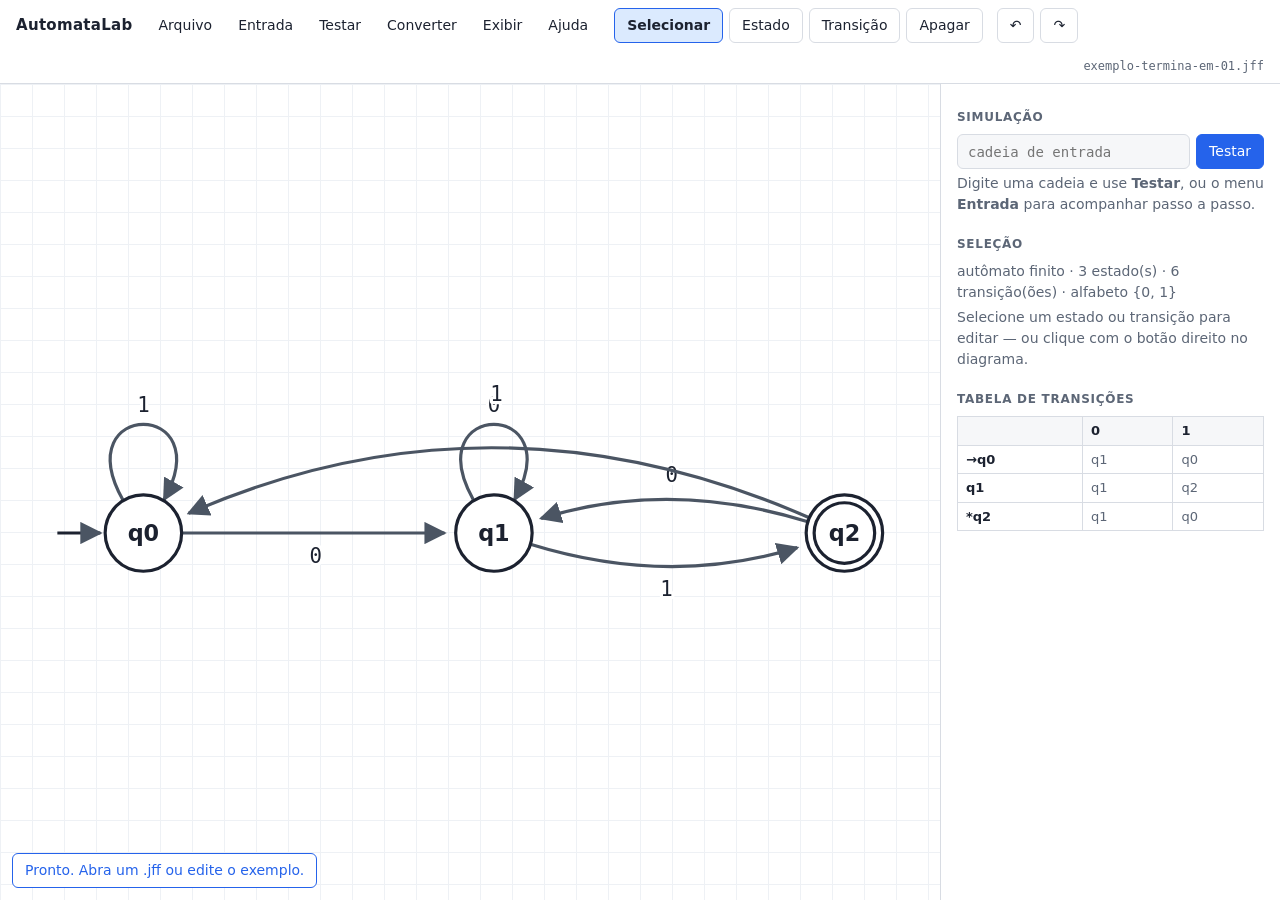
<file: index.html>
<!DOCTYPE html>
<html lang="pt-BR">
<head>
  <meta charset="utf-8">
  <meta name="viewport" content="width=device-width, initial-scale=1">
  <title>AutomataLab</title>
  <meta name="description" content="Editor e simulador web de autômatos finitos, com leitura e gravação de arquivos .jff.">
  <link rel="stylesheet" href="./src/styles.css">
</head>
<body>
  <header class="menubar">
    <h1>AutomataLab</h1>

    <nav class="menus">
      <details class="menu">
        <summary>Arquivo</summary>
        <div class="menu-items">
          <button type="button" data-cmd="new">Novo autômato finito</button>
          <button type="button" data-cmd="new-moore">Nova máquina de Moore</button>
          <button type="button" data-cmd="new-turing">Nova máquina de Turing</button>
          <button type="button" data-cmd="new-pda">Novo autômato com pilha</button>
          <hr>
          <button type="button" data-cmd="open">Abrir .jff…</button>
          <button type="button" data-cmd="merge">Mesclar .jff…</button>
          <button type="button" data-cmd="save">Salvar .jff</button>
          <hr>
          <button type="button" data-cmd="export-svg">Salvar imagem SVG</button>
          <button type="button" data-cmd="export-png">Salvar imagem PNG</button>
          <button type="button" data-cmd="print">Imprimir…</button>
          <hr>
          <button type="button" data-cmd="example">Exemplo: AF que termina em 01</button>
          <button type="button" data-cmd="example-turing">Exemplo: MT para aⁿbⁿ</button>
          <button type="button" data-cmd="example-anbncn">Exemplo: MT para aⁿbⁿcⁿ</button>
          <button type="button" data-cmd="example-adder">Exemplo: MT somador unário</button>
          <button type="button" data-cmd="example-pda">Exemplo: PDA para aⁿbⁿ</button>
        </div>
      </details>

      <details class="menu">
        <summary>Entrada</summary>
        <div class="menu-items">
          <button type="button" data-cmd="fast-run">Execução rápida…</button>
          <button type="button" data-cmd="step-closure">Passo a passo com fecho…</button>
          <button type="button" data-cmd="step-state">Passo a passo por estado…</button>
          <button type="button" data-cmd="multiple-run">Várias entradas…</button>
        </div>
      </details>

      <details class="menu">
        <summary>Testar</summary>
        <div class="menu-items">
          <button type="button" data-cmd="compare">Comparar equivalência com .jff…</button>
          <hr>
          <button type="button" data-cmd="hl-lambda">Destacar transições λ</button>
          <button type="button" data-cmd="hl-nondet">Destacar não-determinismo</button>
          <button type="button" data-cmd="clear-hl">Limpar destaques</button>
        </div>
      </details>

      <details class="menu">
        <summary>Converter</summary>
        <div class="menu-items">
          <button type="button" data-cmd="to-dfa">Converter para DFA</button>
          <button type="button" data-cmd="minimize">Minimizar DFA</button>
          <hr>
          <button type="button" data-cmd="to-regex">Converter para expressão regular</button>
          <button type="button" data-cmd="to-grammar">Converter para gramática regular</button>
          <hr>
          <button type="button" data-cmd="from-regex">Autômato a partir de expressão regular…</button>
          <button type="button" data-cmd="from-grammar">Autômato a partir de gramática…</button>
          <hr>
          <button type="button" data-cmd="remove-unreachable">Remover estados inalcançáveis</button>
          <button type="button" data-cmd="remove-useless">Remover estados inúteis</button>
          <button type="button" data-cmd="trap">Adicionar estado de erro</button>
        </div>
      </details>

      <details class="menu">
        <summary>Exibir</summary>
        <div class="menu-items">
          <button type="button" data-cmd="fit">Enquadrar</button>
          <button type="button" data-cmd="layout">Reposicionar automaticamente</button>
          <hr>
          <button type="button" data-cmd="tape-convention">Fita: alternar Menezes (Δ) / JFLAP</button>
          <button type="button" data-cmd="pda-accept">Pilha: alternar aceitação (final / vazia)</button>
        </div>
      </details>

      <details class="menu">
        <summary>Ajuda</summary>
        <div class="menu-items">
          <a href="./docs/index.html" target="_blank" rel="noopener">Documentação…</a>
          <a href="./docs/roadmap.html" target="_blank" rel="noopener">Roadmap…</a>
          <a href="./docs/sobre.html" target="_blank" rel="noopener">Informações / Sobre…</a>
        </div>
      </details>
    </nav>

    <div class="modes" role="group" aria-label="Ferramenta">
      <button type="button" data-mode="select">Selecionar</button>
      <button type="button" data-mode="state">Estado</button>
      <button type="button" data-mode="transition">Transição</button>
      <button type="button" data-mode="erase">Apagar</button>
    </div>

    <div class="modes" role="group" aria-label="Histórico">
      <button type="button" data-cmd="undo" title="Desfazer (Ctrl+Z)" aria-label="Desfazer">↶</button>
      <button type="button" data-cmd="redo" title="Refazer (Ctrl+Shift+Z)" aria-label="Refazer">↷</button>
    </div>

    <span id="file-name" class="file-name">automato.jff</span>
    <input id="file-input" type="file" accept=".jff,.xml" hidden>
    <input id="merge-input" type="file" accept=".jff,.xml" hidden>
    <input id="compare-input" type="file" accept=".jff,.xml" hidden>
  </header>

  <main>
    <div class="canvas-wrap">
      <svg id="canvas" preserveAspectRatio="xMidYMid meet" role="application"
           aria-label="Diagrama do autômato"></svg>
      <p id="status" class="status info">Carregando…</p>
    </div>

    <aside class="sidebar">
      <section>
        <h2>Simulação</h2>
        <div class="sim-run">
          <input id="sim-input" type="text" autocomplete="off" spellcheck="false"
                 placeholder="cadeia de entrada" aria-label="Cadeia de entrada">
          <button type="button" id="sim-fast" class="primary">Testar</button>
        </div>
        <div id="sim-panel"></div>
      </section>

      <section>
        <h2>Seleção</h2>
        <div id="details"></div>
      </section>

      <section>
        <h2>Tabela de transições</h2>
        <div id="transition-table"></div>
      </section>
    </aside>
  </main>

  <dialog id="prompt-dialog">
    <form method="dialog">
      <label id="prompt-label" for="prompt-input">Valor</label>
      <input id="prompt-input" type="text" autocomplete="off" spellcheck="false">
      <p id="prompt-hint" class="hint"></p>
      <menu>
        <!-- Cancelar não é submit: assim o Enter no campo confirma, não cancela -->
        <button type="button" id="prompt-cancel">Cancelar</button>
        <button type="submit" value="ok" class="primary">OK</button>
      </menu>
    </form>
  </dialog>

  <dialog id="text-dialog">
    <label id="text-label" for="text-area">Texto</label>
    <textarea id="text-area" rows="7" spellcheck="false" autocomplete="off"></textarea>
    <p id="text-hint" class="hint"></p>
    <menu>
      <button type="button" id="text-cancel">Cancelar</button>
      <button type="button" id="text-ok" class="primary">OK</button>
    </menu>
  </dialog>

  <dialog id="batch-dialog">
    <label for="batch-input">Uma cadeia por linha</label>
    <textarea id="batch-input" rows="6" spellcheck="false"
              placeholder="01&#10;1101&#10;(linha vazia = cadeia vazia)"></textarea>
    <div id="batch-results"></div>
    <menu>
      <button type="button" id="batch-close">Fechar</button>
      <button type="button" id="batch-run" class="primary">Executar</button>
    </menu>
  </dialog>

  <script type="module" src="./src/ui/app.js"></script>
</body>
</html>
</file>
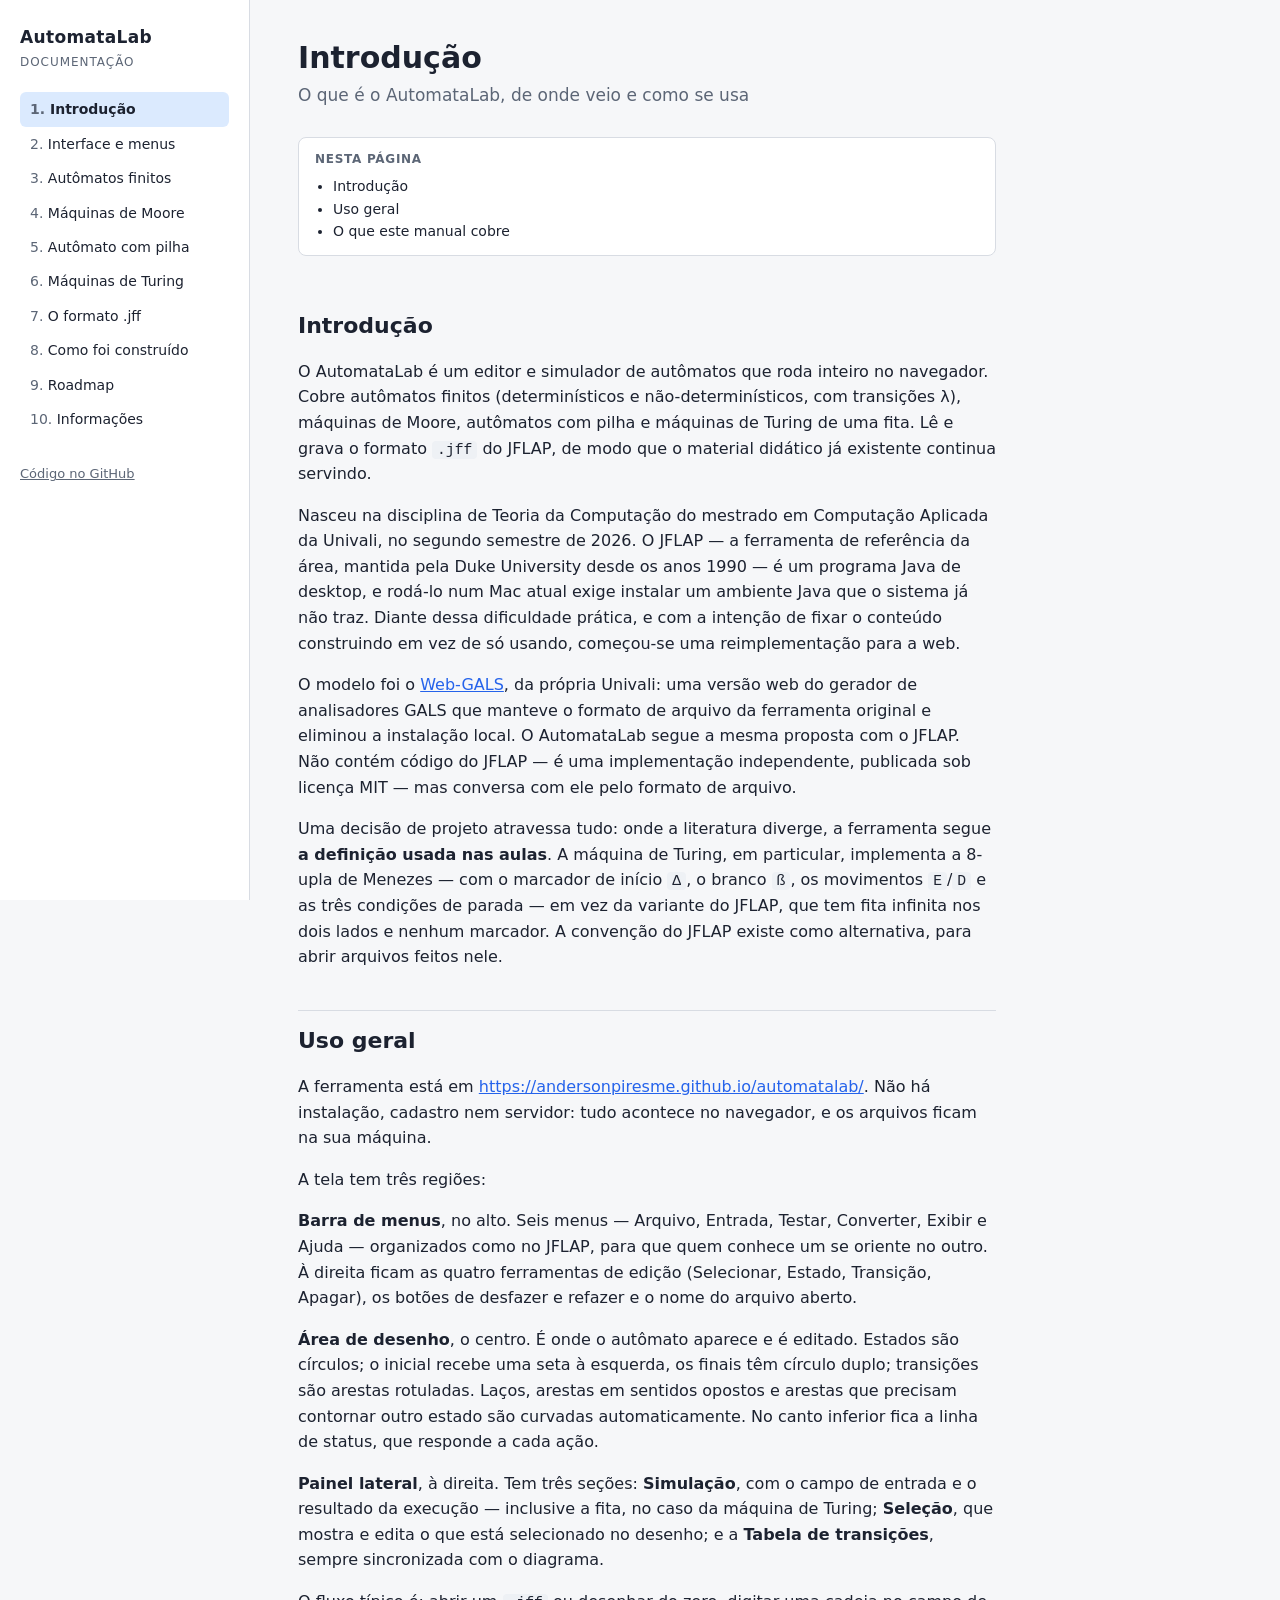
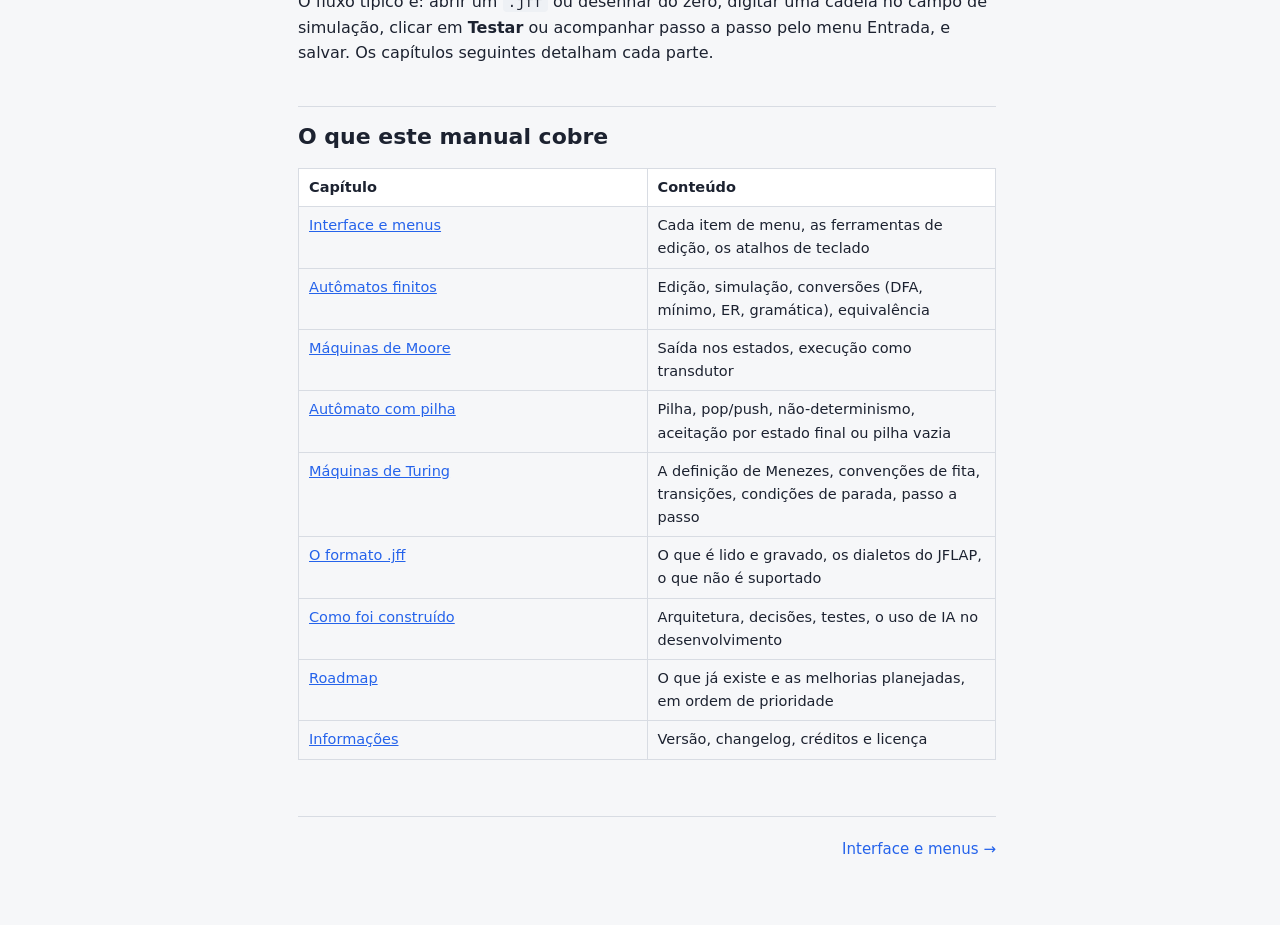
<file: docs/index.html>
<!DOCTYPE html>
<html lang="pt-BR">
<head>
  <meta charset="utf-8">
  <meta name="viewport" content="width=device-width, initial-scale=1">
  <title>Introdução — AutomataLab</title>
  <link rel="stylesheet" href="docs.css">
</head>
<body>
  <nav class="sidebar" aria-label="Capítulos">
    <a class="brand" href="../">AutomataLab</a>
    <p class="brand-sub">Documentação</p>
    <ol>
      <li><a href="index.html" aria-current="page">Introdução</a></li>
      <li><a href="interface.html">Interface e menus</a></li>
      <li><a href="automatos-finitos.html">Autômatos finitos</a></li>
      <li><a href="moore.html">Máquinas de Moore</a></li>
      <li><a href="pushdown.html">Autômato com pilha</a></li>
      <li><a href="turing.html">Máquinas de Turing</a></li>
      <li><a href="formato-jff.html">O formato .jff</a></li>
      <li><a href="arquitetura.html">Como foi construído</a></li>
      <li><a href="roadmap.html">Roadmap</a></li>
      <li><a href="sobre.html">Informações</a></li>
    </ol>
    <p class="sidebar-foot"><a href="https://github.com/andersonpiresme/automatalab">Código no GitHub</a></p>
  </nav>

  <main class="content">
    <article>
      <h1>Introdução</h1>
      <p class="subtitle">O que é o AutomataLab, de onde veio e como se
usa</p>
      <nav class="toc" aria-label="Nesta página">
        <p class="toc-title">Nesta página</p>
<ul>
<li><a href="#introdução" id="toc-introdução">Introdução</a></li>
<li><a href="#uso-geral" id="toc-uso-geral">Uso geral</a></li>
<li><a href="#o-que-este-manual-cobre"
id="toc-o-que-este-manual-cobre">O que este manual cobre</a></li>
</ul>
      </nav>
<h2 id="introdução">Introdução</h2>
<p>O AutomataLab é um editor e simulador de autômatos que roda inteiro
no navegador. Cobre autômatos finitos (determinísticos e
não-determinísticos, com transições λ), máquinas de Moore, autômatos com
pilha e máquinas de Turing de uma fita. Lê e grava o formato
<code>.jff</code> do JFLAP, de modo que o material didático já existente
continua servindo.</p>
<p>Nasceu na disciplina de Teoria da Computação do mestrado em
Computação Aplicada da Univali, no segundo semestre de 2026. O JFLAP — a
ferramenta de referência da área, mantida pela Duke University desde os
anos 1990 — é um programa Java de desktop, e rodá-lo num Mac atual exige
instalar um ambiente Java que o sistema já não traz. Diante dessa
dificuldade prática, e com a intenção de fixar o conteúdo construindo em
vez de só usando, começou-se uma reimplementação para a web.</p>
<p>O modelo foi o <a
href="https://lia-univali.github.io/Web-GALS/">Web-GALS</a>, da própria
Univali: uma versão web do gerador de analisadores GALS que manteve o
formato de arquivo da ferramenta original e eliminou a instalação local.
O AutomataLab segue a mesma proposta com o JFLAP. Não contém código do
JFLAP — é uma implementação independente, publicada sob licença MIT —
mas conversa com ele pelo formato de arquivo.</p>
<p>Uma decisão de projeto atravessa tudo: onde a literatura diverge, a
ferramenta segue <strong>a definição usada nas aulas</strong>. A máquina
de Turing, em particular, implementa a 8-upla de Menezes — com o
marcador de início <code>Δ</code>, o branco <code>ß</code>, os
movimentos <code>E</code>/<code>D</code> e as três condições de parada —
em vez da variante do JFLAP, que tem fita infinita nos dois lados e
nenhum marcador. A convenção do JFLAP existe como alternativa, para
abrir arquivos feitos nele.</p>
<h2 id="uso-geral">Uso geral</h2>
<p>A ferramenta está em <a
href="https://andersonpiresme.github.io/automatalab/"
class="uri">https://andersonpiresme.github.io/automatalab/</a>. Não há
instalação, cadastro nem servidor: tudo acontece no navegador, e os
arquivos ficam na sua máquina.</p>
<p>A tela tem três regiões:</p>
<p><strong>Barra de menus</strong>, no alto. Seis menus — Arquivo,
Entrada, Testar, Converter, Exibir e Ajuda — organizados como no JFLAP,
para que quem conhece um se oriente no outro. À direita ficam as quatro
ferramentas de edição (Selecionar, Estado, Transição, Apagar), os botões
de desfazer e refazer e o nome do arquivo aberto.</p>
<p><strong>Área de desenho</strong>, o centro. É onde o autômato aparece
e é editado. Estados são círculos; o inicial recebe uma seta à esquerda,
os finais têm círculo duplo; transições são arestas rotuladas. Laços,
arestas em sentidos opostos e arestas que precisam contornar outro
estado são curvadas automaticamente. No canto inferior fica a linha de
status, que responde a cada ação.</p>
<p><strong>Painel lateral</strong>, à direita. Tem três seções:
<strong>Simulação</strong>, com o campo de entrada e o resultado da
execução — inclusive a fita, no caso da máquina de Turing;
<strong>Seleção</strong>, que mostra e edita o que está selecionado no
desenho; e a <strong>Tabela de transições</strong>, sempre sincronizada
com o diagrama.</p>
<p>O fluxo típico é: abrir um <code>.jff</code> ou desenhar do zero,
digitar uma cadeia no campo de simulação, clicar em
<strong>Testar</strong> ou acompanhar passo a passo pelo menu Entrada, e
salvar. Os capítulos seguintes detalham cada parte.</p>
<h2 id="o-que-este-manual-cobre">O que este manual cobre</h2>
<table>
<colgroup>
<col style="width: 50%" />
<col style="width: 50%" />
</colgroup>
<thead>
<tr>
<th>Capítulo</th>
<th>Conteúdo</th>
</tr>
</thead>
<tbody>
<tr>
<td><a href="interface.html">Interface e menus</a></td>
<td>Cada item de menu, as ferramentas de edição, os atalhos de
teclado</td>
</tr>
<tr>
<td><a href="automatos-finitos.html">Autômatos finitos</a></td>
<td>Edição, simulação, conversões (DFA, mínimo, ER, gramática),
equivalência</td>
</tr>
<tr>
<td><a href="moore.html">Máquinas de Moore</a></td>
<td>Saída nos estados, execução como transdutor</td>
</tr>
<tr>
<td><a href="pushdown.html">Autômato com pilha</a></td>
<td>Pilha, pop/push, não-determinismo, aceitação por estado final ou
pilha vazia</td>
</tr>
<tr>
<td><a href="turing.html">Máquinas de Turing</a></td>
<td>A definição de Menezes, convenções de fita, transições, condições de
parada, passo a passo</td>
</tr>
<tr>
<td><a href="formato-jff.html">O formato .jff</a></td>
<td>O que é lido e gravado, os dialetos do JFLAP, o que não é
suportado</td>
</tr>
<tr>
<td><a href="arquitetura.html">Como foi construído</a></td>
<td>Arquitetura, decisões, testes, o uso de IA no desenvolvimento</td>
</tr>
<tr>
<td><a href="roadmap.html">Roadmap</a></td>
<td>O que já existe e as melhorias planejadas, em ordem de
prioridade</td>
</tr>
<tr>
<td><a href="sobre.html">Informações</a></td>
<td>Versão, changelog, créditos e licença</td>
</tr>
</tbody>
</table>
    </article>
    <footer class="chapter-nav">
      <span></span>
      <a class="next" href="interface.html">Interface e menus →</a>
    </footer>
  </main>
</body>
</html>
</file>
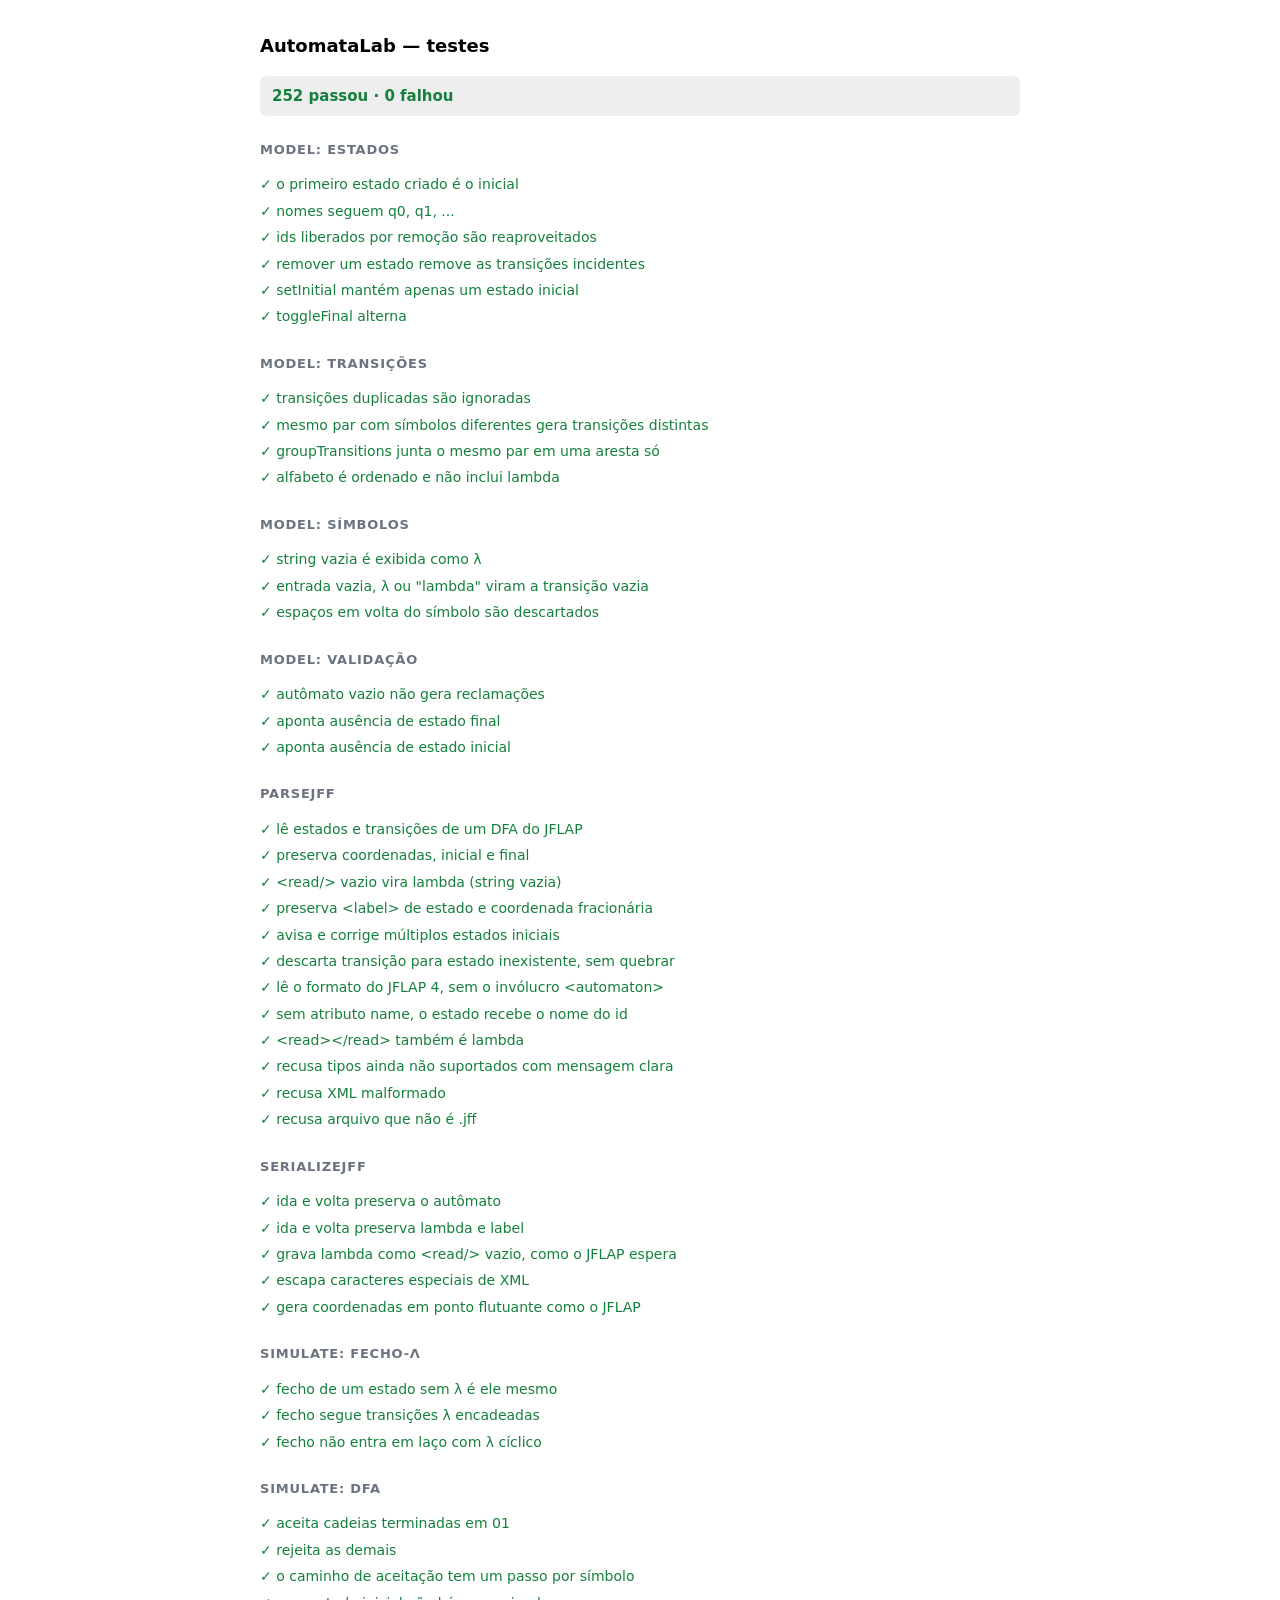
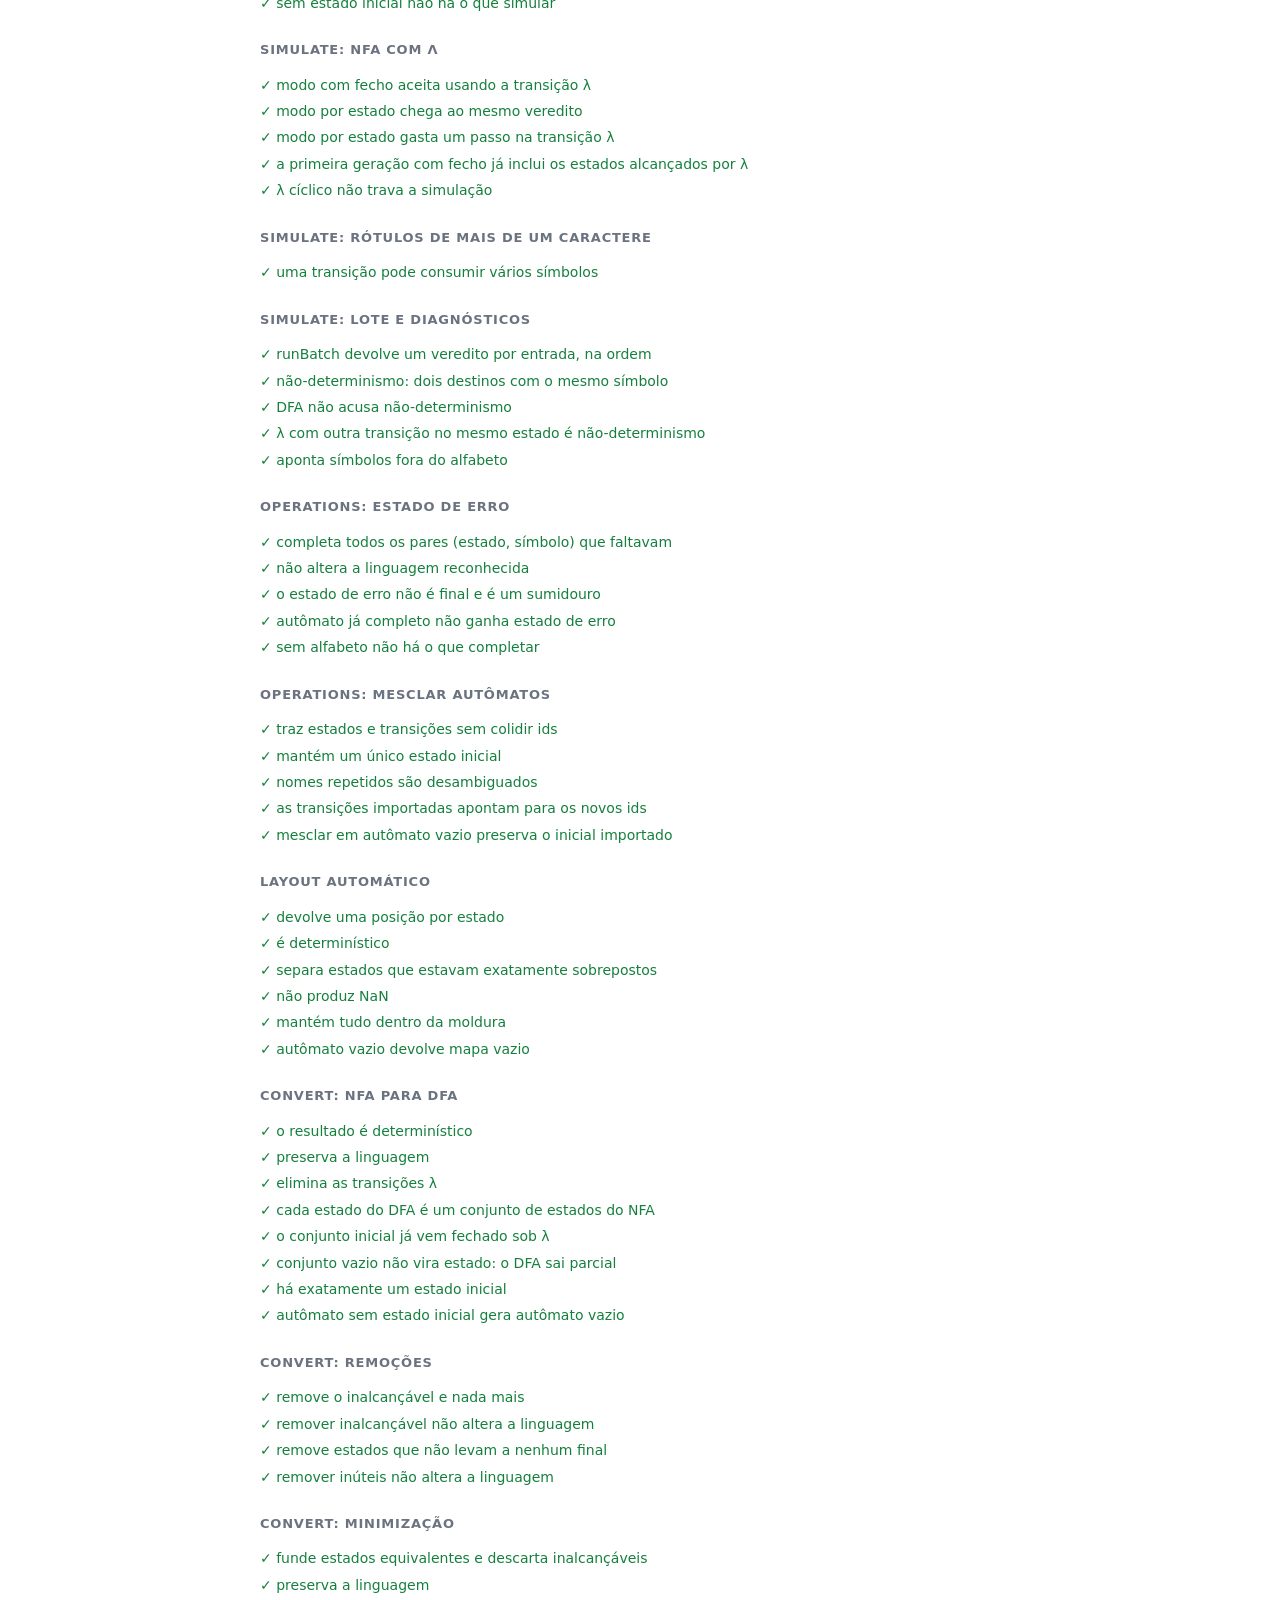
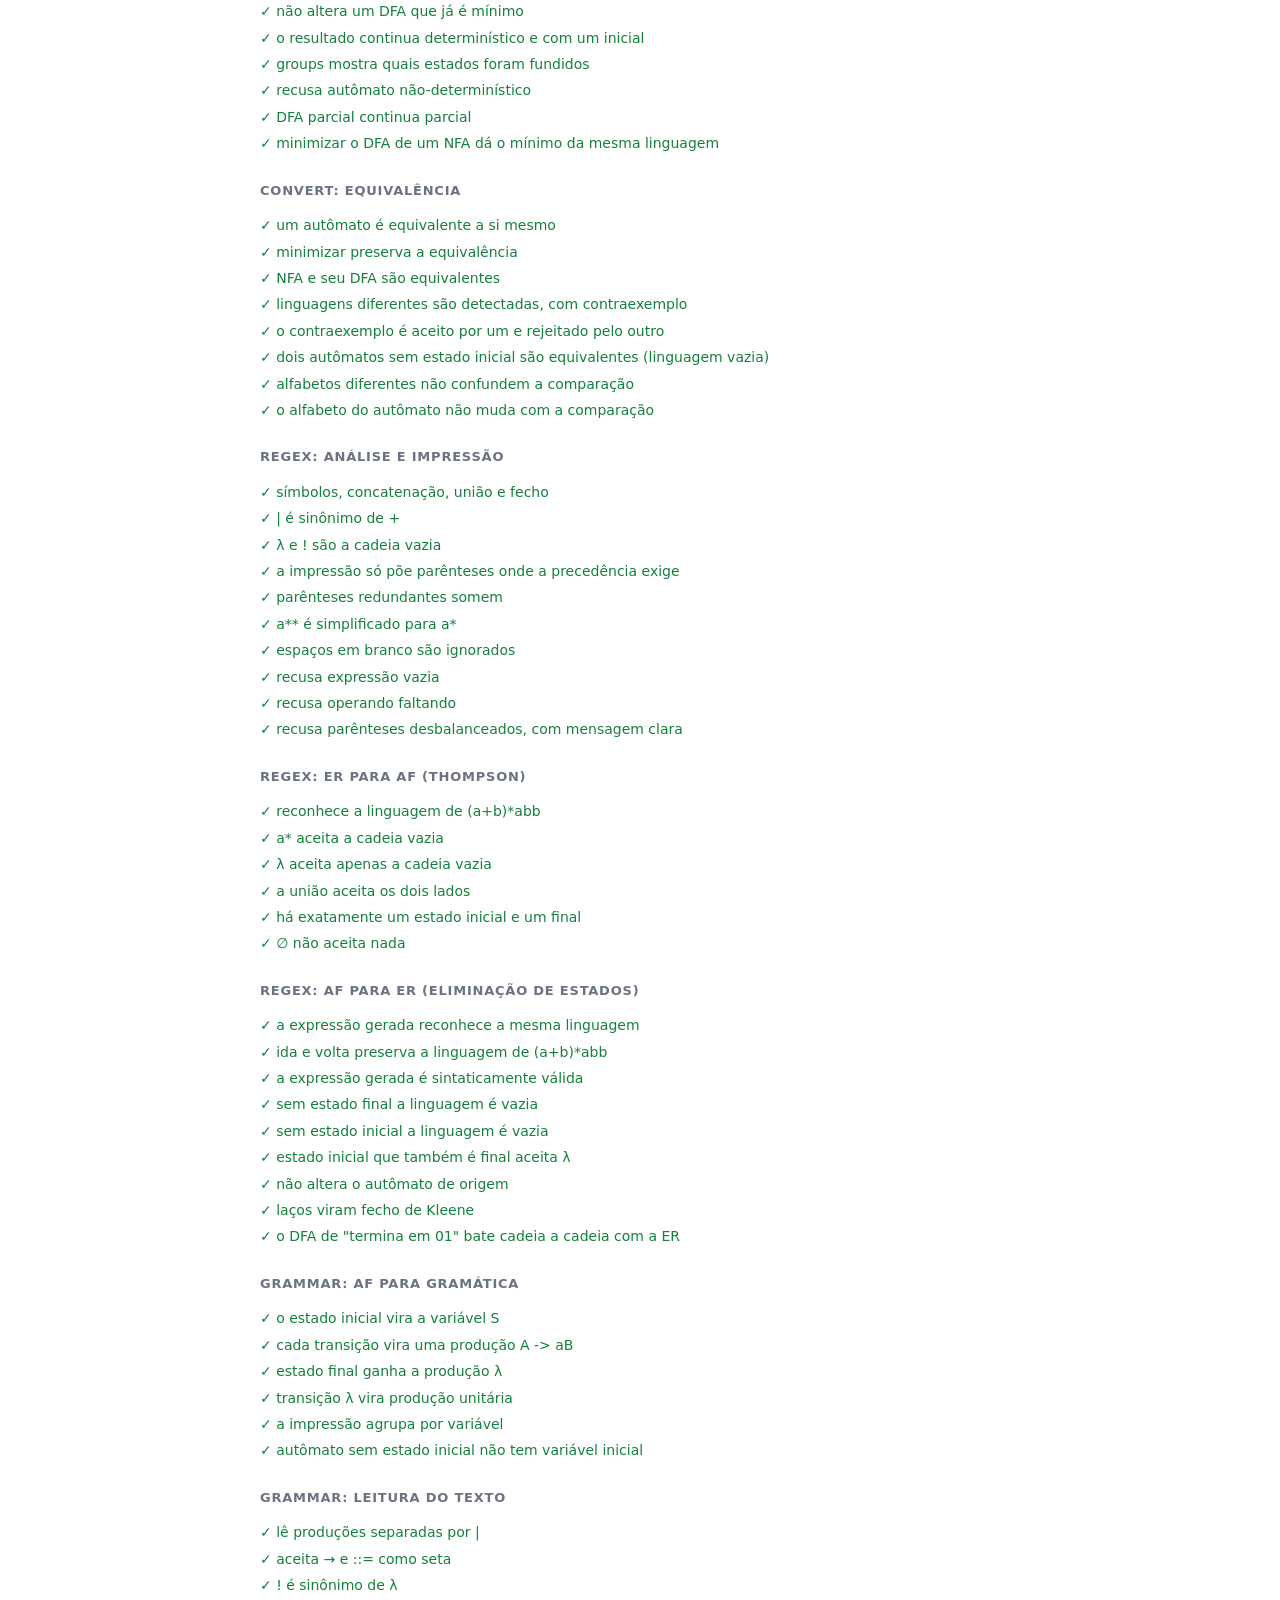
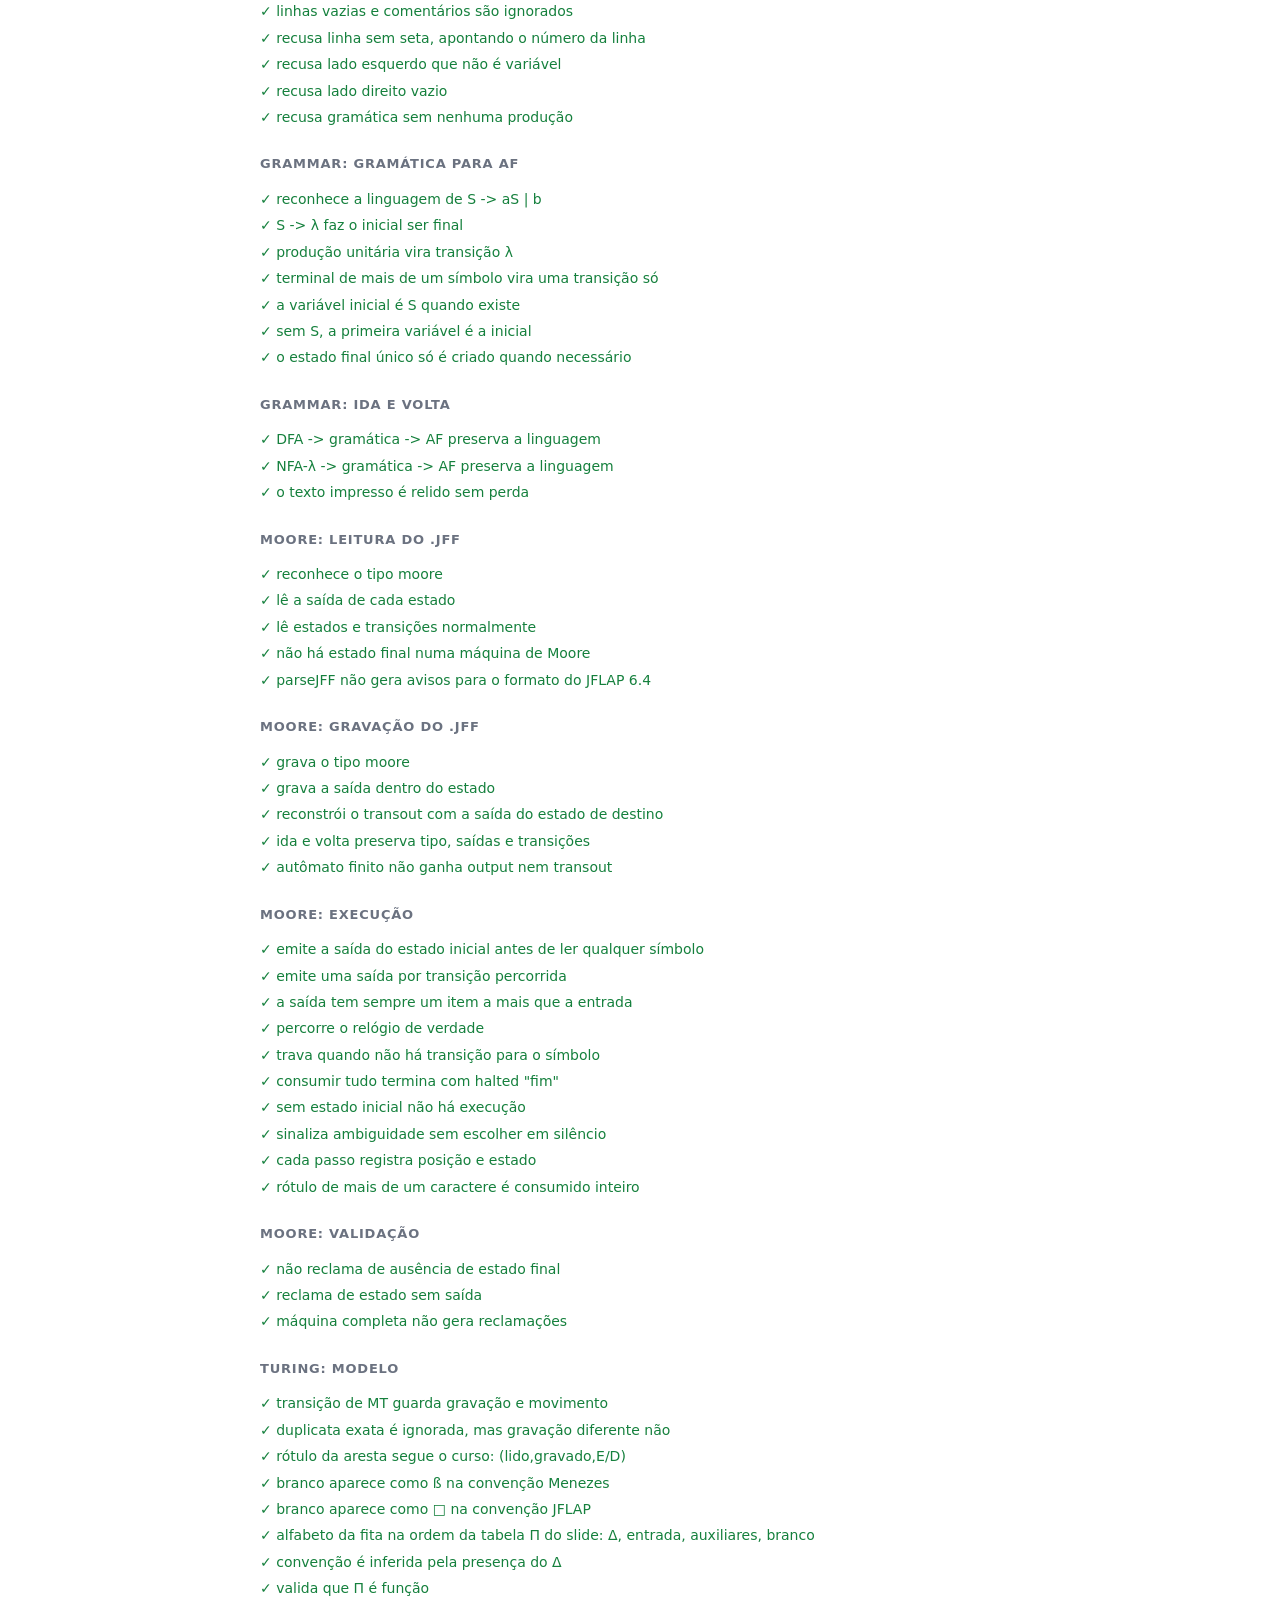
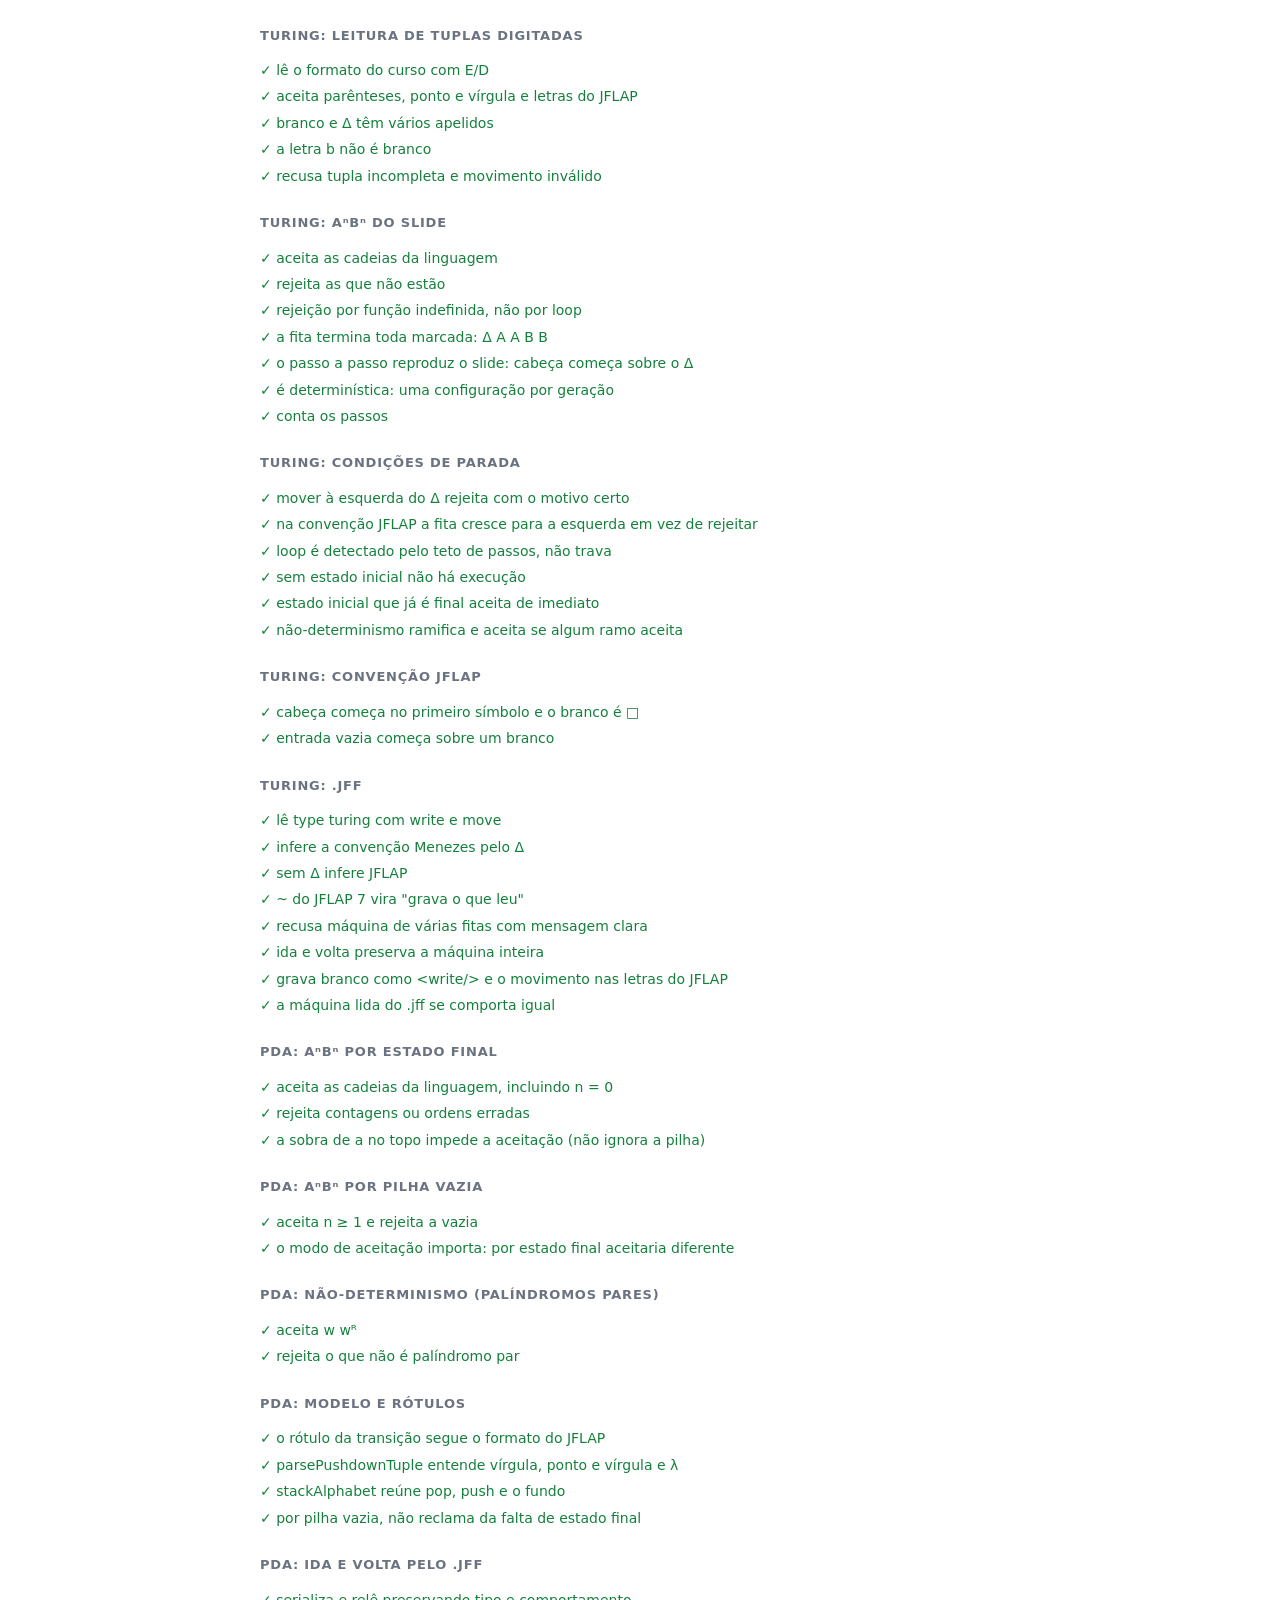
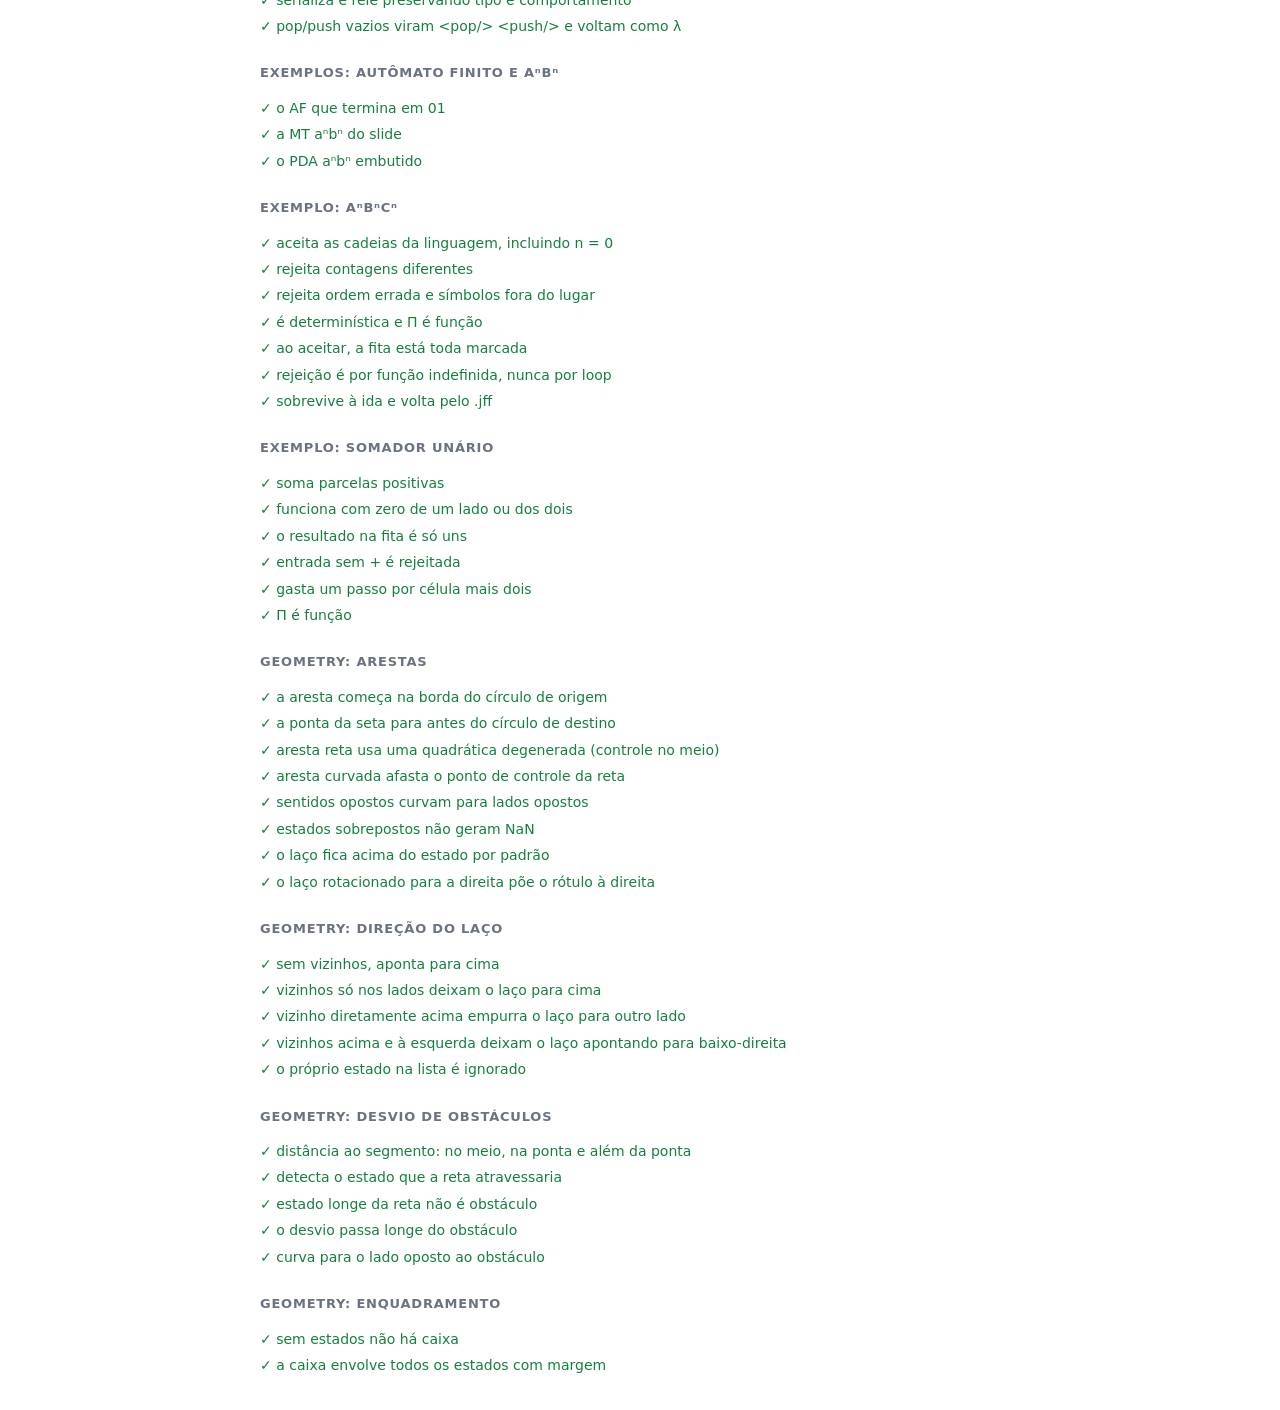
<file: tests.html>
<!DOCTYPE html>
<html lang="pt-BR">
<head>
  <meta charset="utf-8">
  <meta name="viewport" content="width=device-width, initial-scale=1">
  <title>testes — AutomataLab</title>
  <style>
    :root { color-scheme: light dark; }
    body { font: 14px/1.6 system-ui, sans-serif; margin: 32px auto; max-width: 760px; padding: 0 16px; }
    h1 { font-size: 18px; }
    h2 { font-size: 13px; text-transform: uppercase; letter-spacing: .06em; color: #6b7280; margin-top: 24px; }
    ul { list-style: none; padding: 0; margin: 0; }
    li { padding: 2px 0; }
    .pass { color: #15803d; }
    .fail { color: #b91c1c; }
    pre { margin: 4px 0 8px 16px; padding: 8px; background: #0001; border-radius: 4px; white-space: pre-wrap; }
    .summary { font-weight: 600; font-size: 15px; padding: 8px 12px; border-radius: 6px; background: #0001; }
  </style>
</head>
<body>
  <h1>AutomataLab — testes</h1>
  <div id="results">executando…</div>

  <script type="module">
    import { run } from './tests/runner.js';
    // a ordem dos imports define a ordem dos blocos no relatório
    await import('./tests/model.test.js');
    await import('./tests/jff.test.js');
    await import('./tests/simulate.test.js');
    await import('./tests/operations.test.js');
    await import('./tests/convert.test.js');
    await import('./tests/regex.test.js');
    await import('./tests/grammar.test.js');
    await import('./tests/moore.test.js');
    await import('./tests/turing.test.js');
    await import('./tests/pushdown.test.js');
    await import('./tests/examples.test.js');
    await import('./tests/geometry.test.js');
    const { failed } = run(document.getElementById('results'));
    // facilita a checagem automatizada
    window.__testsFailed = failed;
  </script>
</body>
</html>
</file>
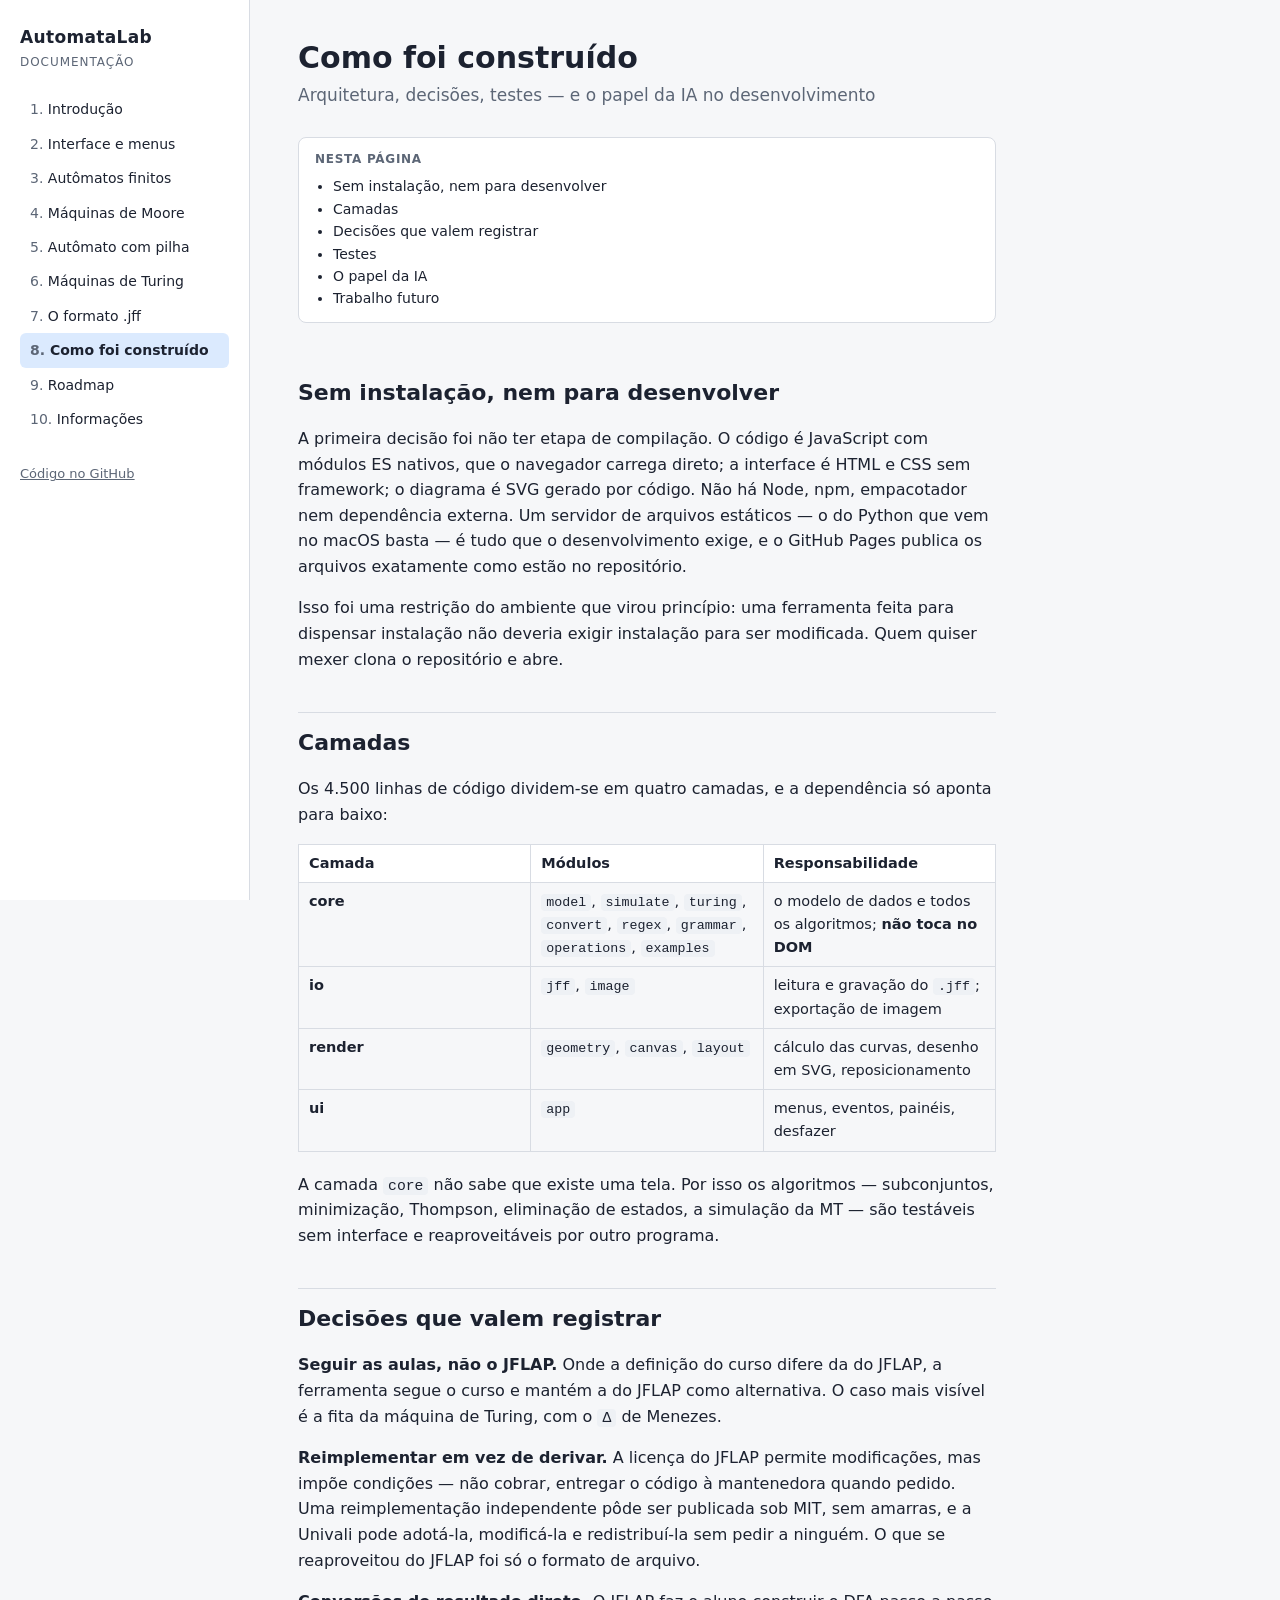
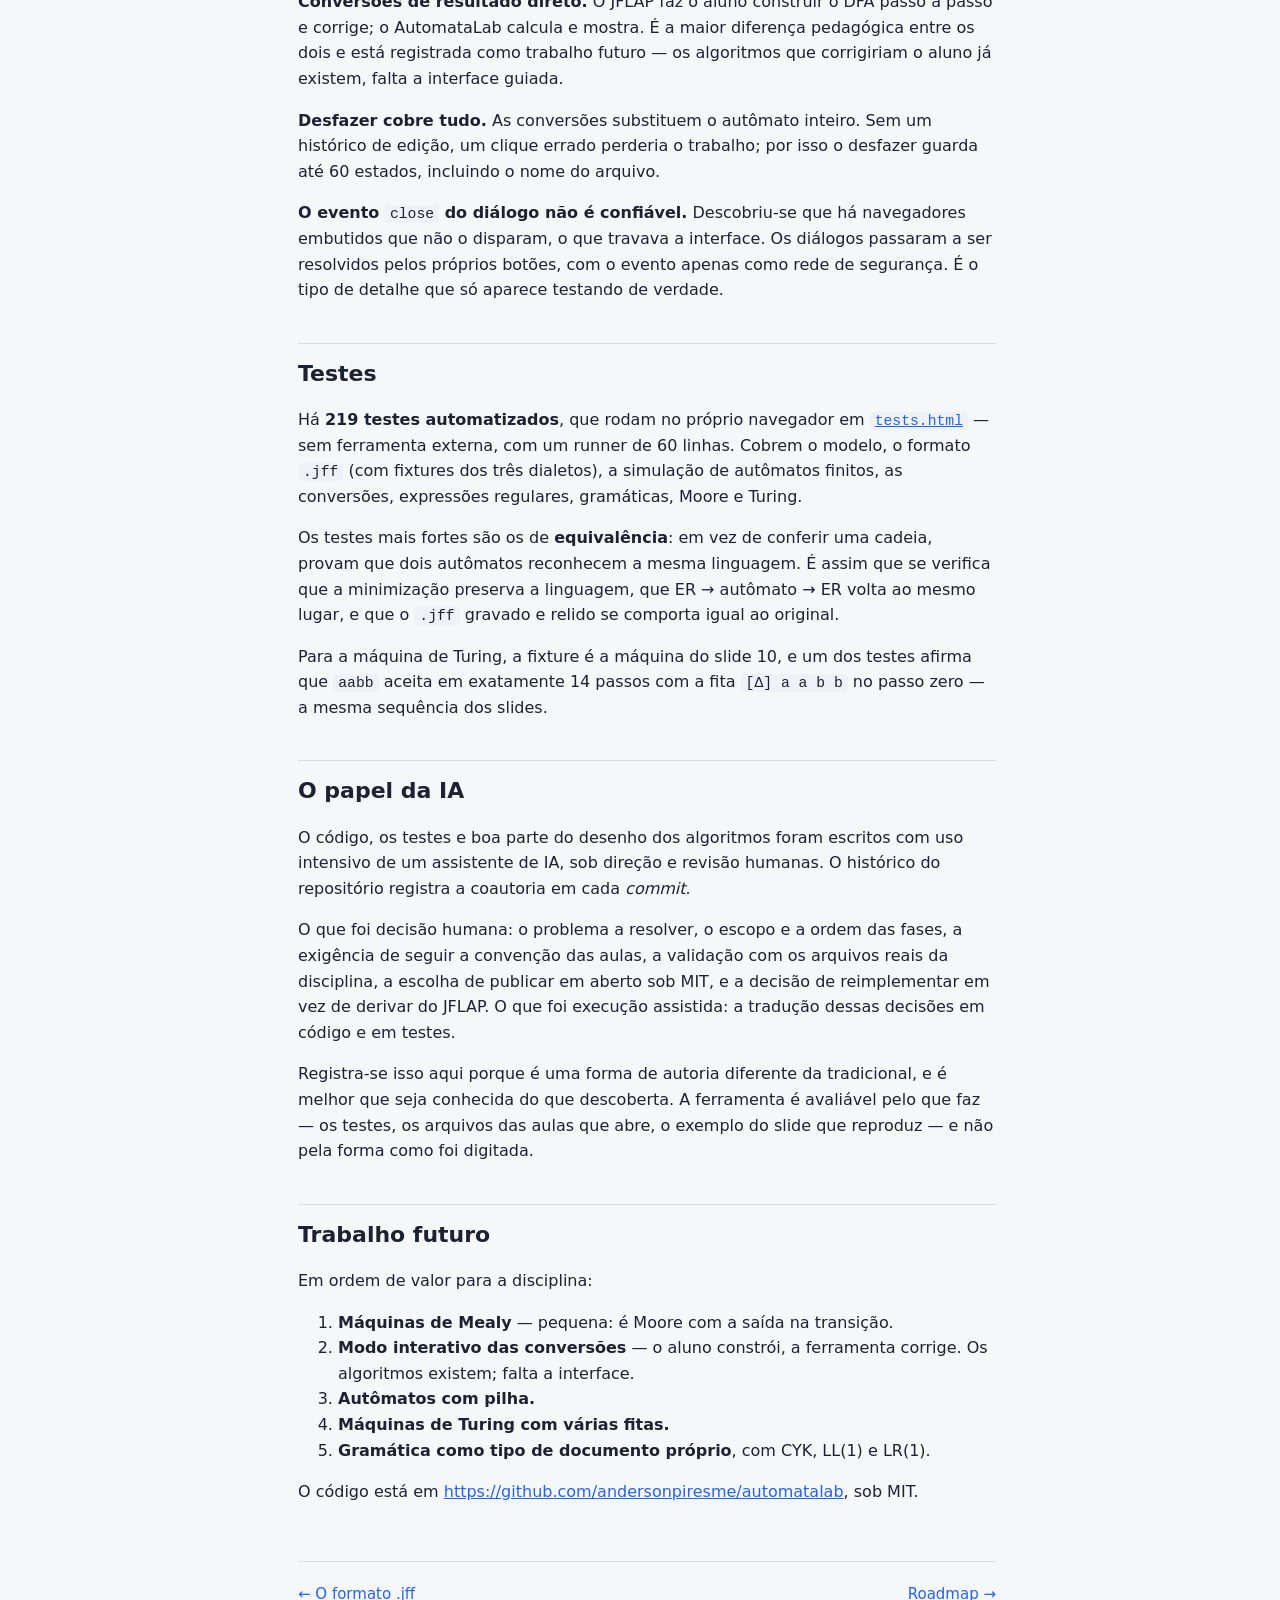
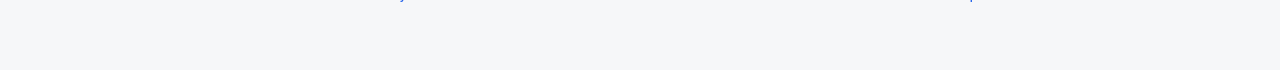
<file: docs/arquitetura.html>
<!DOCTYPE html>
<html lang="pt-BR">
<head>
  <meta charset="utf-8">
  <meta name="viewport" content="width=device-width, initial-scale=1">
  <title>Como foi construído — AutomataLab</title>
  <link rel="stylesheet" href="docs.css">
</head>
<body>
  <nav class="sidebar" aria-label="Capítulos">
    <a class="brand" href="../">AutomataLab</a>
    <p class="brand-sub">Documentação</p>
    <ol>
      <li><a href="index.html">Introdução</a></li>
      <li><a href="interface.html">Interface e menus</a></li>
      <li><a href="automatos-finitos.html">Autômatos finitos</a></li>
      <li><a href="moore.html">Máquinas de Moore</a></li>
      <li><a href="pushdown.html">Autômato com pilha</a></li>
      <li><a href="turing.html">Máquinas de Turing</a></li>
      <li><a href="formato-jff.html">O formato .jff</a></li>
      <li><a href="arquitetura.html" aria-current="page">Como foi construído</a></li>
      <li><a href="roadmap.html">Roadmap</a></li>
      <li><a href="sobre.html">Informações</a></li>
    </ol>
    <p class="sidebar-foot"><a href="https://github.com/andersonpiresme/automatalab">Código no GitHub</a></p>
  </nav>

  <main class="content">
    <article>
      <h1>Como foi construído</h1>
      <p class="subtitle">Arquitetura, decisões, testes — e o papel da
IA no desenvolvimento</p>
      <nav class="toc" aria-label="Nesta página">
        <p class="toc-title">Nesta página</p>
<ul>
<li><a href="#sem-instalação-nem-para-desenvolver"
id="toc-sem-instalação-nem-para-desenvolver">Sem instalação, nem para
desenvolver</a></li>
<li><a href="#camadas" id="toc-camadas">Camadas</a></li>
<li><a href="#decisões-que-valem-registrar"
id="toc-decisões-que-valem-registrar">Decisões que valem
registrar</a></li>
<li><a href="#testes" id="toc-testes">Testes</a></li>
<li><a href="#o-papel-da-ia" id="toc-o-papel-da-ia">O papel da
IA</a></li>
<li><a href="#trabalho-futuro" id="toc-trabalho-futuro">Trabalho
futuro</a></li>
</ul>
      </nav>
<h2 id="sem-instalação-nem-para-desenvolver">Sem instalação, nem para
desenvolver</h2>
<p>A primeira decisão foi não ter etapa de compilação. O código é
JavaScript com módulos ES nativos, que o navegador carrega direto; a
interface é HTML e CSS sem framework; o diagrama é SVG gerado por
código. Não há Node, npm, empacotador nem dependência externa. Um
servidor de arquivos estáticos — o do Python que vem no macOS basta — é
tudo que o desenvolvimento exige, e o GitHub Pages publica os arquivos
exatamente como estão no repositório.</p>
<p>Isso foi uma restrição do ambiente que virou princípio: uma
ferramenta feita para dispensar instalação não deveria exigir instalação
para ser modificada. Quem quiser mexer clona o repositório e abre.</p>
<h2 id="camadas">Camadas</h2>
<p>Os 4.500 linhas de código dividem-se em quatro camadas, e a
dependência só aponta para baixo:</p>
<table>
<colgroup>
<col style="width: 33%" />
<col style="width: 33%" />
<col style="width: 33%" />
</colgroup>
<thead>
<tr>
<th>Camada</th>
<th>Módulos</th>
<th>Responsabilidade</th>
</tr>
</thead>
<tbody>
<tr>
<td><strong>core</strong></td>
<td><code>model</code>, <code>simulate</code>, <code>turing</code>,
<code>convert</code>, <code>regex</code>, <code>grammar</code>,
<code>operations</code>, <code>examples</code></td>
<td>o modelo de dados e todos os algoritmos; <strong>não toca no
DOM</strong></td>
</tr>
<tr>
<td><strong>io</strong></td>
<td><code>jff</code>, <code>image</code></td>
<td>leitura e gravação do <code>.jff</code>; exportação de imagem</td>
</tr>
<tr>
<td><strong>render</strong></td>
<td><code>geometry</code>, <code>canvas</code>, <code>layout</code></td>
<td>cálculo das curvas, desenho em SVG, reposicionamento</td>
</tr>
<tr>
<td><strong>ui</strong></td>
<td><code>app</code></td>
<td>menus, eventos, painéis, desfazer</td>
</tr>
</tbody>
</table>
<p>A camada <code>core</code> não sabe que existe uma tela. Por isso os
algoritmos — subconjuntos, minimização, Thompson, eliminação de estados,
a simulação da MT — são testáveis sem interface e reaproveitáveis por
outro programa.</p>
<h2 id="decisões-que-valem-registrar">Decisões que valem registrar</h2>
<p><strong>Seguir as aulas, não o JFLAP.</strong> Onde a definição do
curso difere da do JFLAP, a ferramenta segue o curso e mantém a do JFLAP
como alternativa. O caso mais visível é a fita da máquina de Turing, com
o <code>Δ</code> de Menezes.</p>
<p><strong>Reimplementar em vez de derivar.</strong> A licença do JFLAP
permite modificações, mas impõe condições — não cobrar, entregar o
código à mantenedora quando pedido. Uma reimplementação independente
pôde ser publicada sob MIT, sem amarras, e a Univali pode adotá-la,
modificá-la e redistribuí-la sem pedir a ninguém. O que se reaproveitou
do JFLAP foi só o formato de arquivo.</p>
<p><strong>Conversões de resultado direto.</strong> O JFLAP faz o aluno
construir o DFA passo a passo e corrige; o AutomataLab calcula e mostra.
É a maior diferença pedagógica entre os dois e está registrada como
trabalho futuro — os algoritmos que corrigiriam o aluno já existem,
falta a interface guiada.</p>
<p><strong>Desfazer cobre tudo.</strong> As conversões substituem o
autômato inteiro. Sem um histórico de edição, um clique errado perderia
o trabalho; por isso o desfazer guarda até 60 estados, incluindo o nome
do arquivo.</p>
<p><strong>O evento <code>close</code> do diálogo não é
confiável.</strong> Descobriu-se que há navegadores embutidos que não o
disparam, o que travava a interface. Os diálogos passaram a ser
resolvidos pelos próprios botões, com o evento apenas como rede de
segurança. É o tipo de detalhe que só aparece testando de verdade.</p>
<h2 id="testes">Testes</h2>
<p>Há <strong>219 testes automatizados</strong>, que rodam no próprio
navegador em <a href="../tests.html"><code>tests.html</code></a> — sem
ferramenta externa, com um runner de 60 linhas. Cobrem o modelo, o
formato <code>.jff</code> (com fixtures dos três dialetos), a simulação
de autômatos finitos, as conversões, expressões regulares, gramáticas,
Moore e Turing.</p>
<p>Os testes mais fortes são os de <strong>equivalência</strong>: em vez
de conferir uma cadeia, provam que dois autômatos reconhecem a mesma
linguagem. É assim que se verifica que a minimização preserva a
linguagem, que ER → autômato → ER volta ao mesmo lugar, e que o
<code>.jff</code> gravado e relido se comporta igual ao original.</p>
<p>Para a máquina de Turing, a fixture é a máquina do slide 10, e um dos
testes afirma que <code>aabb</code> aceita em exatamente 14 passos com a
fita <code>[Δ] a a b b</code> no passo zero — a mesma sequência dos
slides.</p>
<h2 id="o-papel-da-ia">O papel da IA</h2>
<p>O código, os testes e boa parte do desenho dos algoritmos foram
escritos com uso intensivo de um assistente de IA, sob direção e revisão
humanas. O histórico do repositório registra a coautoria em cada
<em>commit</em>.</p>
<p>O que foi decisão humana: o problema a resolver, o escopo e a ordem
das fases, a exigência de seguir a convenção das aulas, a validação com
os arquivos reais da disciplina, a escolha de publicar em aberto sob
MIT, e a decisão de reimplementar em vez de derivar do JFLAP. O que foi
execução assistida: a tradução dessas decisões em código e em
testes.</p>
<p>Registra-se isso aqui porque é uma forma de autoria diferente da
tradicional, e é melhor que seja conhecida do que descoberta. A
ferramenta é avaliável pelo que faz — os testes, os arquivos das aulas
que abre, o exemplo do slide que reproduz — e não pela forma como foi
digitada.</p>
<h2 id="trabalho-futuro">Trabalho futuro</h2>
<p>Em ordem de valor para a disciplina:</p>
<ol type="1">
<li><strong>Máquinas de Mealy</strong> — pequena: é Moore com a saída na
transição.</li>
<li><strong>Modo interativo das conversões</strong> — o aluno constrói,
a ferramenta corrige. Os algoritmos existem; falta a interface.</li>
<li><strong>Autômatos com pilha.</strong></li>
<li><strong>Máquinas de Turing com várias fitas.</strong></li>
<li><strong>Gramática como tipo de documento próprio</strong>, com CYK,
LL(1) e LR(1).</li>
</ol>
<p>O código está em <a
href="https://github.com/andersonpiresme/automatalab"
class="uri">https://github.com/andersonpiresme/automatalab</a>, sob
MIT.</p>
    </article>
    <footer class="chapter-nav">
      <a class="prev" href="formato-jff.html">← O formato .jff</a>
      <a class="next" href="roadmap.html">Roadmap →</a>
    </footer>
  </main>
</body>
</html>
</file>
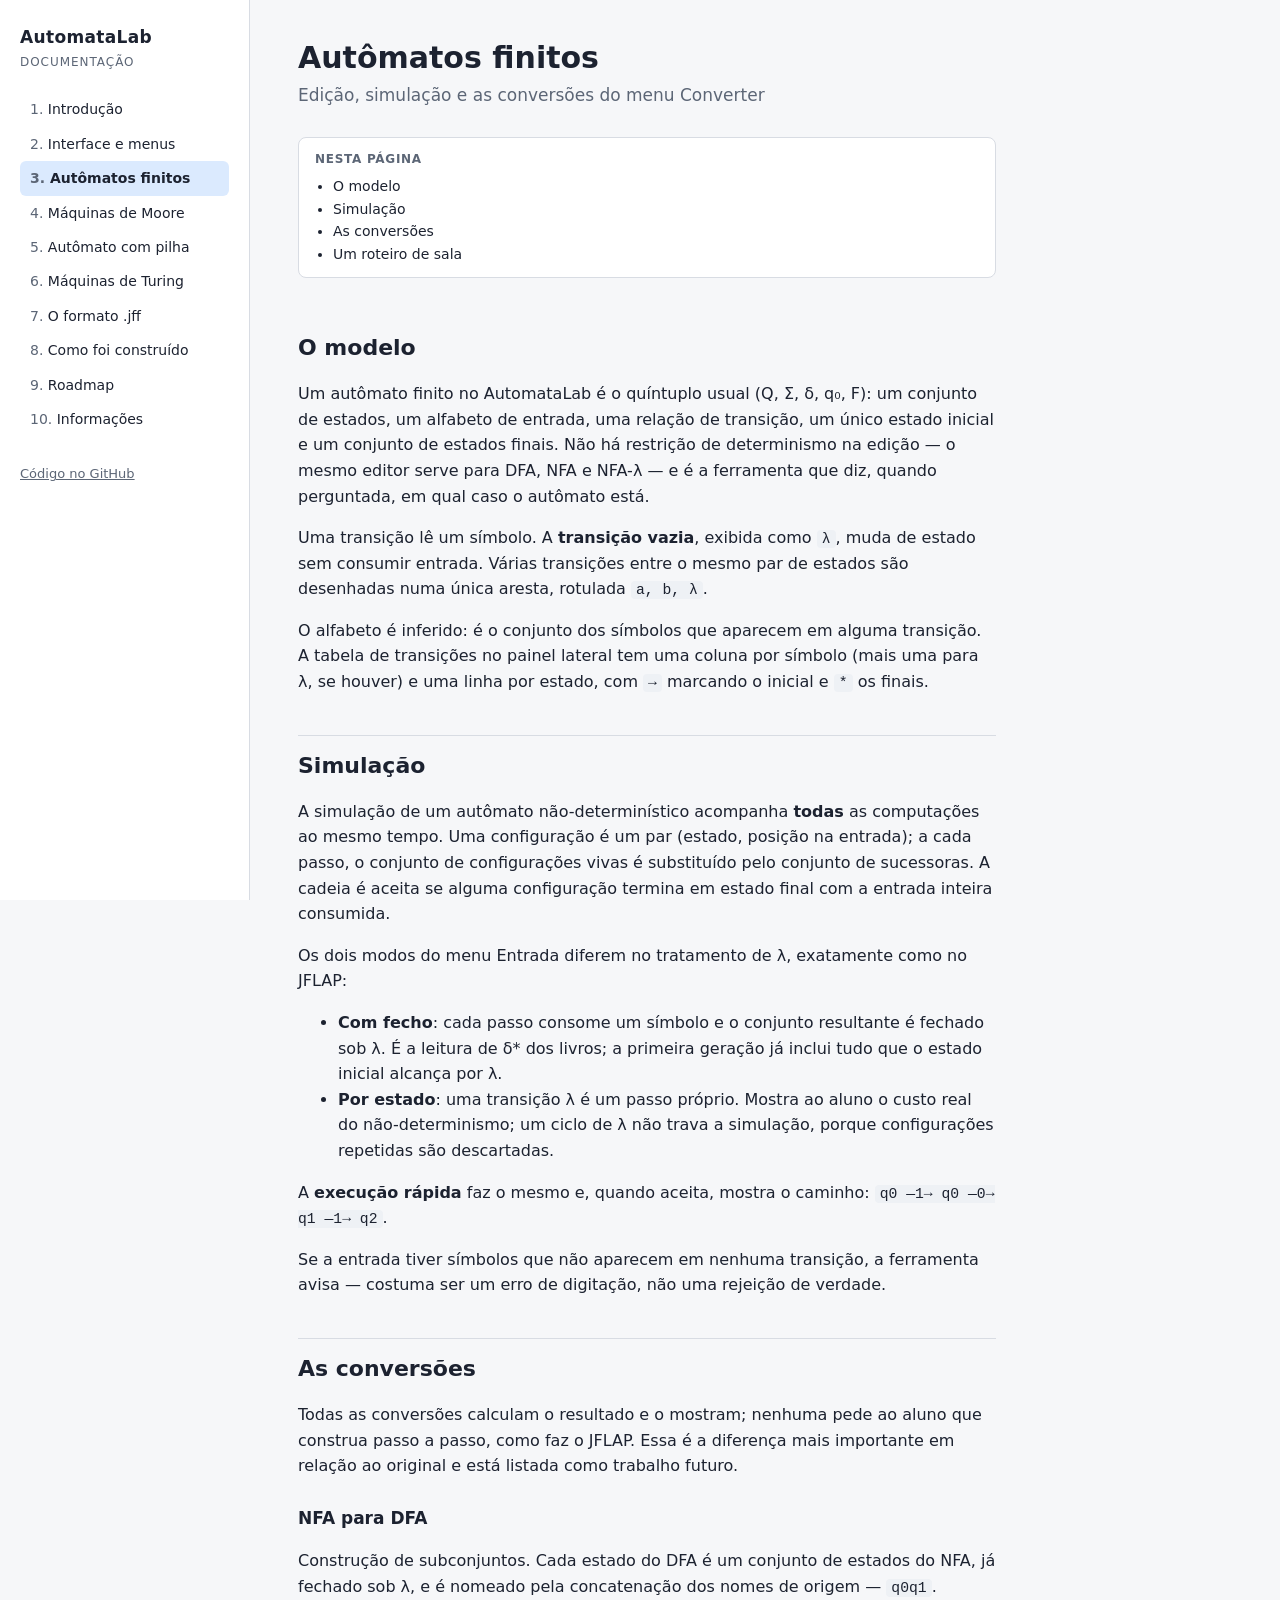
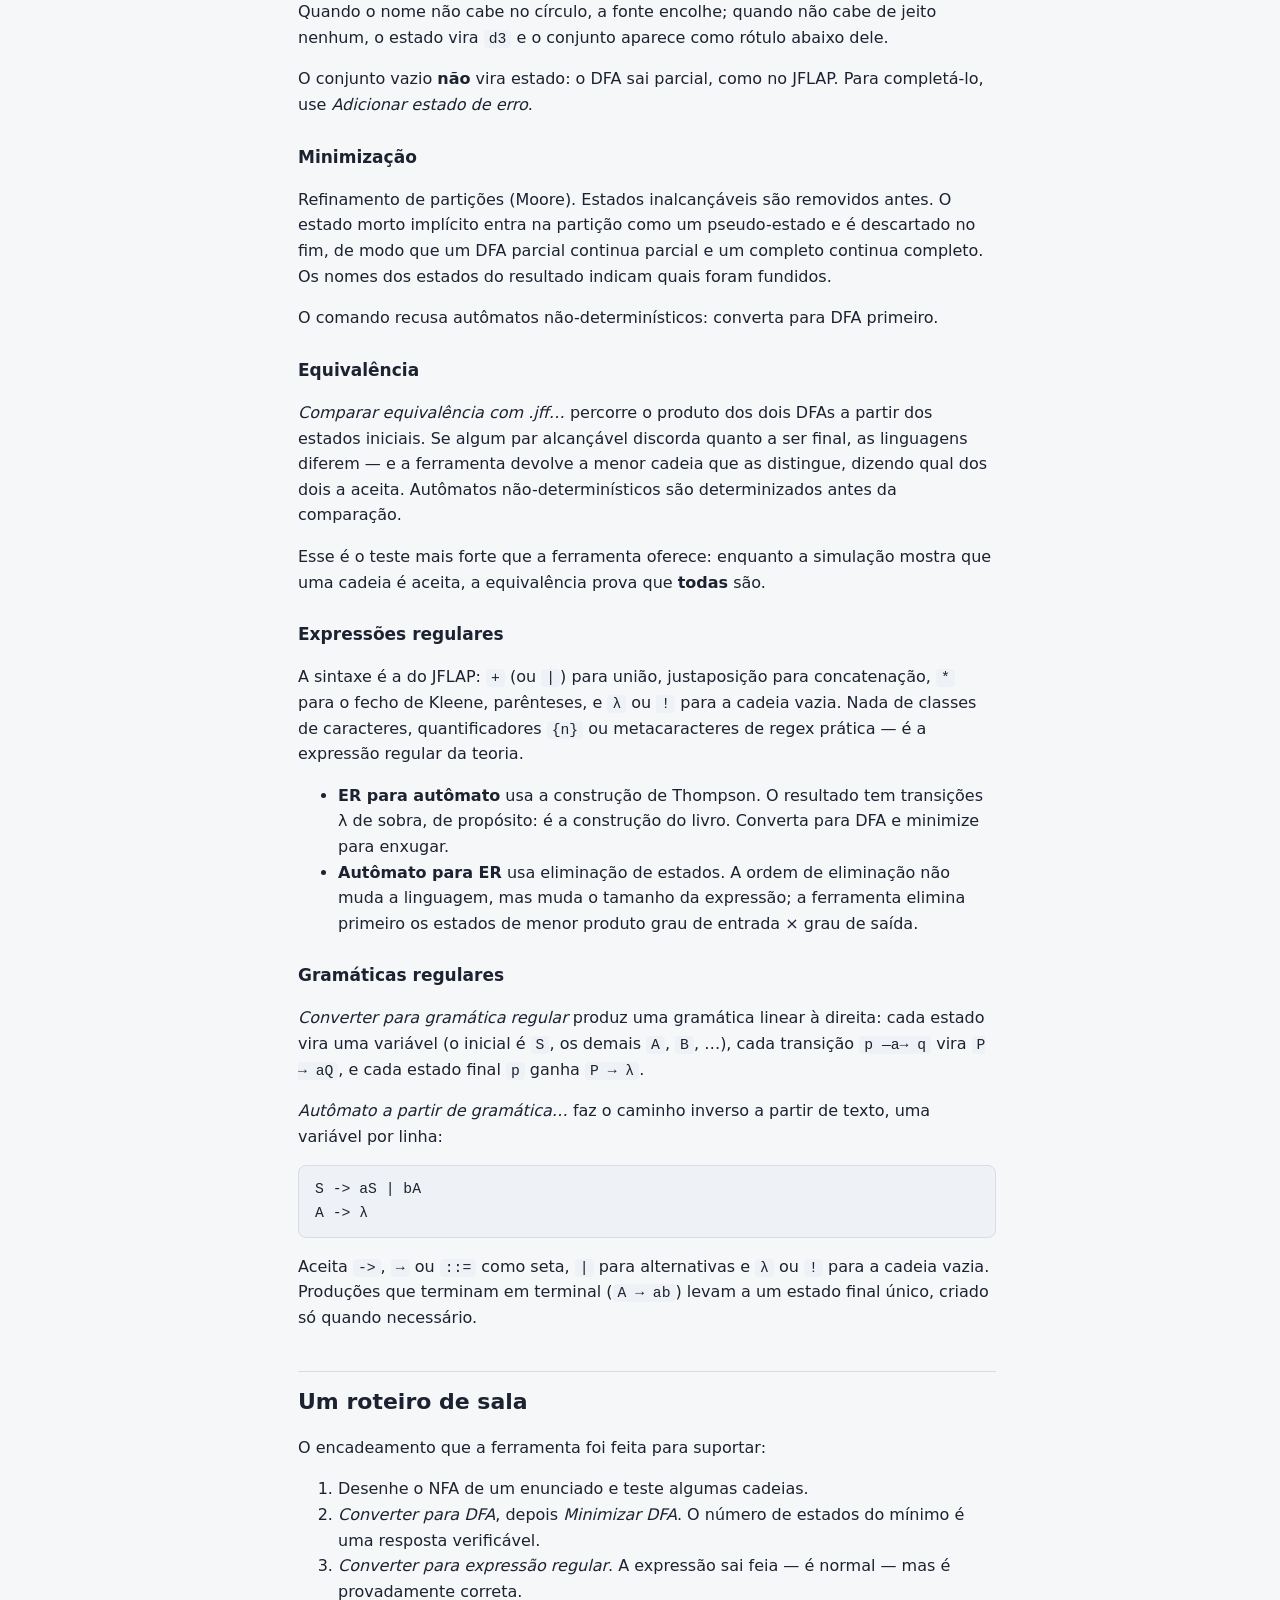
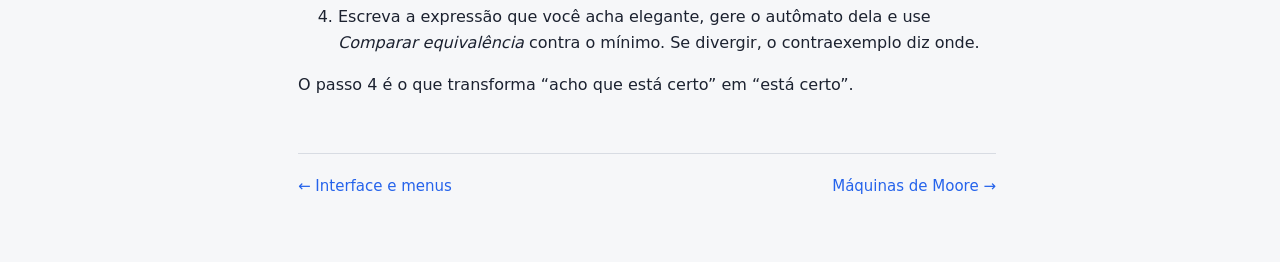
<file: docs/automatos-finitos.html>
<!DOCTYPE html>
<html lang="pt-BR">
<head>
  <meta charset="utf-8">
  <meta name="viewport" content="width=device-width, initial-scale=1">
  <title>Autômatos finitos — AutomataLab</title>
  <link rel="stylesheet" href="docs.css">
</head>
<body>
  <nav class="sidebar" aria-label="Capítulos">
    <a class="brand" href="../">AutomataLab</a>
    <p class="brand-sub">Documentação</p>
    <ol>
      <li><a href="index.html">Introdução</a></li>
      <li><a href="interface.html">Interface e menus</a></li>
      <li><a href="automatos-finitos.html" aria-current="page">Autômatos finitos</a></li>
      <li><a href="moore.html">Máquinas de Moore</a></li>
      <li><a href="pushdown.html">Autômato com pilha</a></li>
      <li><a href="turing.html">Máquinas de Turing</a></li>
      <li><a href="formato-jff.html">O formato .jff</a></li>
      <li><a href="arquitetura.html">Como foi construído</a></li>
      <li><a href="roadmap.html">Roadmap</a></li>
      <li><a href="sobre.html">Informações</a></li>
    </ol>
    <p class="sidebar-foot"><a href="https://github.com/andersonpiresme/automatalab">Código no GitHub</a></p>
  </nav>

  <main class="content">
    <article>
      <h1>Autômatos finitos</h1>
      <p class="subtitle">Edição, simulação e as conversões do menu
Converter</p>
      <nav class="toc" aria-label="Nesta página">
        <p class="toc-title">Nesta página</p>
<ul>
<li><a href="#o-modelo" id="toc-o-modelo">O modelo</a></li>
<li><a href="#simulação" id="toc-simulação">Simulação</a></li>
<li><a href="#as-conversões" id="toc-as-conversões">As
conversões</a></li>
<li><a href="#um-roteiro-de-sala" id="toc-um-roteiro-de-sala">Um roteiro
de sala</a></li>
</ul>
      </nav>
<h2 id="o-modelo">O modelo</h2>
<p>Um autômato finito no AutomataLab é o quíntuplo usual (Q, Σ, δ, q₀,
F): um conjunto de estados, um alfabeto de entrada, uma relação de
transição, um único estado inicial e um conjunto de estados finais. Não
há restrição de determinismo na edição — o mesmo editor serve para DFA,
NFA e NFA-λ — e é a ferramenta que diz, quando perguntada, em qual caso
o autômato está.</p>
<p>Uma transição lê um símbolo. A <strong>transição vazia</strong>,
exibida como <code>λ</code>, muda de estado sem consumir entrada. Várias
transições entre o mesmo par de estados são desenhadas numa única
aresta, rotulada <code>a, b, λ</code>.</p>
<p>O alfabeto é inferido: é o conjunto dos símbolos que aparecem em
alguma transição. A tabela de transições no painel lateral tem uma
coluna por símbolo (mais uma para λ, se houver) e uma linha por estado,
com <code>→</code> marcando o inicial e <code>*</code> os finais.</p>
<h2 id="simulação">Simulação</h2>
<p>A simulação de um autômato não-determinístico acompanha
<strong>todas</strong> as computações ao mesmo tempo. Uma configuração é
um par (estado, posição na entrada); a cada passo, o conjunto de
configurações vivas é substituído pelo conjunto de sucessoras. A cadeia
é aceita se alguma configuração termina em estado final com a entrada
inteira consumida.</p>
<p>Os dois modos do menu Entrada diferem no tratamento de λ, exatamente
como no JFLAP:</p>
<ul>
<li><strong>Com fecho</strong>: cada passo consome um símbolo e o
conjunto resultante é fechado sob λ. É a leitura de δ* dos livros; a
primeira geração já inclui tudo que o estado inicial alcança por λ.</li>
<li><strong>Por estado</strong>: uma transição λ é um passo próprio.
Mostra ao aluno o custo real do não-determinismo; um ciclo de λ não
trava a simulação, porque configurações repetidas são descartadas.</li>
</ul>
<p>A <strong>execução rápida</strong> faz o mesmo e, quando aceita,
mostra o caminho: <code>q0 —1→ q0 —0→ q1 —1→ q2</code>.</p>
<p>Se a entrada tiver símbolos que não aparecem em nenhuma transição, a
ferramenta avisa — costuma ser um erro de digitação, não uma rejeição de
verdade.</p>
<h2 id="as-conversões">As conversões</h2>
<p>Todas as conversões calculam o resultado e o mostram; nenhuma pede ao
aluno que construa passo a passo, como faz o JFLAP. Essa é a diferença
mais importante em relação ao original e está listada como trabalho
futuro.</p>
<h3 id="nfa-para-dfa">NFA para DFA</h3>
<p>Construção de subconjuntos. Cada estado do DFA é um conjunto de
estados do NFA, já fechado sob λ, e é nomeado pela concatenação dos
nomes de origem — <code>q0q1</code>. Quando o nome não cabe no círculo,
a fonte encolhe; quando não cabe de jeito nenhum, o estado vira
<code>d3</code> e o conjunto aparece como rótulo abaixo dele.</p>
<p>O conjunto vazio <strong>não</strong> vira estado: o DFA sai parcial,
como no JFLAP. Para completá-lo, use <em>Adicionar estado de
erro</em>.</p>
<h3 id="minimização">Minimização</h3>
<p>Refinamento de partições (Moore). Estados inalcançáveis são removidos
antes. O estado morto implícito entra na partição como um pseudo-estado
e é descartado no fim, de modo que um DFA parcial continua parcial e um
completo continua completo. Os nomes dos estados do resultado indicam
quais foram fundidos.</p>
<p>O comando recusa autômatos não-determinísticos: converta para DFA
primeiro.</p>
<h3 id="equivalência">Equivalência</h3>
<p><em>Comparar equivalência com .jff…</em> percorre o produto dos dois
DFAs a partir dos estados iniciais. Se algum par alcançável discorda
quanto a ser final, as linguagens diferem — e a ferramenta devolve a
menor cadeia que as distingue, dizendo qual dos dois a aceita. Autômatos
não-determinísticos são determinizados antes da comparação.</p>
<p>Esse é o teste mais forte que a ferramenta oferece: enquanto a
simulação mostra que uma cadeia é aceita, a equivalência prova que
<strong>todas</strong> são.</p>
<h3 id="expressões-regulares">Expressões regulares</h3>
<p>A sintaxe é a do JFLAP: <code>+</code> (ou <code>|</code>) para
união, justaposição para concatenação, <code>*</code> para o fecho de
Kleene, parênteses, e <code>λ</code> ou <code>!</code> para a cadeia
vazia. Nada de classes de caracteres, quantificadores <code>{n}</code>
ou metacaracteres de regex prática — é a expressão regular da
teoria.</p>
<ul>
<li><strong>ER para autômato</strong> usa a construção de Thompson. O
resultado tem transições λ de sobra, de propósito: é a construção do
livro. Converta para DFA e minimize para enxugar.</li>
<li><strong>Autômato para ER</strong> usa eliminação de estados. A ordem
de eliminação não muda a linguagem, mas muda o tamanho da expressão; a
ferramenta elimina primeiro os estados de menor produto grau de entrada
× grau de saída.</li>
</ul>
<h3 id="gramáticas-regulares">Gramáticas regulares</h3>
<p><em>Converter para gramática regular</em> produz uma gramática linear
à direita: cada estado vira uma variável (o inicial é <code>S</code>, os
demais <code>A</code>, <code>B</code>, …), cada transição
<code>p —a→ q</code> vira <code>P → aQ</code>, e cada estado final
<code>p</code> ganha <code>P → λ</code>.</p>
<p><em>Autômato a partir de gramática…</em> faz o caminho inverso a
partir de texto, uma variável por linha:</p>
<pre><code>S -&gt; aS | bA
A -&gt; λ</code></pre>
<p>Aceita <code>-&gt;</code>, <code>→</code> ou <code>::=</code> como
seta, <code>|</code> para alternativas e <code>λ</code> ou
<code>!</code> para a cadeia vazia. Produções que terminam em terminal
(<code>A → ab</code>) levam a um estado final único, criado só quando
necessário.</p>
<h2 id="um-roteiro-de-sala">Um roteiro de sala</h2>
<p>O encadeamento que a ferramenta foi feita para suportar:</p>
<ol type="1">
<li>Desenhe o NFA de um enunciado e teste algumas cadeias.</li>
<li><em>Converter para DFA</em>, depois <em>Minimizar DFA</em>. O número
de estados do mínimo é uma resposta verificável.</li>
<li><em>Converter para expressão regular</em>. A expressão sai feia — é
normal — mas é provadamente correta.</li>
<li>Escreva a expressão que você acha elegante, gere o autômato dela e
use <em>Comparar equivalência</em> contra o mínimo. Se divergir, o
contraexemplo diz onde.</li>
</ol>
<p>O passo 4 é o que transforma “acho que está certo” em “está
certo”.</p>
    </article>
    <footer class="chapter-nav">
      <a class="prev" href="interface.html">← Interface e menus</a>
      <a class="next" href="moore.html">Máquinas de Moore →</a>
    </footer>
  </main>
</body>
</html>
</file>
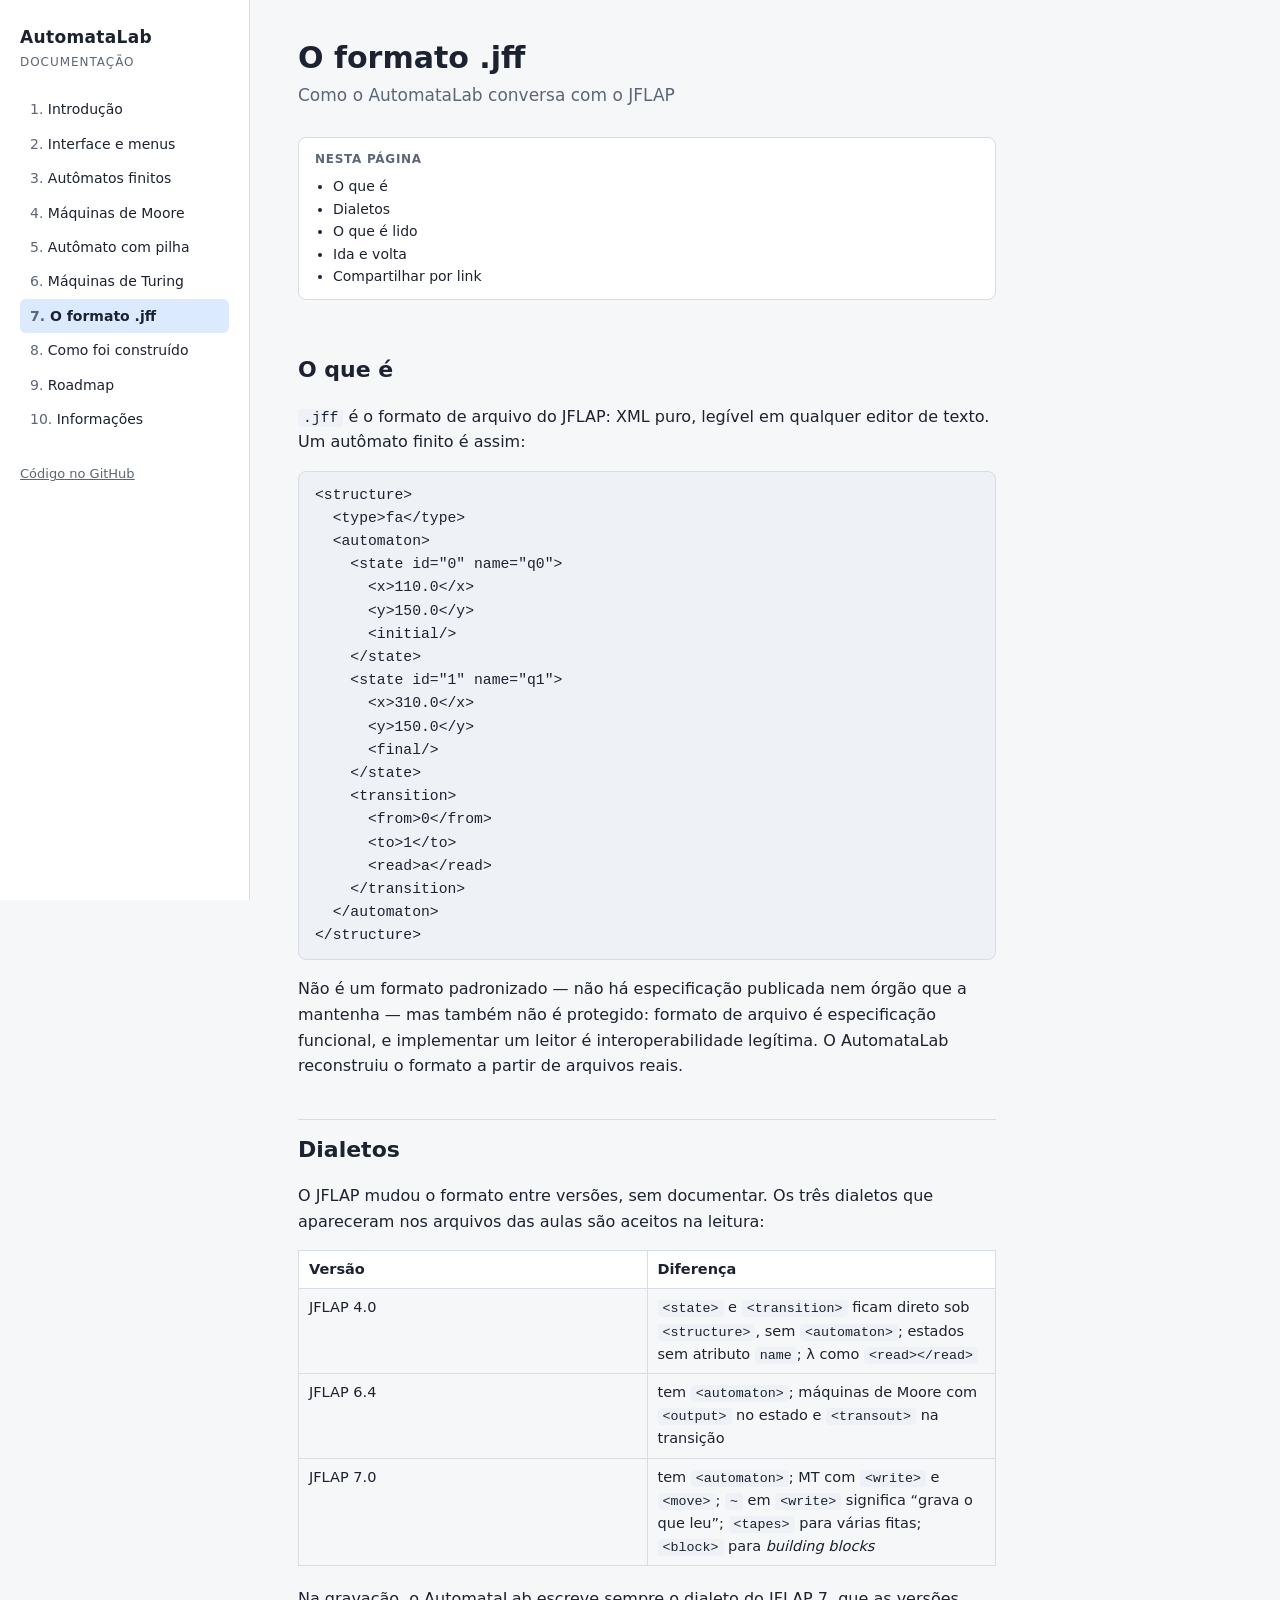
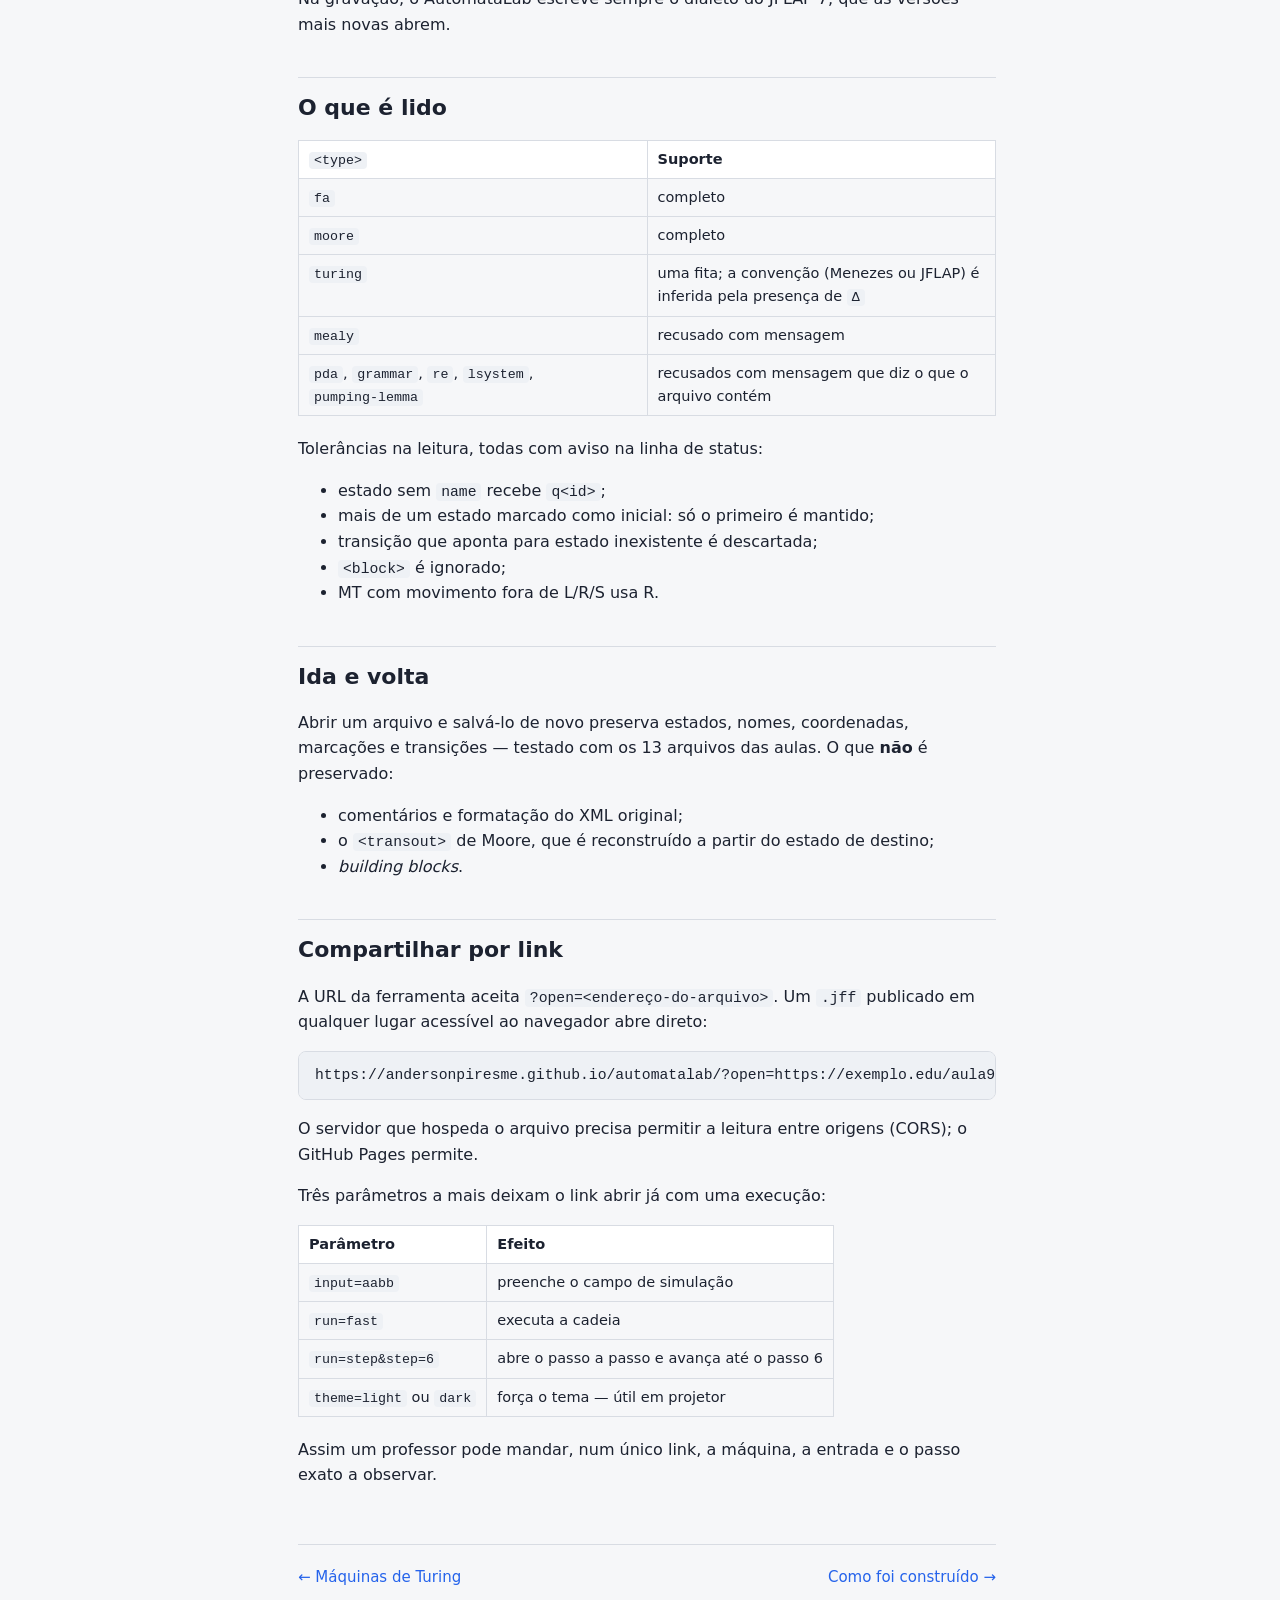
<file: docs/formato-jff.html>
<!DOCTYPE html>
<html lang="pt-BR">
<head>
  <meta charset="utf-8">
  <meta name="viewport" content="width=device-width, initial-scale=1">
  <title>O formato .jff — AutomataLab</title>
  <link rel="stylesheet" href="docs.css">
</head>
<body>
  <nav class="sidebar" aria-label="Capítulos">
    <a class="brand" href="../">AutomataLab</a>
    <p class="brand-sub">Documentação</p>
    <ol>
      <li><a href="index.html">Introdução</a></li>
      <li><a href="interface.html">Interface e menus</a></li>
      <li><a href="automatos-finitos.html">Autômatos finitos</a></li>
      <li><a href="moore.html">Máquinas de Moore</a></li>
      <li><a href="pushdown.html">Autômato com pilha</a></li>
      <li><a href="turing.html">Máquinas de Turing</a></li>
      <li><a href="formato-jff.html" aria-current="page">O formato .jff</a></li>
      <li><a href="arquitetura.html">Como foi construído</a></li>
      <li><a href="roadmap.html">Roadmap</a></li>
      <li><a href="sobre.html">Informações</a></li>
    </ol>
    <p class="sidebar-foot"><a href="https://github.com/andersonpiresme/automatalab">Código no GitHub</a></p>
  </nav>

  <main class="content">
    <article>
      <h1>O formato .jff</h1>
      <p class="subtitle">Como o AutomataLab conversa com o JFLAP</p>
      <nav class="toc" aria-label="Nesta página">
        <p class="toc-title">Nesta página</p>
<ul>
<li><a href="#o-que-é" id="toc-o-que-é">O que é</a></li>
<li><a href="#dialetos" id="toc-dialetos">Dialetos</a></li>
<li><a href="#o-que-é-lido" id="toc-o-que-é-lido">O que é lido</a></li>
<li><a href="#ida-e-volta" id="toc-ida-e-volta">Ida e volta</a></li>
<li><a href="#compartilhar-por-link"
id="toc-compartilhar-por-link">Compartilhar por link</a></li>
</ul>
      </nav>
<h2 id="o-que-é">O que é</h2>
<p><code>.jff</code> é o formato de arquivo do JFLAP: XML puro, legível
em qualquer editor de texto. Um autômato finito é assim:</p>
<div class="sourceCode" id="cb1"><pre
class="sourceCode xml"><code class="sourceCode xml"><span id="cb1-1"><a href="#cb1-1" aria-hidden="true" tabindex="-1"></a>&lt;<span class="kw">structure</span>&gt;</span>
<span id="cb1-2"><a href="#cb1-2" aria-hidden="true" tabindex="-1"></a>  &lt;<span class="kw">type</span>&gt;fa&lt;/<span class="kw">type</span>&gt;</span>
<span id="cb1-3"><a href="#cb1-3" aria-hidden="true" tabindex="-1"></a>  &lt;<span class="kw">automaton</span>&gt;</span>
<span id="cb1-4"><a href="#cb1-4" aria-hidden="true" tabindex="-1"></a>    &lt;<span class="kw">state</span> <span class="ot">id=</span><span class="st">&quot;0&quot;</span> <span class="ot">name=</span><span class="st">&quot;q0&quot;</span>&gt;</span>
<span id="cb1-5"><a href="#cb1-5" aria-hidden="true" tabindex="-1"></a>      &lt;<span class="kw">x</span>&gt;110.0&lt;/<span class="kw">x</span>&gt;</span>
<span id="cb1-6"><a href="#cb1-6" aria-hidden="true" tabindex="-1"></a>      &lt;<span class="kw">y</span>&gt;150.0&lt;/<span class="kw">y</span>&gt;</span>
<span id="cb1-7"><a href="#cb1-7" aria-hidden="true" tabindex="-1"></a>      &lt;<span class="kw">initial</span>/&gt;</span>
<span id="cb1-8"><a href="#cb1-8" aria-hidden="true" tabindex="-1"></a>    &lt;/<span class="kw">state</span>&gt;</span>
<span id="cb1-9"><a href="#cb1-9" aria-hidden="true" tabindex="-1"></a>    &lt;<span class="kw">state</span> <span class="ot">id=</span><span class="st">&quot;1&quot;</span> <span class="ot">name=</span><span class="st">&quot;q1&quot;</span>&gt;</span>
<span id="cb1-10"><a href="#cb1-10" aria-hidden="true" tabindex="-1"></a>      &lt;<span class="kw">x</span>&gt;310.0&lt;/<span class="kw">x</span>&gt;</span>
<span id="cb1-11"><a href="#cb1-11" aria-hidden="true" tabindex="-1"></a>      &lt;<span class="kw">y</span>&gt;150.0&lt;/<span class="kw">y</span>&gt;</span>
<span id="cb1-12"><a href="#cb1-12" aria-hidden="true" tabindex="-1"></a>      &lt;<span class="kw">final</span>/&gt;</span>
<span id="cb1-13"><a href="#cb1-13" aria-hidden="true" tabindex="-1"></a>    &lt;/<span class="kw">state</span>&gt;</span>
<span id="cb1-14"><a href="#cb1-14" aria-hidden="true" tabindex="-1"></a>    &lt;<span class="kw">transition</span>&gt;</span>
<span id="cb1-15"><a href="#cb1-15" aria-hidden="true" tabindex="-1"></a>      &lt;<span class="kw">from</span>&gt;0&lt;/<span class="kw">from</span>&gt;</span>
<span id="cb1-16"><a href="#cb1-16" aria-hidden="true" tabindex="-1"></a>      &lt;<span class="kw">to</span>&gt;1&lt;/<span class="kw">to</span>&gt;</span>
<span id="cb1-17"><a href="#cb1-17" aria-hidden="true" tabindex="-1"></a>      &lt;<span class="kw">read</span>&gt;a&lt;/<span class="kw">read</span>&gt;</span>
<span id="cb1-18"><a href="#cb1-18" aria-hidden="true" tabindex="-1"></a>    &lt;/<span class="kw">transition</span>&gt;</span>
<span id="cb1-19"><a href="#cb1-19" aria-hidden="true" tabindex="-1"></a>  &lt;/<span class="kw">automaton</span>&gt;</span>
<span id="cb1-20"><a href="#cb1-20" aria-hidden="true" tabindex="-1"></a>&lt;/<span class="kw">structure</span>&gt;</span></code></pre></div>
<p>Não é um formato padronizado — não há especificação publicada nem
órgão que a mantenha — mas também não é protegido: formato de arquivo é
especificação funcional, e implementar um leitor é interoperabilidade
legítima. O AutomataLab reconstruiu o formato a partir de arquivos
reais.</p>
<h2 id="dialetos">Dialetos</h2>
<p>O JFLAP mudou o formato entre versões, sem documentar. Os três
dialetos que apareceram nos arquivos das aulas são aceitos na
leitura:</p>
<table>
<colgroup>
<col style="width: 50%" />
<col style="width: 50%" />
</colgroup>
<thead>
<tr>
<th>Versão</th>
<th>Diferença</th>
</tr>
</thead>
<tbody>
<tr>
<td>JFLAP 4.0</td>
<td><code>&lt;state&gt;</code> e <code>&lt;transition&gt;</code> ficam
direto sob <code>&lt;structure&gt;</code>, sem
<code>&lt;automaton&gt;</code>; estados sem atributo <code>name</code>;
λ como <code>&lt;read&gt;&lt;/read&gt;</code></td>
</tr>
<tr>
<td>JFLAP 6.4</td>
<td>tem <code>&lt;automaton&gt;</code>; máquinas de Moore com
<code>&lt;output&gt;</code> no estado e <code>&lt;transout&gt;</code> na
transição</td>
</tr>
<tr>
<td>JFLAP 7.0</td>
<td>tem <code>&lt;automaton&gt;</code>; MT com
<code>&lt;write&gt;</code> e <code>&lt;move&gt;</code>; <code>~</code>
em <code>&lt;write&gt;</code> significa “grava o que leu”;
<code>&lt;tapes&gt;</code> para várias fitas; <code>&lt;block&gt;</code>
para <em>building blocks</em></td>
</tr>
</tbody>
</table>
<p>Na gravação, o AutomataLab escreve sempre o dialeto do JFLAP 7, que
as versões mais novas abrem.</p>
<h2 id="o-que-é-lido">O que é lido</h2>
<table>
<colgroup>
<col style="width: 50%" />
<col style="width: 50%" />
</colgroup>
<thead>
<tr>
<th><code>&lt;type&gt;</code></th>
<th>Suporte</th>
</tr>
</thead>
<tbody>
<tr>
<td><code>fa</code></td>
<td>completo</td>
</tr>
<tr>
<td><code>moore</code></td>
<td>completo</td>
</tr>
<tr>
<td><code>turing</code></td>
<td>uma fita; a convenção (Menezes ou JFLAP) é inferida pela presença de
<code>Δ</code></td>
</tr>
<tr>
<td><code>mealy</code></td>
<td>recusado com mensagem</td>
</tr>
<tr>
<td><code>pda</code>, <code>grammar</code>, <code>re</code>,
<code>lsystem</code>, <code>pumping-lemma</code></td>
<td>recusados com mensagem que diz o que o arquivo contém</td>
</tr>
</tbody>
</table>
<p>Tolerâncias na leitura, todas com aviso na linha de status:</p>
<ul>
<li>estado sem <code>name</code> recebe <code>q&lt;id&gt;</code>;</li>
<li>mais de um estado marcado como inicial: só o primeiro é
mantido;</li>
<li>transição que aponta para estado inexistente é descartada;</li>
<li><code>&lt;block&gt;</code> é ignorado;</li>
<li>MT com movimento fora de L/R/S usa R.</li>
</ul>
<h2 id="ida-e-volta">Ida e volta</h2>
<p>Abrir um arquivo e salvá-lo de novo preserva estados, nomes,
coordenadas, marcações e transições — testado com os 13 arquivos das
aulas. O que <strong>não</strong> é preservado:</p>
<ul>
<li>comentários e formatação do XML original;</li>
<li>o <code>&lt;transout&gt;</code> de Moore, que é reconstruído a
partir do estado de destino;</li>
<li><em>building blocks</em>.</li>
</ul>
<h2 id="compartilhar-por-link">Compartilhar por link</h2>
<p>A URL da ferramenta aceita
<code>?open=&lt;endereço-do-arquivo&gt;</code>. Um <code>.jff</code>
publicado em qualquer lugar acessível ao navegador abre direto:</p>
<pre><code>https://andersonpiresme.github.io/automatalab/?open=https://exemplo.edu/aula9/anbn.jff</code></pre>
<p>O servidor que hospeda o arquivo precisa permitir a leitura entre
origens (CORS); o GitHub Pages permite.</p>
<p>Três parâmetros a mais deixam o link abrir já com uma execução:</p>
<table>
<thead>
<tr>
<th>Parâmetro</th>
<th>Efeito</th>
</tr>
</thead>
<tbody>
<tr>
<td><code>input=aabb</code></td>
<td>preenche o campo de simulação</td>
</tr>
<tr>
<td><code>run=fast</code></td>
<td>executa a cadeia</td>
</tr>
<tr>
<td><code>run=step&amp;step=6</code></td>
<td>abre o passo a passo e avança até o passo 6</td>
</tr>
<tr>
<td><code>theme=light</code> ou <code>dark</code></td>
<td>força o tema — útil em projetor</td>
</tr>
</tbody>
</table>
<p>Assim um professor pode mandar, num único link, a máquina, a entrada
e o passo exato a observar.</p>
    </article>
    <footer class="chapter-nav">
      <a class="prev" href="turing.html">← Máquinas de Turing</a>
      <a class="next" href="arquitetura.html">Como foi construído →</a>
    </footer>
  </main>
</body>
</html>
</file>
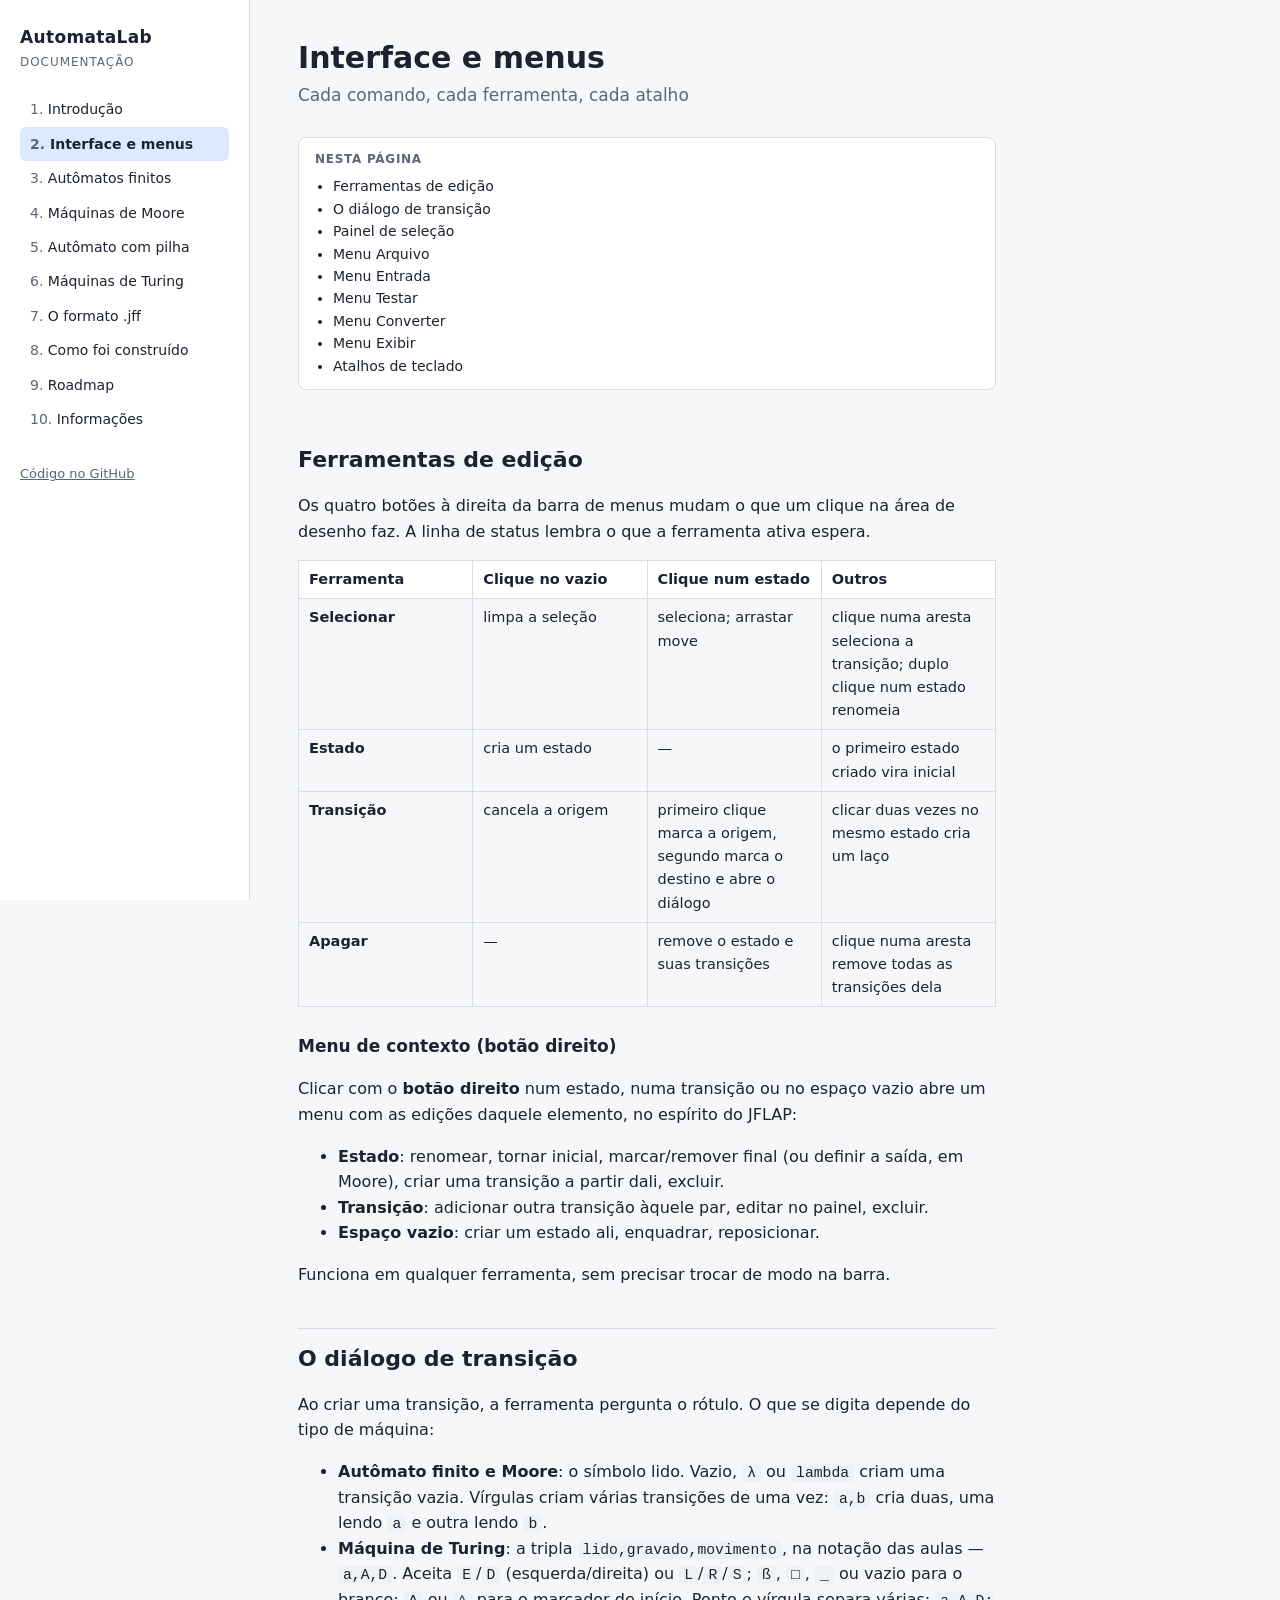
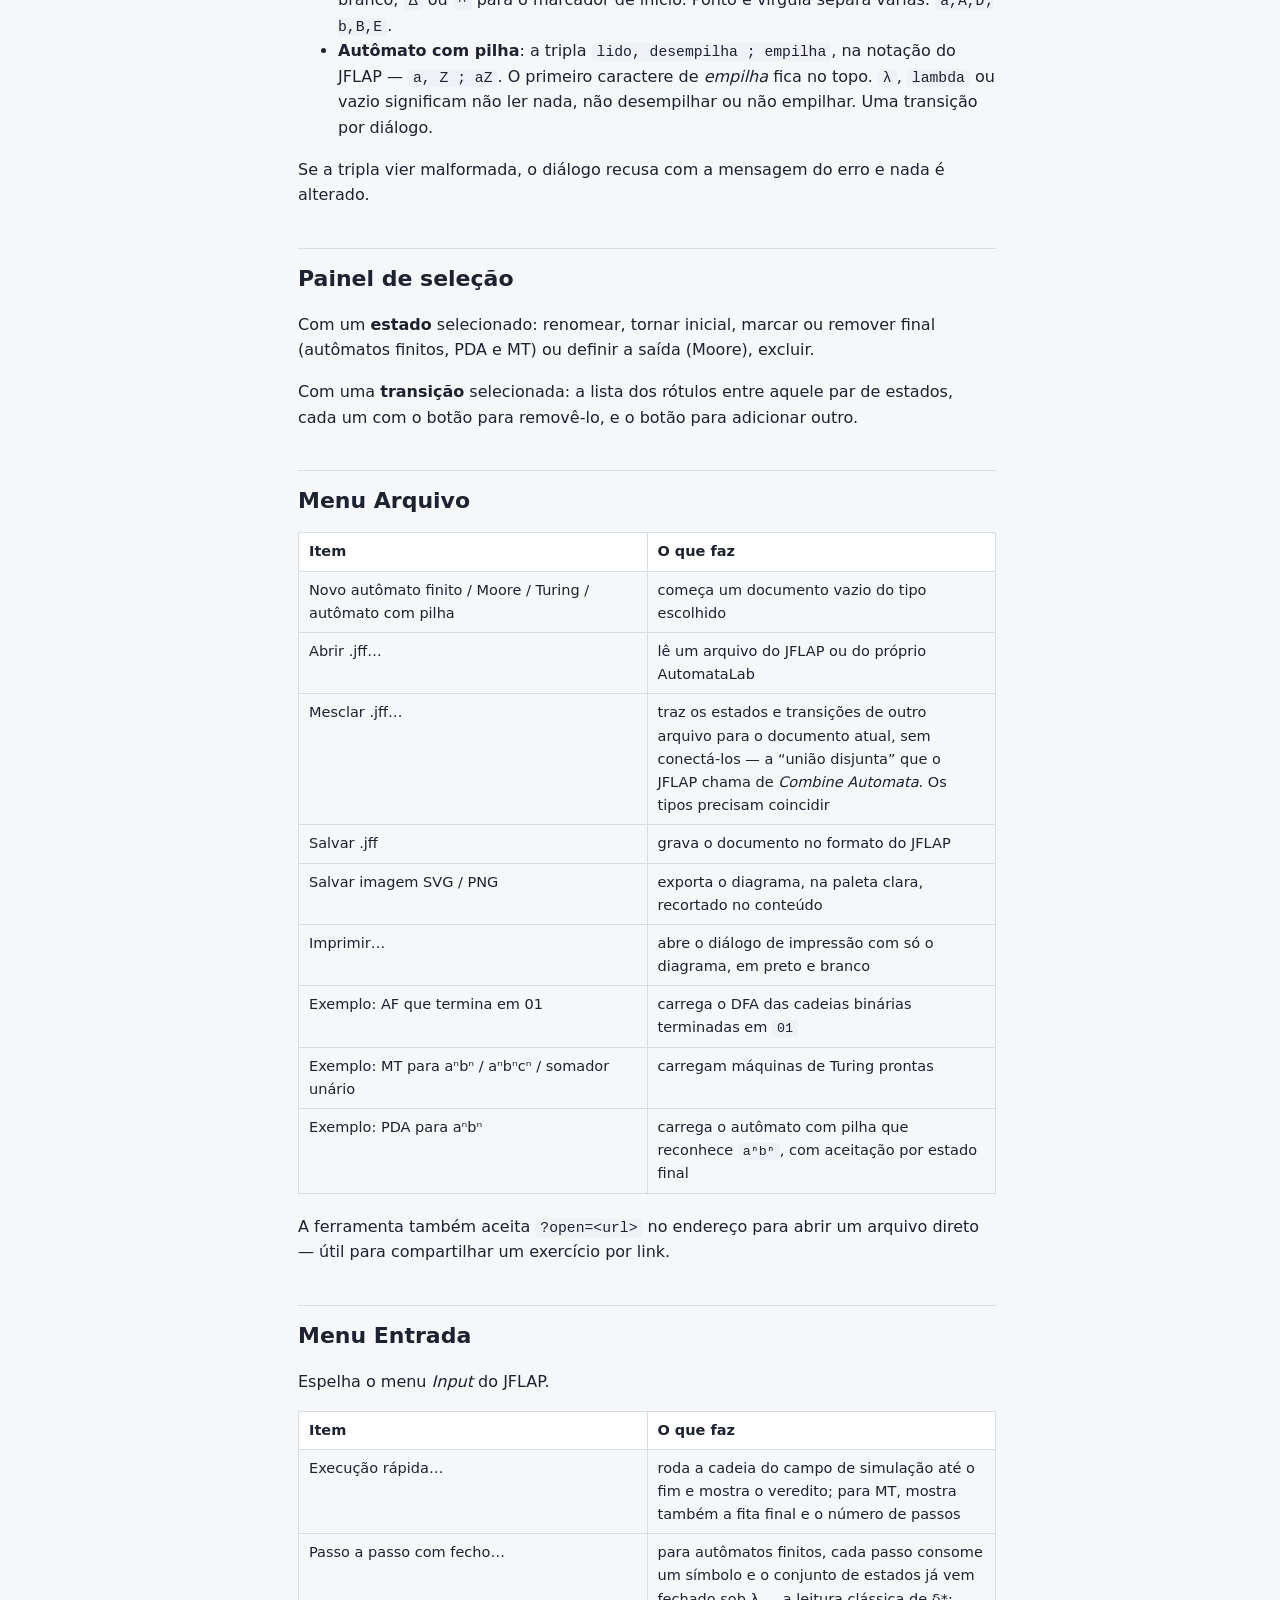
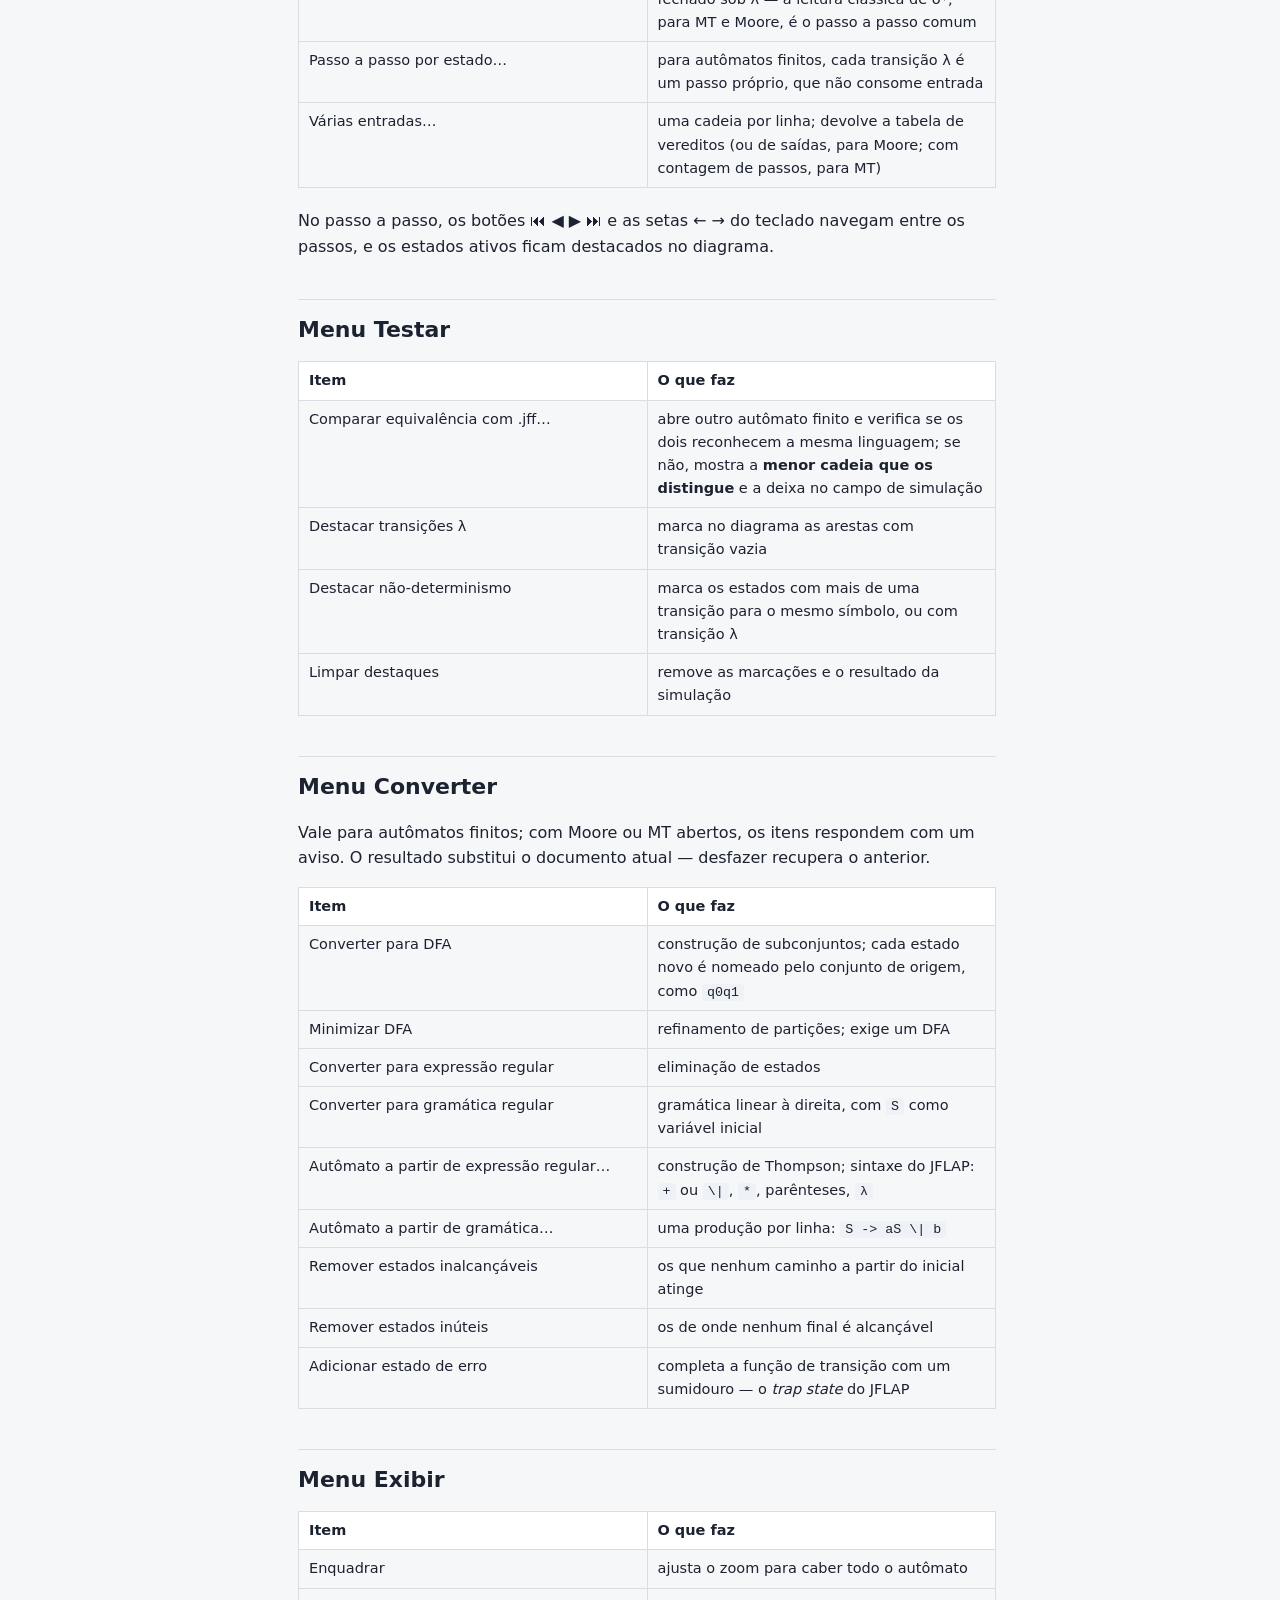
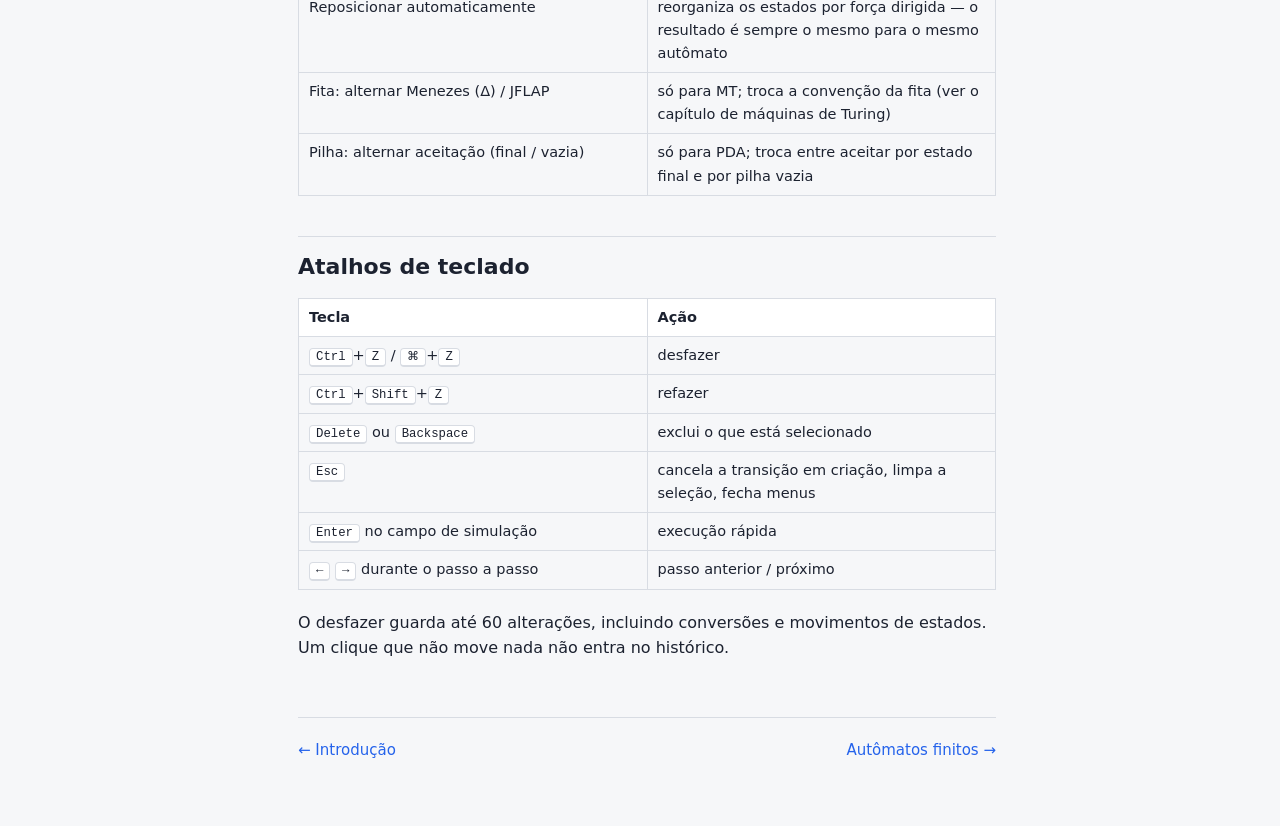
<file: docs/interface.html>
<!DOCTYPE html>
<html lang="pt-BR">
<head>
  <meta charset="utf-8">
  <meta name="viewport" content="width=device-width, initial-scale=1">
  <title>Interface e menus — AutomataLab</title>
  <link rel="stylesheet" href="docs.css">
</head>
<body>
  <nav class="sidebar" aria-label="Capítulos">
    <a class="brand" href="../">AutomataLab</a>
    <p class="brand-sub">Documentação</p>
    <ol>
      <li><a href="index.html">Introdução</a></li>
      <li><a href="interface.html" aria-current="page">Interface e menus</a></li>
      <li><a href="automatos-finitos.html">Autômatos finitos</a></li>
      <li><a href="moore.html">Máquinas de Moore</a></li>
      <li><a href="pushdown.html">Autômato com pilha</a></li>
      <li><a href="turing.html">Máquinas de Turing</a></li>
      <li><a href="formato-jff.html">O formato .jff</a></li>
      <li><a href="arquitetura.html">Como foi construído</a></li>
      <li><a href="roadmap.html">Roadmap</a></li>
      <li><a href="sobre.html">Informações</a></li>
    </ol>
    <p class="sidebar-foot"><a href="https://github.com/andersonpiresme/automatalab">Código no GitHub</a></p>
  </nav>

  <main class="content">
    <article>
      <h1>Interface e menus</h1>
      <p class="subtitle">Cada comando, cada ferramenta, cada atalho</p>
      <nav class="toc" aria-label="Nesta página">
        <p class="toc-title">Nesta página</p>
<ul>
<li><a href="#ferramentas-de-edição"
id="toc-ferramentas-de-edição">Ferramentas de edição</a></li>
<li><a href="#o-diálogo-de-transição" id="toc-o-diálogo-de-transição">O
diálogo de transição</a></li>
<li><a href="#painel-de-seleção" id="toc-painel-de-seleção">Painel de
seleção</a></li>
<li><a href="#menu-arquivo" id="toc-menu-arquivo">Menu Arquivo</a></li>
<li><a href="#menu-entrada" id="toc-menu-entrada">Menu Entrada</a></li>
<li><a href="#menu-testar" id="toc-menu-testar">Menu Testar</a></li>
<li><a href="#menu-converter" id="toc-menu-converter">Menu
Converter</a></li>
<li><a href="#menu-exibir" id="toc-menu-exibir">Menu Exibir</a></li>
<li><a href="#atalhos-de-teclado" id="toc-atalhos-de-teclado">Atalhos de
teclado</a></li>
</ul>
      </nav>
<h2 id="ferramentas-de-edição">Ferramentas de edição</h2>
<p>Os quatro botões à direita da barra de menus mudam o que um clique na
área de desenho faz. A linha de status lembra o que a ferramenta ativa
espera.</p>
<table>
<colgroup>
<col style="width: 25%" />
<col style="width: 25%" />
<col style="width: 25%" />
<col style="width: 25%" />
</colgroup>
<thead>
<tr>
<th>Ferramenta</th>
<th>Clique no vazio</th>
<th>Clique num estado</th>
<th>Outros</th>
</tr>
</thead>
<tbody>
<tr>
<td><strong>Selecionar</strong></td>
<td>limpa a seleção</td>
<td>seleciona; arrastar move</td>
<td>clique numa aresta seleciona a transição; duplo clique num estado
renomeia</td>
</tr>
<tr>
<td><strong>Estado</strong></td>
<td>cria um estado</td>
<td>—</td>
<td>o primeiro estado criado vira inicial</td>
</tr>
<tr>
<td><strong>Transição</strong></td>
<td>cancela a origem</td>
<td>primeiro clique marca a origem, segundo marca o destino e abre o
diálogo</td>
<td>clicar duas vezes no mesmo estado cria um laço</td>
</tr>
<tr>
<td><strong>Apagar</strong></td>
<td>—</td>
<td>remove o estado e suas transições</td>
<td>clique numa aresta remove todas as transições dela</td>
</tr>
</tbody>
</table>
<h3 id="menu-de-contexto-botão-direito">Menu de contexto (botão
direito)</h3>
<p>Clicar com o <strong>botão direito</strong> num estado, numa
transição ou no espaço vazio abre um menu com as edições daquele
elemento, no espírito do JFLAP:</p>
<ul>
<li><strong>Estado</strong>: renomear, tornar inicial, marcar/remover
final (ou definir a saída, em Moore), criar uma transição a partir dali,
excluir.</li>
<li><strong>Transição</strong>: adicionar outra transição àquele par,
editar no painel, excluir.</li>
<li><strong>Espaço vazio</strong>: criar um estado ali, enquadrar,
reposicionar.</li>
</ul>
<p>Funciona em qualquer ferramenta, sem precisar trocar de modo na
barra.</p>
<h2 id="o-diálogo-de-transição">O diálogo de transição</h2>
<p>Ao criar uma transição, a ferramenta pergunta o rótulo. O que se
digita depende do tipo de máquina:</p>
<ul>
<li><strong>Autômato finito e Moore</strong>: o símbolo lido. Vazio,
<code>λ</code> ou <code>lambda</code> criam uma transição vazia.
Vírgulas criam várias transições de uma vez: <code>a,b</code> cria duas,
uma lendo <code>a</code> e outra lendo <code>b</code>.</li>
<li><strong>Máquina de Turing</strong>: a tripla
<code>lido,gravado,movimento</code>, na notação das aulas —
<code>a,A,D</code>. Aceita <code>E</code>/<code>D</code>
(esquerda/direita) ou <code>L</code>/<code>R</code>/<code>S</code>;
<code>ß</code>, <code>□</code>, <code>_</code> ou vazio para o branco;
<code>Δ</code> ou <code>^</code> para o marcador de início. Ponto e
vírgula separa várias: <code>a,A,D; b,B,E</code>.</li>
<li><strong>Autômato com pilha</strong>: a tripla
<code>lido, desempilha ; empilha</code>, na notação do JFLAP —
<code>a, Z ; aZ</code>. O primeiro caractere de <em>empilha</em> fica no
topo. <code>λ</code>, <code>lambda</code> ou vazio significam não ler
nada, não desempilhar ou não empilhar. Uma transição por diálogo.</li>
</ul>
<p>Se a tripla vier malformada, o diálogo recusa com a mensagem do erro
e nada é alterado.</p>
<h2 id="painel-de-seleção">Painel de seleção</h2>
<p>Com um <strong>estado</strong> selecionado: renomear, tornar inicial,
marcar ou remover final (autômatos finitos, PDA e MT) ou definir a saída
(Moore), excluir.</p>
<p>Com uma <strong>transição</strong> selecionada: a lista dos rótulos
entre aquele par de estados, cada um com o botão para removê-lo, e o
botão para adicionar outro.</p>
<h2 id="menu-arquivo">Menu Arquivo</h2>
<table>
<colgroup>
<col style="width: 50%" />
<col style="width: 50%" />
</colgroup>
<thead>
<tr>
<th>Item</th>
<th>O que faz</th>
</tr>
</thead>
<tbody>
<tr>
<td>Novo autômato finito / Moore / Turing / autômato com pilha</td>
<td>começa um documento vazio do tipo escolhido</td>
</tr>
<tr>
<td>Abrir .jff…</td>
<td>lê um arquivo do JFLAP ou do próprio AutomataLab</td>
</tr>
<tr>
<td>Mesclar .jff…</td>
<td>traz os estados e transições de outro arquivo para o documento
atual, sem conectá-los — a “união disjunta” que o JFLAP chama de
<em>Combine Automata</em>. Os tipos precisam coincidir</td>
</tr>
<tr>
<td>Salvar .jff</td>
<td>grava o documento no formato do JFLAP</td>
</tr>
<tr>
<td>Salvar imagem SVG / PNG</td>
<td>exporta o diagrama, na paleta clara, recortado no conteúdo</td>
</tr>
<tr>
<td>Imprimir…</td>
<td>abre o diálogo de impressão com só o diagrama, em preto e
branco</td>
</tr>
<tr>
<td>Exemplo: AF que termina em 01</td>
<td>carrega o DFA das cadeias binárias terminadas em
<code>01</code></td>
</tr>
<tr>
<td>Exemplo: MT para aⁿbⁿ / aⁿbⁿcⁿ / somador unário</td>
<td>carregam máquinas de Turing prontas</td>
</tr>
<tr>
<td>Exemplo: PDA para aⁿbⁿ</td>
<td>carrega o autômato com pilha que reconhece <code>aⁿbⁿ</code>, com
aceitação por estado final</td>
</tr>
</tbody>
</table>
<p>A ferramenta também aceita <code>?open=&lt;url&gt;</code> no endereço
para abrir um arquivo direto — útil para compartilhar um exercício por
link.</p>
<h2 id="menu-entrada">Menu Entrada</h2>
<p>Espelha o menu <em>Input</em> do JFLAP.</p>
<table>
<colgroup>
<col style="width: 50%" />
<col style="width: 50%" />
</colgroup>
<thead>
<tr>
<th>Item</th>
<th>O que faz</th>
</tr>
</thead>
<tbody>
<tr>
<td>Execução rápida…</td>
<td>roda a cadeia do campo de simulação até o fim e mostra o veredito;
para MT, mostra também a fita final e o número de passos</td>
</tr>
<tr>
<td>Passo a passo com fecho…</td>
<td>para autômatos finitos, cada passo consome um símbolo e o conjunto
de estados já vem fechado sob λ — a leitura clássica de δ*; para MT e
Moore, é o passo a passo comum</td>
</tr>
<tr>
<td>Passo a passo por estado…</td>
<td>para autômatos finitos, cada transição λ é um passo próprio, que não
consome entrada</td>
</tr>
<tr>
<td>Várias entradas…</td>
<td>uma cadeia por linha; devolve a tabela de vereditos (ou de saídas,
para Moore; com contagem de passos, para MT)</td>
</tr>
</tbody>
</table>
<p>No passo a passo, os botões ⏮ ◀ ▶ ⏭ e as setas ← → do teclado navegam
entre os passos, e os estados ativos ficam destacados no diagrama.</p>
<h2 id="menu-testar">Menu Testar</h2>
<table>
<colgroup>
<col style="width: 50%" />
<col style="width: 50%" />
</colgroup>
<thead>
<tr>
<th>Item</th>
<th>O que faz</th>
</tr>
</thead>
<tbody>
<tr>
<td>Comparar equivalência com .jff…</td>
<td>abre outro autômato finito e verifica se os dois reconhecem a mesma
linguagem; se não, mostra a <strong>menor cadeia que os
distingue</strong> e a deixa no campo de simulação</td>
</tr>
<tr>
<td>Destacar transições λ</td>
<td>marca no diagrama as arestas com transição vazia</td>
</tr>
<tr>
<td>Destacar não-determinismo</td>
<td>marca os estados com mais de uma transição para o mesmo símbolo, ou
com transição λ</td>
</tr>
<tr>
<td>Limpar destaques</td>
<td>remove as marcações e o resultado da simulação</td>
</tr>
</tbody>
</table>
<h2 id="menu-converter">Menu Converter</h2>
<p>Vale para autômatos finitos; com Moore ou MT abertos, os itens
respondem com um aviso. O resultado substitui o documento atual —
desfazer recupera o anterior.</p>
<table>
<colgroup>
<col style="width: 50%" />
<col style="width: 50%" />
</colgroup>
<thead>
<tr>
<th>Item</th>
<th>O que faz</th>
</tr>
</thead>
<tbody>
<tr>
<td>Converter para DFA</td>
<td>construção de subconjuntos; cada estado novo é nomeado pelo conjunto
de origem, como <code>q0q1</code></td>
</tr>
<tr>
<td>Minimizar DFA</td>
<td>refinamento de partições; exige um DFA</td>
</tr>
<tr>
<td>Converter para expressão regular</td>
<td>eliminação de estados</td>
</tr>
<tr>
<td>Converter para gramática regular</td>
<td>gramática linear à direita, com <code>S</code> como variável
inicial</td>
</tr>
<tr>
<td>Autômato a partir de expressão regular…</td>
<td>construção de Thompson; sintaxe do JFLAP: <code>+</code> ou
<code>\|</code>, <code>*</code>, parênteses, <code>λ</code></td>
</tr>
<tr>
<td>Autômato a partir de gramática…</td>
<td>uma produção por linha: <code>S -&gt; aS \| b</code></td>
</tr>
<tr>
<td>Remover estados inalcançáveis</td>
<td>os que nenhum caminho a partir do inicial atinge</td>
</tr>
<tr>
<td>Remover estados inúteis</td>
<td>os de onde nenhum final é alcançável</td>
</tr>
<tr>
<td>Adicionar estado de erro</td>
<td>completa a função de transição com um sumidouro — o <em>trap
state</em> do JFLAP</td>
</tr>
</tbody>
</table>
<h2 id="menu-exibir">Menu Exibir</h2>
<table>
<colgroup>
<col style="width: 50%" />
<col style="width: 50%" />
</colgroup>
<thead>
<tr>
<th>Item</th>
<th>O que faz</th>
</tr>
</thead>
<tbody>
<tr>
<td>Enquadrar</td>
<td>ajusta o zoom para caber todo o autômato</td>
</tr>
<tr>
<td>Reposicionar automaticamente</td>
<td>reorganiza os estados por força dirigida — o resultado é sempre o
mesmo para o mesmo autômato</td>
</tr>
<tr>
<td>Fita: alternar Menezes (Δ) / JFLAP</td>
<td>só para MT; troca a convenção da fita (ver o capítulo de máquinas de
Turing)</td>
</tr>
<tr>
<td>Pilha: alternar aceitação (final / vazia)</td>
<td>só para PDA; troca entre aceitar por estado final e por pilha
vazia</td>
</tr>
</tbody>
</table>
<h2 id="atalhos-de-teclado">Atalhos de teclado</h2>
<table>
<colgroup>
<col style="width: 50%" />
<col style="width: 50%" />
</colgroup>
<thead>
<tr>
<th>Tecla</th>
<th>Ação</th>
</tr>
</thead>
<tbody>
<tr>
<td><kbd>Ctrl</kbd>+<kbd>Z</kbd> / <kbd>⌘</kbd>+<kbd>Z</kbd></td>
<td>desfazer</td>
</tr>
<tr>
<td><kbd>Ctrl</kbd>+<kbd>Shift</kbd>+<kbd>Z</kbd></td>
<td>refazer</td>
</tr>
<tr>
<td><kbd>Delete</kbd> ou <kbd>Backspace</kbd></td>
<td>exclui o que está selecionado</td>
</tr>
<tr>
<td><kbd>Esc</kbd></td>
<td>cancela a transição em criação, limpa a seleção, fecha menus</td>
</tr>
<tr>
<td><kbd>Enter</kbd> no campo de simulação</td>
<td>execução rápida</td>
</tr>
<tr>
<td><kbd>←</kbd> <kbd>→</kbd> durante o passo a passo</td>
<td>passo anterior / próximo</td>
</tr>
</tbody>
</table>
<p>O desfazer guarda até 60 alterações, incluindo conversões e
movimentos de estados. Um clique que não move nada não entra no
histórico.</p>
    </article>
    <footer class="chapter-nav">
      <a class="prev" href="index.html">← Introdução</a>
      <a class="next" href="automatos-finitos.html">Autômatos
finitos →</a>
    </footer>
  </main>
</body>
</html>
</file>
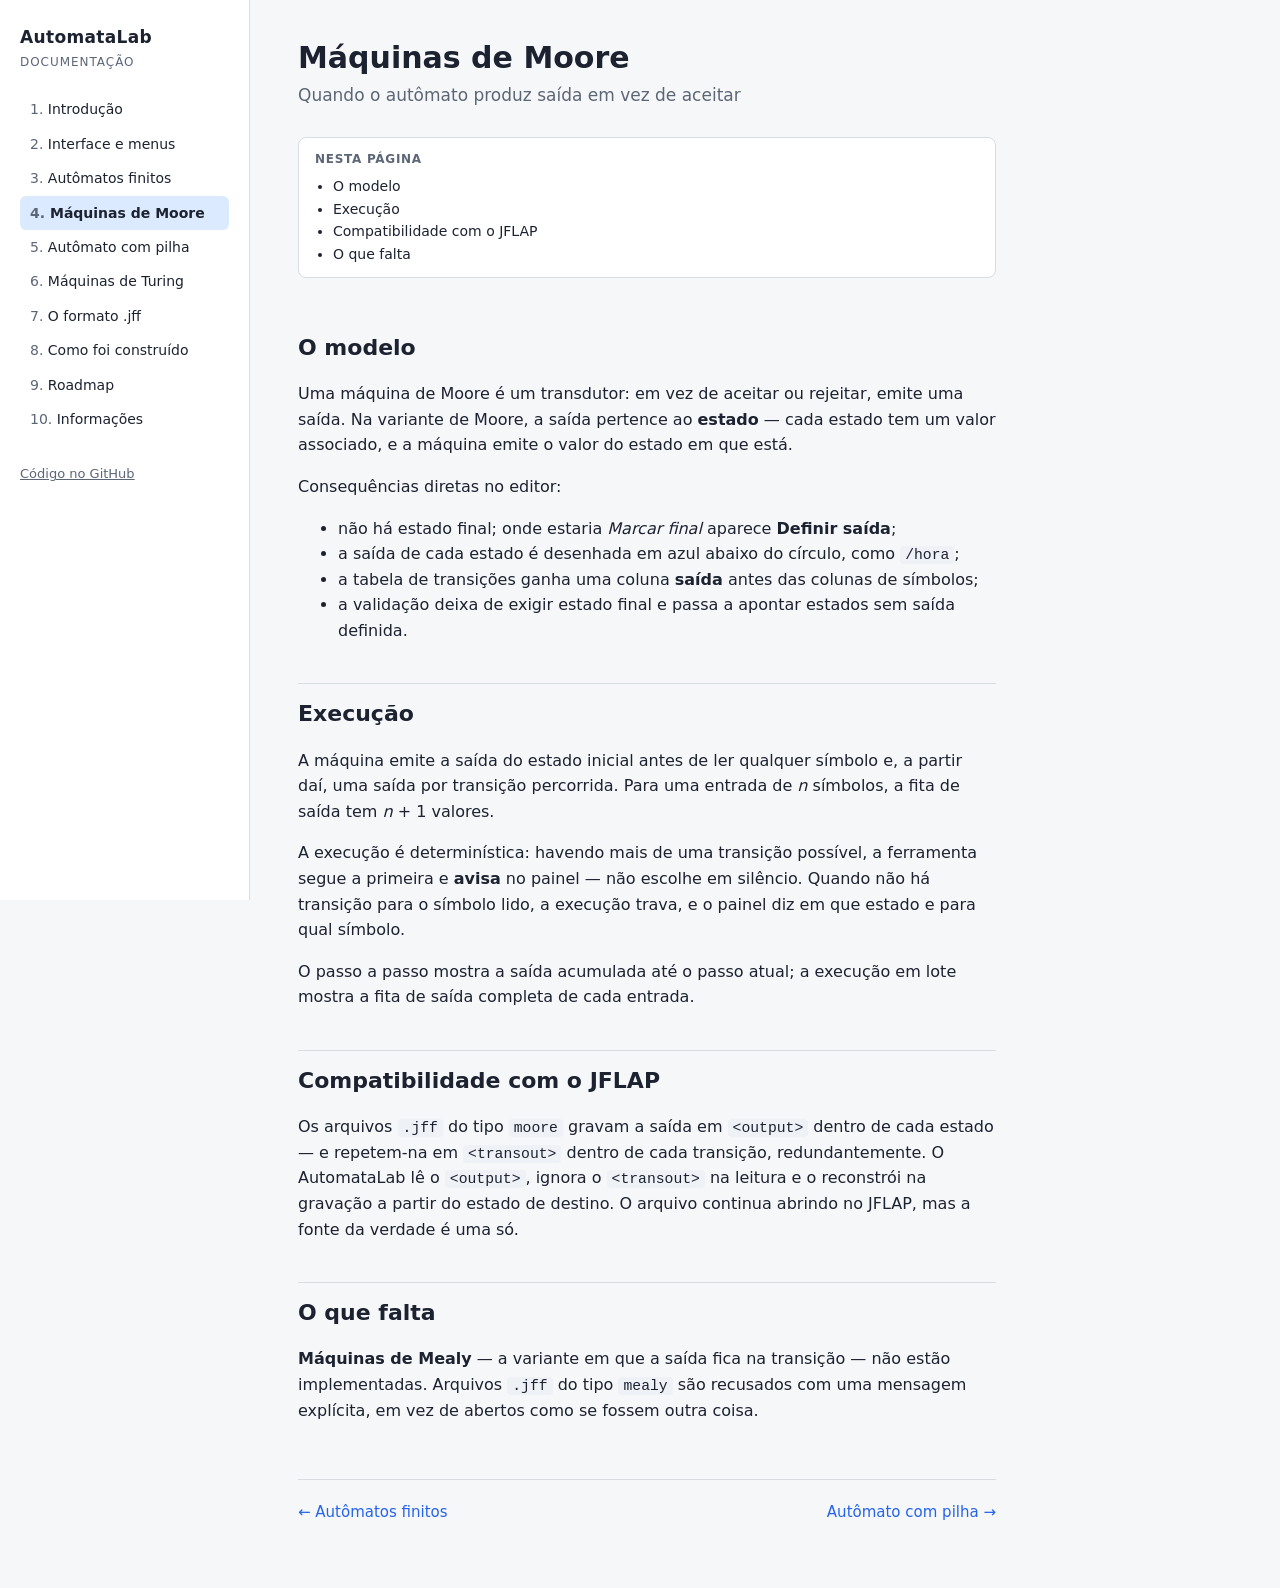
<file: docs/moore.html>
<!DOCTYPE html>
<html lang="pt-BR">
<head>
  <meta charset="utf-8">
  <meta name="viewport" content="width=device-width, initial-scale=1">
  <title>Máquinas de Moore — AutomataLab</title>
  <link rel="stylesheet" href="docs.css">
</head>
<body>
  <nav class="sidebar" aria-label="Capítulos">
    <a class="brand" href="../">AutomataLab</a>
    <p class="brand-sub">Documentação</p>
    <ol>
      <li><a href="index.html">Introdução</a></li>
      <li><a href="interface.html">Interface e menus</a></li>
      <li><a href="automatos-finitos.html">Autômatos finitos</a></li>
      <li><a href="moore.html" aria-current="page">Máquinas de Moore</a></li>
      <li><a href="pushdown.html">Autômato com pilha</a></li>
      <li><a href="turing.html">Máquinas de Turing</a></li>
      <li><a href="formato-jff.html">O formato .jff</a></li>
      <li><a href="arquitetura.html">Como foi construído</a></li>
      <li><a href="roadmap.html">Roadmap</a></li>
      <li><a href="sobre.html">Informações</a></li>
    </ol>
    <p class="sidebar-foot"><a href="https://github.com/andersonpiresme/automatalab">Código no GitHub</a></p>
  </nav>

  <main class="content">
    <article>
      <h1>Máquinas de Moore</h1>
      <p class="subtitle">Quando o autômato produz saída em vez de
aceitar</p>
      <nav class="toc" aria-label="Nesta página">
        <p class="toc-title">Nesta página</p>
<ul>
<li><a href="#o-modelo" id="toc-o-modelo">O modelo</a></li>
<li><a href="#execução" id="toc-execução">Execução</a></li>
<li><a href="#compatibilidade-com-o-jflap"
id="toc-compatibilidade-com-o-jflap">Compatibilidade com o
JFLAP</a></li>
<li><a href="#o-que-falta" id="toc-o-que-falta">O que falta</a></li>
</ul>
      </nav>
<h2 id="o-modelo">O modelo</h2>
<p>Uma máquina de Moore é um transdutor: em vez de aceitar ou rejeitar,
emite uma saída. Na variante de Moore, a saída pertence ao
<strong>estado</strong> — cada estado tem um valor associado, e a
máquina emite o valor do estado em que está.</p>
<p>Consequências diretas no editor:</p>
<ul>
<li>não há estado final; onde estaria <em>Marcar final</em> aparece
<strong>Definir saída</strong>;</li>
<li>a saída de cada estado é desenhada em azul abaixo do círculo, como
<code>/hora</code>;</li>
<li>a tabela de transições ganha uma coluna <strong>saída</strong> antes
das colunas de símbolos;</li>
<li>a validação deixa de exigir estado final e passa a apontar estados
sem saída definida.</li>
</ul>
<h2 id="execução">Execução</h2>
<p>A máquina emite a saída do estado inicial antes de ler qualquer
símbolo e, a partir daí, uma saída por transição percorrida. Para uma
entrada de <em>n</em> símbolos, a fita de saída tem <em>n</em> + 1
valores.</p>
<p>A execução é determinística: havendo mais de uma transição possível,
a ferramenta segue a primeira e <strong>avisa</strong> no painel — não
escolhe em silêncio. Quando não há transição para o símbolo lido, a
execução trava, e o painel diz em que estado e para qual símbolo.</p>
<p>O passo a passo mostra a saída acumulada até o passo atual; a
execução em lote mostra a fita de saída completa de cada entrada.</p>
<h2 id="compatibilidade-com-o-jflap">Compatibilidade com o JFLAP</h2>
<p>Os arquivos <code>.jff</code> do tipo <code>moore</code> gravam a
saída em <code>&lt;output&gt;</code> dentro de cada estado — e
repetem-na em <code>&lt;transout&gt;</code> dentro de cada transição,
redundantemente. O AutomataLab lê o <code>&lt;output&gt;</code>, ignora
o <code>&lt;transout&gt;</code> na leitura e o reconstrói na gravação a
partir do estado de destino. O arquivo continua abrindo no JFLAP, mas a
fonte da verdade é uma só.</p>
<h2 id="o-que-falta">O que falta</h2>
<p><strong>Máquinas de Mealy</strong> — a variante em que a saída fica
na transição — não estão implementadas. Arquivos <code>.jff</code> do
tipo <code>mealy</code> são recusados com uma mensagem explícita, em vez
de abertos como se fossem outra coisa.</p>
    </article>
    <footer class="chapter-nav">
      <a class="prev" href="automatos-finitos.html">← Autômatos
finitos</a>
      <a class="next" href="pushdown.html">Autômato com pilha →</a>
    </footer>
  </main>
</body>
</html>
</file>
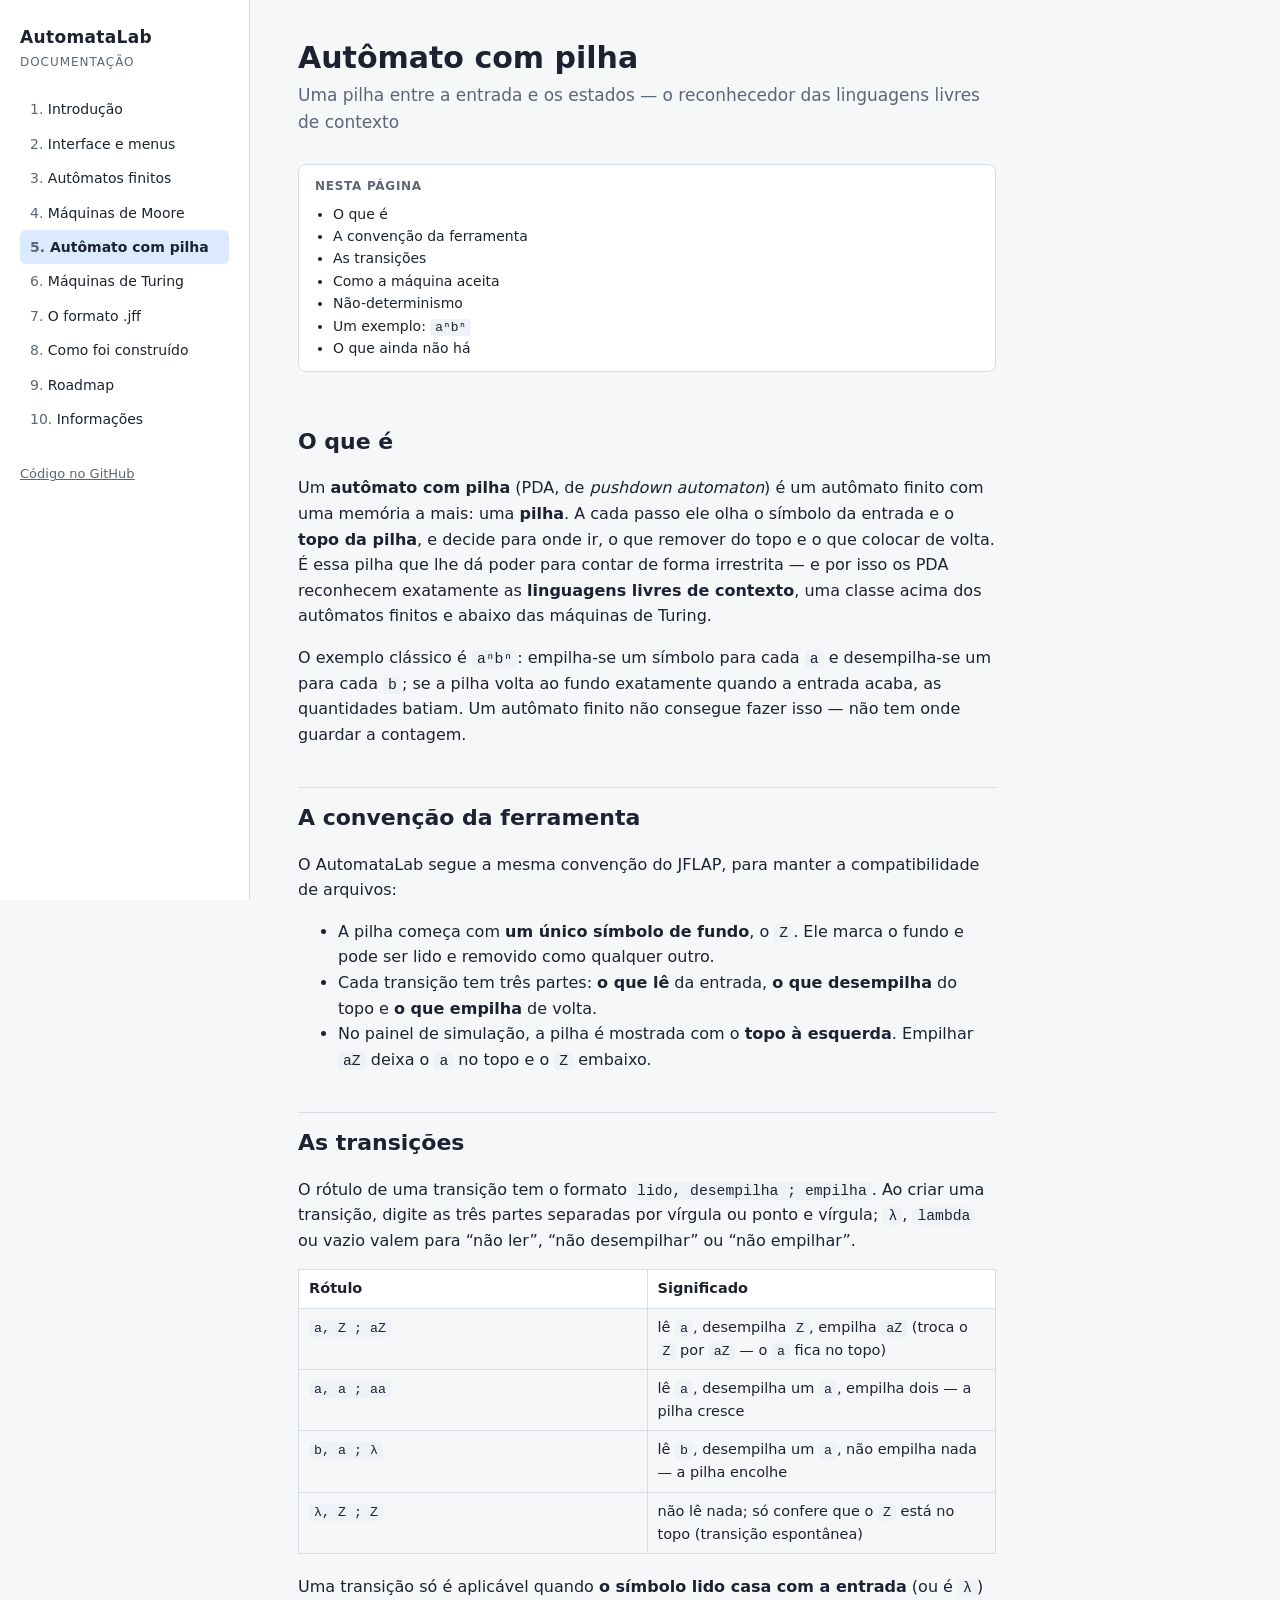
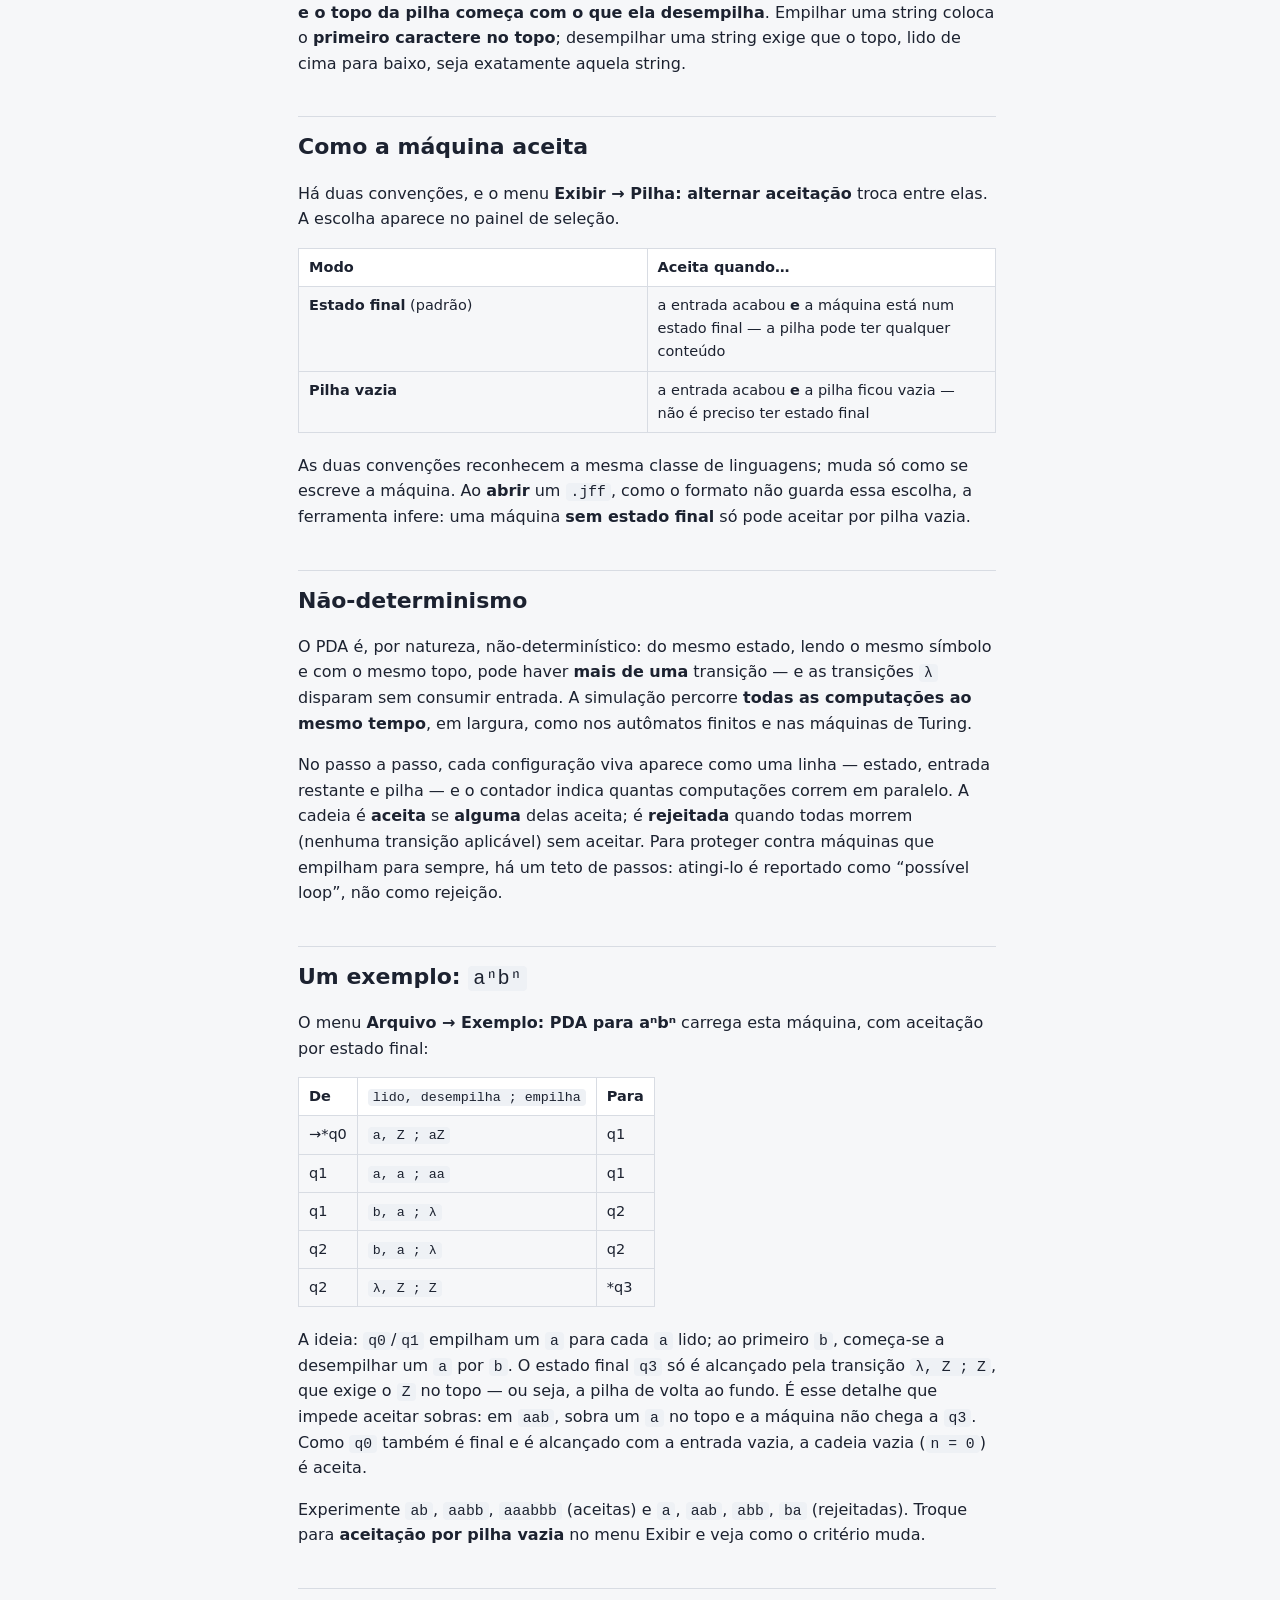
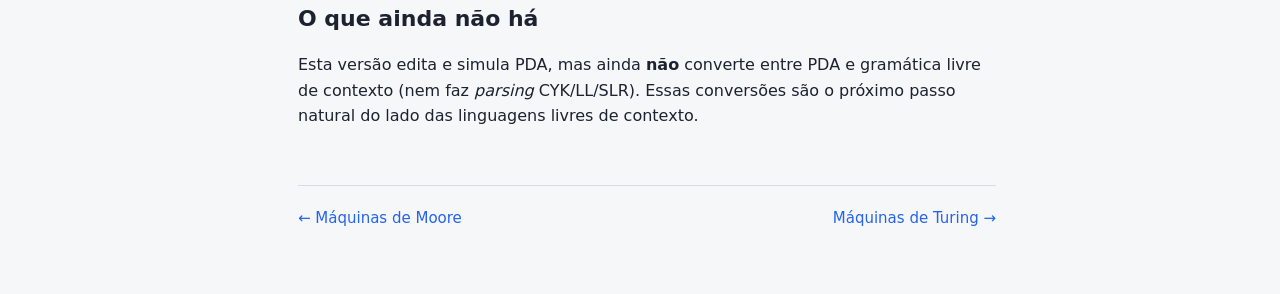
<file: docs/pushdown.html>
<!DOCTYPE html>
<html lang="pt-BR">
<head>
  <meta charset="utf-8">
  <meta name="viewport" content="width=device-width, initial-scale=1">
  <title>Autômato com pilha — AutomataLab</title>
  <link rel="stylesheet" href="docs.css">
</head>
<body>
  <nav class="sidebar" aria-label="Capítulos">
    <a class="brand" href="../">AutomataLab</a>
    <p class="brand-sub">Documentação</p>
    <ol>
      <li><a href="index.html">Introdução</a></li>
      <li><a href="interface.html">Interface e menus</a></li>
      <li><a href="automatos-finitos.html">Autômatos finitos</a></li>
      <li><a href="moore.html">Máquinas de Moore</a></li>
      <li><a href="pushdown.html" aria-current="page">Autômato com pilha</a></li>
      <li><a href="turing.html">Máquinas de Turing</a></li>
      <li><a href="formato-jff.html">O formato .jff</a></li>
      <li><a href="arquitetura.html">Como foi construído</a></li>
      <li><a href="roadmap.html">Roadmap</a></li>
      <li><a href="sobre.html">Informações</a></li>
    </ol>
    <p class="sidebar-foot"><a href="https://github.com/andersonpiresme/automatalab">Código no GitHub</a></p>
  </nav>

  <main class="content">
    <article>
      <h1>Autômato com pilha</h1>
      <p class="subtitle">Uma pilha entre a entrada e os estados — o
reconhecedor das linguagens livres de contexto</p>
      <nav class="toc" aria-label="Nesta página">
        <p class="toc-title">Nesta página</p>
<ul>
<li><a href="#o-que-é" id="toc-o-que-é">O que é</a></li>
<li><a href="#a-convenção-da-ferramenta"
id="toc-a-convenção-da-ferramenta">A convenção da ferramenta</a></li>
<li><a href="#as-transições" id="toc-as-transições">As
transições</a></li>
<li><a href="#como-a-máquina-aceita" id="toc-como-a-máquina-aceita">Como
a máquina aceita</a></li>
<li><a href="#não-determinismo"
id="toc-não-determinismo">Não-determinismo</a></li>
<li><a href="#um-exemplo-aⁿbⁿ" id="toc-um-exemplo-aⁿbⁿ">Um exemplo:
<code>aⁿbⁿ</code></a></li>
<li><a href="#o-que-ainda-não-há" id="toc-o-que-ainda-não-há">O que
ainda não há</a></li>
</ul>
      </nav>
<h2 id="o-que-é">O que é</h2>
<p>Um <strong>autômato com pilha</strong> (PDA, de <em>pushdown
automaton</em>) é um autômato finito com uma memória a mais: uma
<strong>pilha</strong>. A cada passo ele olha o símbolo da entrada e o
<strong>topo da pilha</strong>, e decide para onde ir, o que remover do
topo e o que colocar de volta. É essa pilha que lhe dá poder para contar
de forma irrestrita — e por isso os PDA reconhecem exatamente as
<strong>linguagens livres de contexto</strong>, uma classe acima dos
autômatos finitos e abaixo das máquinas de Turing.</p>
<p>O exemplo clássico é <code>aⁿbⁿ</code>: empilha-se um símbolo para
cada <code>a</code> e desempilha-se um para cada <code>b</code>; se a
pilha volta ao fundo exatamente quando a entrada acaba, as quantidades
batiam. Um autômato finito não consegue fazer isso — não tem onde
guardar a contagem.</p>
<h2 id="a-convenção-da-ferramenta">A convenção da ferramenta</h2>
<p>O AutomataLab segue a mesma convenção do JFLAP, para manter a
compatibilidade de arquivos:</p>
<ul>
<li>A pilha começa com <strong>um único símbolo de fundo</strong>, o
<code>Z</code>. Ele marca o fundo e pode ser lido e removido como
qualquer outro.</li>
<li>Cada transição tem três partes: <strong>o que lê</strong> da
entrada, <strong>o que desempilha</strong> do topo e <strong>o que
empilha</strong> de volta.</li>
<li>No painel de simulação, a pilha é mostrada com o <strong>topo à
esquerda</strong>. Empilhar <code>aZ</code> deixa o <code>a</code> no
topo e o <code>Z</code> embaixo.</li>
</ul>
<h2 id="as-transições">As transições</h2>
<p>O rótulo de uma transição tem o formato
<code>lido, desempilha ; empilha</code>. Ao criar uma transição, digite
as três partes separadas por vírgula ou ponto e vírgula; <code>λ</code>,
<code>lambda</code> ou vazio valem para “não ler”, “não desempilhar” ou
“não empilhar”.</p>
<table>
<colgroup>
<col style="width: 50%" />
<col style="width: 50%" />
</colgroup>
<thead>
<tr>
<th>Rótulo</th>
<th>Significado</th>
</tr>
</thead>
<tbody>
<tr>
<td><code>a, Z ; aZ</code></td>
<td>lê <code>a</code>, desempilha <code>Z</code>, empilha
<code>aZ</code> (troca o <code>Z</code> por <code>aZ</code> — o
<code>a</code> fica no topo)</td>
</tr>
<tr>
<td><code>a, a ; aa</code></td>
<td>lê <code>a</code>, desempilha um <code>a</code>, empilha dois — a
pilha cresce</td>
</tr>
<tr>
<td><code>b, a ; λ</code></td>
<td>lê <code>b</code>, desempilha um <code>a</code>, não empilha nada —
a pilha encolhe</td>
</tr>
<tr>
<td><code>λ, Z ; Z</code></td>
<td>não lê nada; só confere que o <code>Z</code> está no topo (transição
espontânea)</td>
</tr>
</tbody>
</table>
<p>Uma transição só é aplicável quando <strong>o símbolo lido casa com a
entrada</strong> (ou é <code>λ</code>) <strong>e o topo da pilha começa
com o que ela desempilha</strong>. Empilhar uma string coloca o
<strong>primeiro caractere no topo</strong>; desempilhar uma string
exige que o topo, lido de cima para baixo, seja exatamente aquela
string.</p>
<h2 id="como-a-máquina-aceita">Como a máquina aceita</h2>
<p>Há duas convenções, e o menu <strong>Exibir → Pilha: alternar
aceitação</strong> troca entre elas. A escolha aparece no painel de
seleção.</p>
<table>
<colgroup>
<col style="width: 50%" />
<col style="width: 50%" />
</colgroup>
<thead>
<tr>
<th>Modo</th>
<th>Aceita quando…</th>
</tr>
</thead>
<tbody>
<tr>
<td><strong>Estado final</strong> (padrão)</td>
<td>a entrada acabou <strong>e</strong> a máquina está num estado final
— a pilha pode ter qualquer conteúdo</td>
</tr>
<tr>
<td><strong>Pilha vazia</strong></td>
<td>a entrada acabou <strong>e</strong> a pilha ficou vazia — não é
preciso ter estado final</td>
</tr>
</tbody>
</table>
<p>As duas convenções reconhecem a mesma classe de linguagens; muda só
como se escreve a máquina. Ao <strong>abrir</strong> um
<code>.jff</code>, como o formato não guarda essa escolha, a ferramenta
infere: uma máquina <strong>sem estado final</strong> só pode aceitar
por pilha vazia.</p>
<h2 id="não-determinismo">Não-determinismo</h2>
<p>O PDA é, por natureza, não-determinístico: do mesmo estado, lendo o
mesmo símbolo e com o mesmo topo, pode haver <strong>mais de
uma</strong> transição — e as transições <code>λ</code> disparam sem
consumir entrada. A simulação percorre <strong>todas as computações ao
mesmo tempo</strong>, em largura, como nos autômatos finitos e nas
máquinas de Turing.</p>
<p>No passo a passo, cada configuração viva aparece como uma linha —
estado, entrada restante e pilha — e o contador indica quantas
computações correm em paralelo. A cadeia é <strong>aceita</strong> se
<strong>alguma</strong> delas aceita; é <strong>rejeitada</strong>
quando todas morrem (nenhuma transição aplicável) sem aceitar. Para
proteger contra máquinas que empilham para sempre, há um teto de passos:
atingi-lo é reportado como “possível loop”, não como rejeição.</p>
<h2 id="um-exemplo-aⁿbⁿ">Um exemplo: <code>aⁿbⁿ</code></h2>
<p>O menu <strong>Arquivo → Exemplo: PDA para aⁿbⁿ</strong> carrega esta
máquina, com aceitação por estado final:</p>
<table>
<thead>
<tr>
<th>De</th>
<th><code>lido, desempilha ; empilha</code></th>
<th>Para</th>
</tr>
</thead>
<tbody>
<tr>
<td>→*q0</td>
<td><code>a, Z ; aZ</code></td>
<td>q1</td>
</tr>
<tr>
<td>q1</td>
<td><code>a, a ; aa</code></td>
<td>q1</td>
</tr>
<tr>
<td>q1</td>
<td><code>b, a ; λ</code></td>
<td>q2</td>
</tr>
<tr>
<td>q2</td>
<td><code>b, a ; λ</code></td>
<td>q2</td>
</tr>
<tr>
<td>q2</td>
<td><code>λ, Z ; Z</code></td>
<td>*q3</td>
</tr>
</tbody>
</table>
<p>A ideia: <code>q0</code>/<code>q1</code> empilham um <code>a</code>
para cada <code>a</code> lido; ao primeiro <code>b</code>, começa-se a
desempilhar um <code>a</code> por <code>b</code>. O estado final
<code>q3</code> só é alcançado pela transição <code>λ, Z ; Z</code>, que
exige o <code>Z</code> no topo — ou seja, a pilha de volta ao fundo. É
esse detalhe que impede aceitar sobras: em <code>aab</code>, sobra um
<code>a</code> no topo e a máquina não chega a <code>q3</code>. Como
<code>q0</code> também é final e é alcançado com a entrada vazia, a
cadeia vazia (<code>n = 0</code>) é aceita.</p>
<p>Experimente <code>ab</code>, <code>aabb</code>, <code>aaabbb</code>
(aceitas) e <code>a</code>, <code>aab</code>, <code>abb</code>,
<code>ba</code> (rejeitadas). Troque para <strong>aceitação por pilha
vazia</strong> no menu Exibir e veja como o critério muda.</p>
<h2 id="o-que-ainda-não-há">O que ainda não há</h2>
<p>Esta versão edita e simula PDA, mas ainda <strong>não</strong>
converte entre PDA e gramática livre de contexto (nem faz
<em>parsing</em> CYK/LL/SLR). Essas conversões são o próximo passo
natural do lado das linguagens livres de contexto.</p>
    </article>
    <footer class="chapter-nav">
      <a class="prev" href="moore.html">← Máquinas de Moore</a>
      <a class="next" href="turing.html">Máquinas de Turing →</a>
    </footer>
  </main>
</body>
</html>
</file>
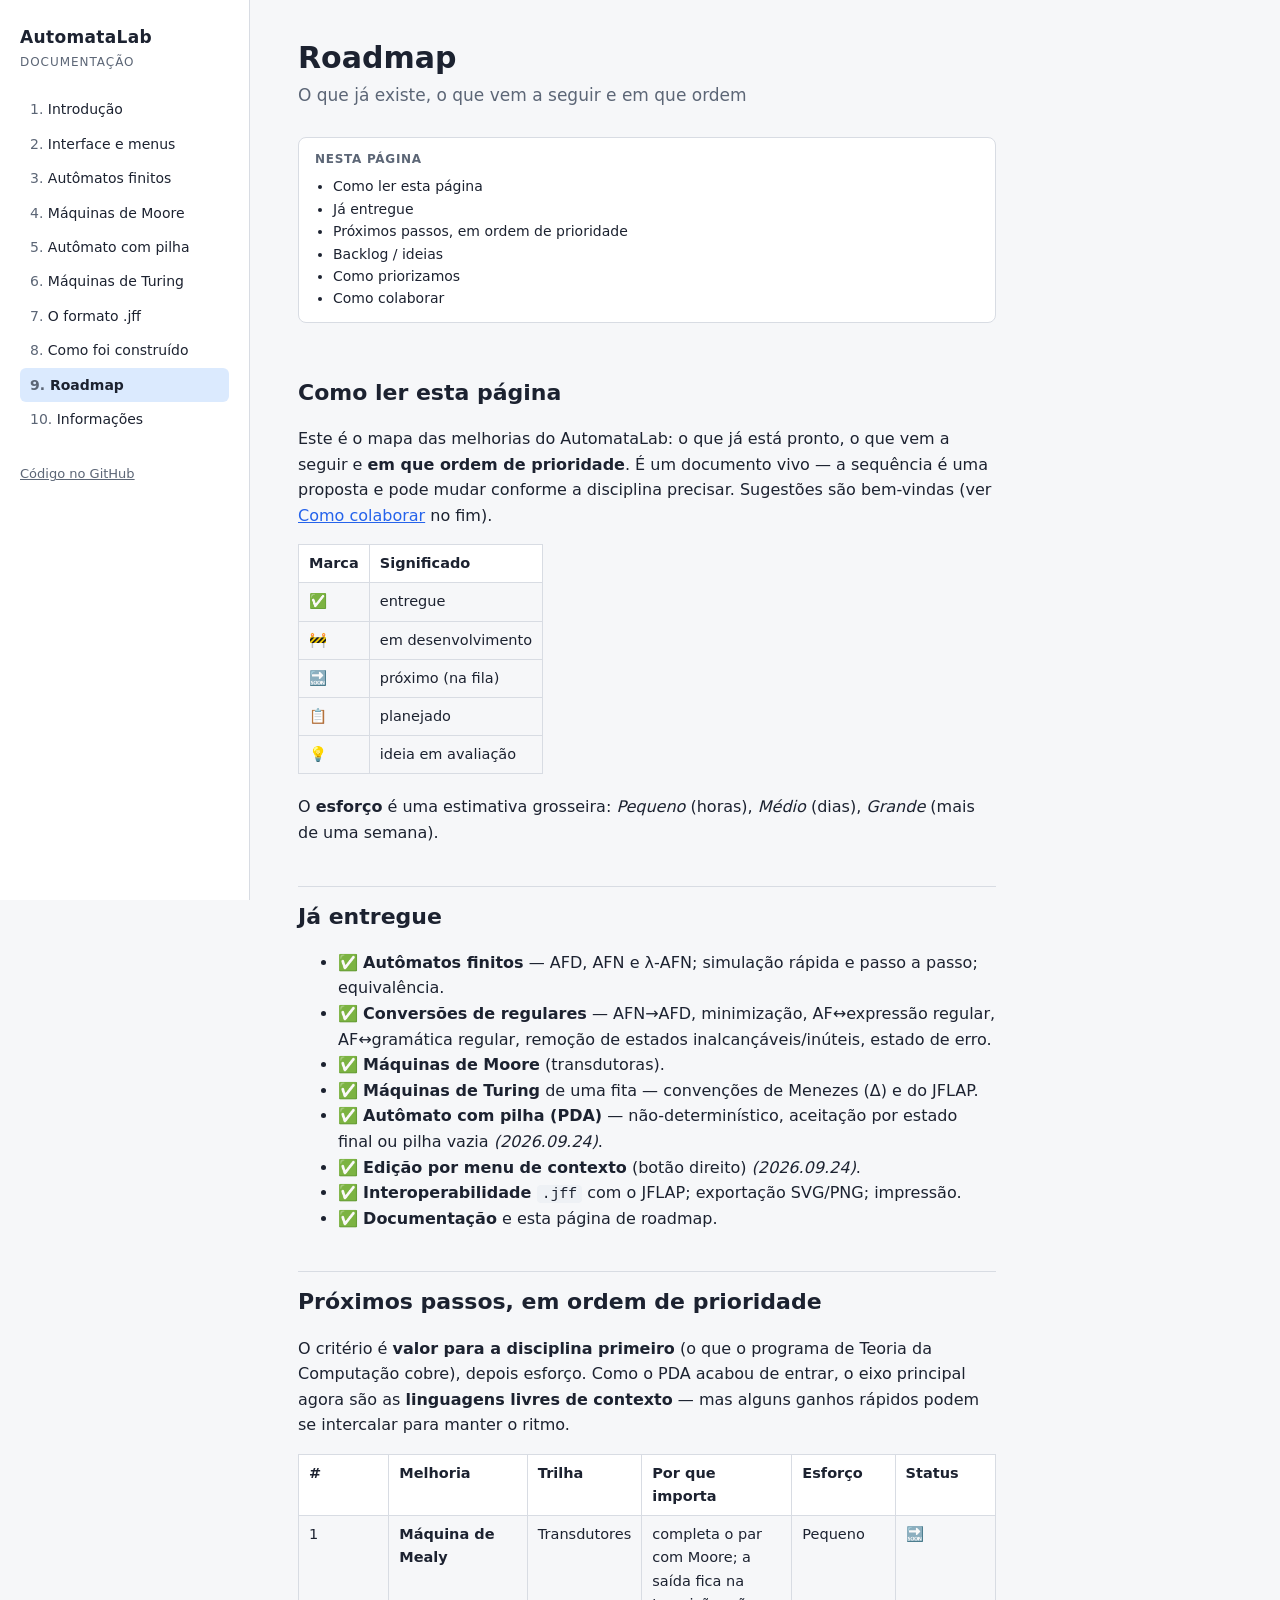
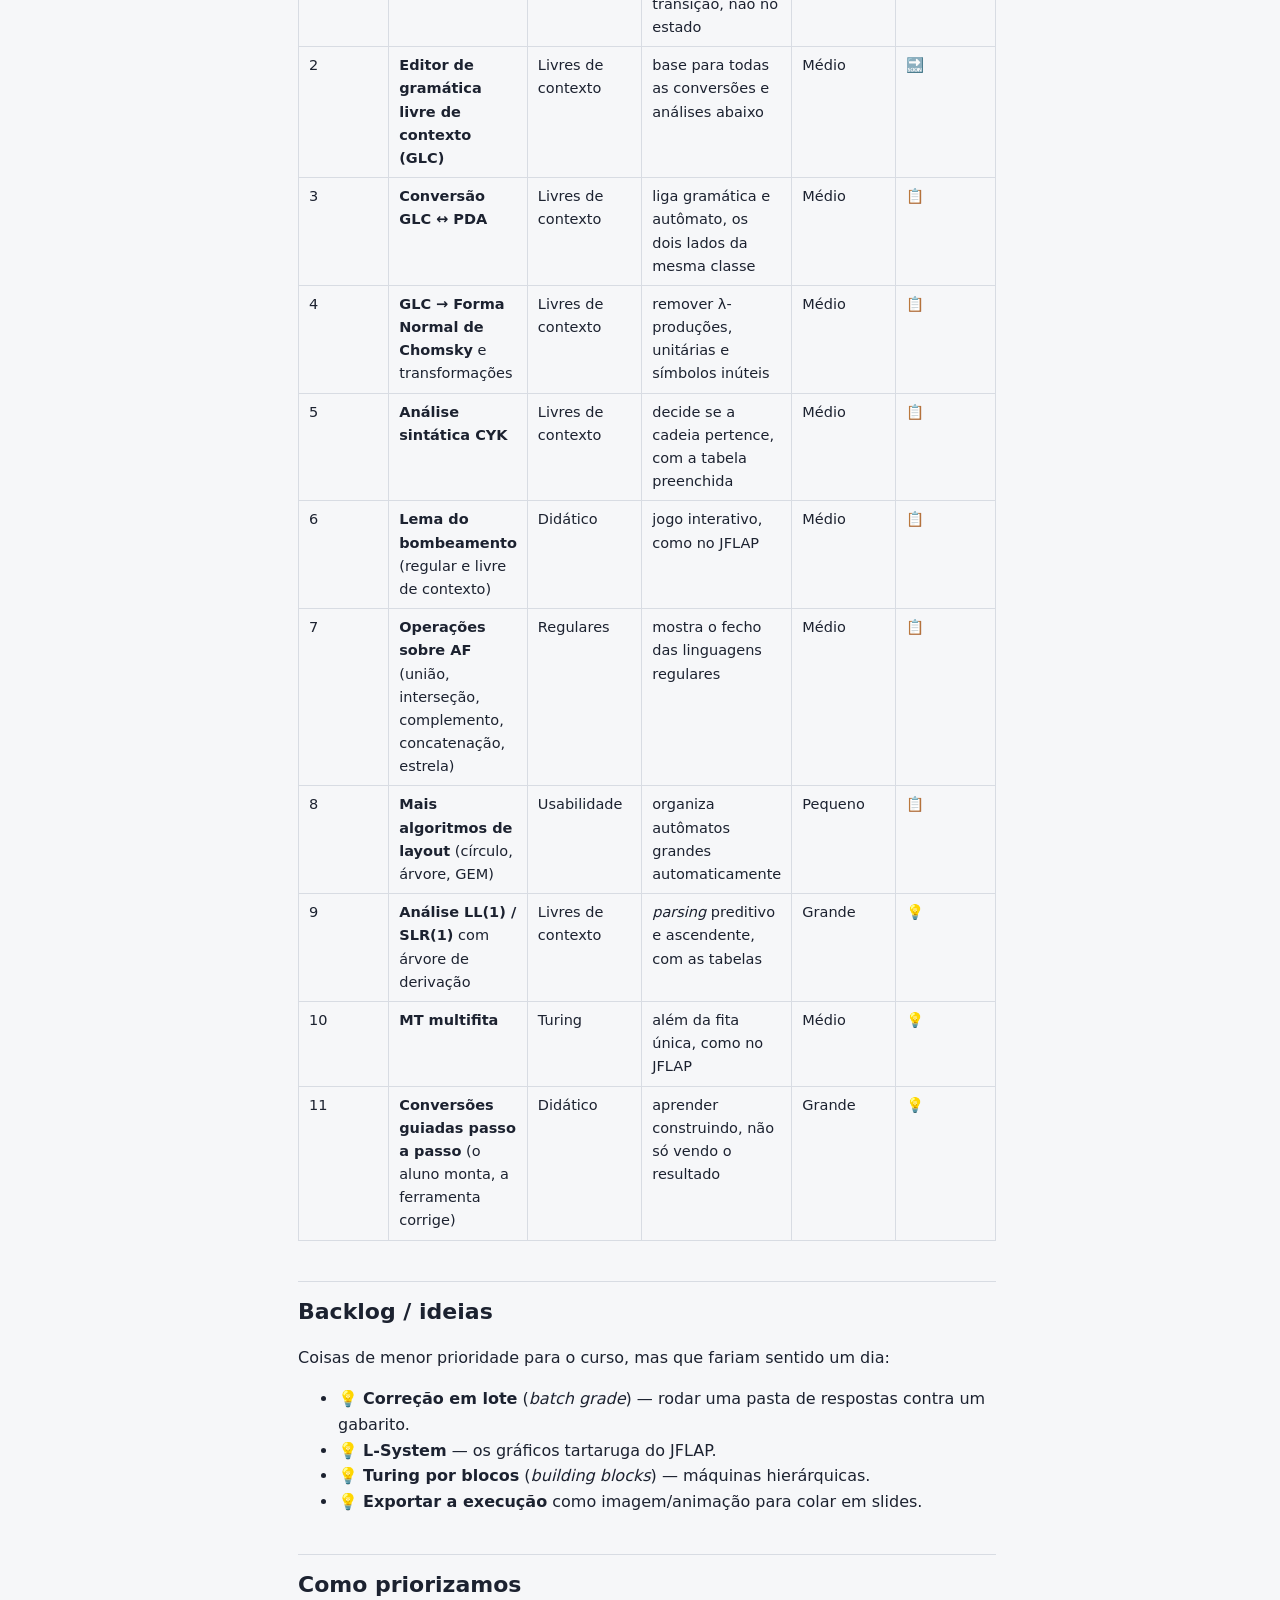
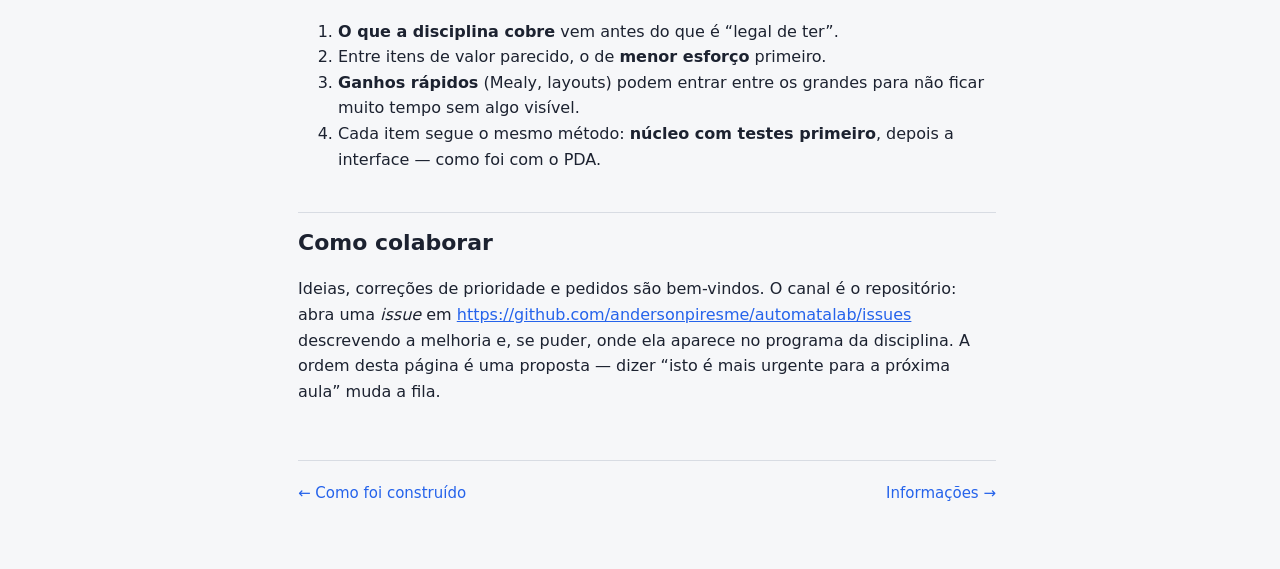
<file: docs/roadmap.html>
<!DOCTYPE html>
<html lang="pt-BR">
<head>
  <meta charset="utf-8">
  <meta name="viewport" content="width=device-width, initial-scale=1">
  <title>Roadmap — AutomataLab</title>
  <link rel="stylesheet" href="docs.css">
</head>
<body>
  <nav class="sidebar" aria-label="Capítulos">
    <a class="brand" href="../">AutomataLab</a>
    <p class="brand-sub">Documentação</p>
    <ol>
      <li><a href="index.html">Introdução</a></li>
      <li><a href="interface.html">Interface e menus</a></li>
      <li><a href="automatos-finitos.html">Autômatos finitos</a></li>
      <li><a href="moore.html">Máquinas de Moore</a></li>
      <li><a href="pushdown.html">Autômato com pilha</a></li>
      <li><a href="turing.html">Máquinas de Turing</a></li>
      <li><a href="formato-jff.html">O formato .jff</a></li>
      <li><a href="arquitetura.html">Como foi construído</a></li>
      <li><a href="roadmap.html" aria-current="page">Roadmap</a></li>
      <li><a href="sobre.html">Informações</a></li>
    </ol>
    <p class="sidebar-foot"><a href="https://github.com/andersonpiresme/automatalab">Código no GitHub</a></p>
  </nav>

  <main class="content">
    <article>
      <h1>Roadmap</h1>
      <p class="subtitle">O que já existe, o que vem a seguir e em que
ordem</p>
      <nav class="toc" aria-label="Nesta página">
        <p class="toc-title">Nesta página</p>
<ul>
<li><a href="#como-ler-esta-página" id="toc-como-ler-esta-página">Como
ler esta página</a></li>
<li><a href="#já-entregue" id="toc-já-entregue">Já entregue</a></li>
<li><a href="#próximos-passos-em-ordem-de-prioridade"
id="toc-próximos-passos-em-ordem-de-prioridade">Próximos passos, em
ordem de prioridade</a></li>
<li><a href="#backlog-ideias" id="toc-backlog-ideias">Backlog /
ideias</a></li>
<li><a href="#como-priorizamos" id="toc-como-priorizamos">Como
priorizamos</a></li>
<li><a href="#como-colaborar" id="toc-como-colaborar">Como
colaborar</a></li>
</ul>
      </nav>
<h2 id="como-ler-esta-página">Como ler esta página</h2>
<p>Este é o mapa das melhorias do AutomataLab: o que já está pronto, o
que vem a seguir e <strong>em que ordem de prioridade</strong>. É um
documento vivo — a sequência é uma proposta e pode mudar conforme a
disciplina precisar. Sugestões são bem-vindas (ver <a
href="#como-colaborar">Como colaborar</a> no fim).</p>
<table>
<thead>
<tr>
<th>Marca</th>
<th>Significado</th>
</tr>
</thead>
<tbody>
<tr>
<td>✅</td>
<td>entregue</td>
</tr>
<tr>
<td>🚧</td>
<td>em desenvolvimento</td>
</tr>
<tr>
<td>🔜</td>
<td>próximo (na fila)</td>
</tr>
<tr>
<td>📋</td>
<td>planejado</td>
</tr>
<tr>
<td>💡</td>
<td>ideia em avaliação</td>
</tr>
</tbody>
</table>
<p>O <strong>esforço</strong> é uma estimativa grosseira:
<em>Pequeno</em> (horas), <em>Médio</em> (dias), <em>Grande</em> (mais
de uma semana).</p>
<h2 id="já-entregue">Já entregue</h2>
<ul>
<li>✅ <strong>Autômatos finitos</strong> — AFD, AFN e λ-AFN; simulação
rápida e passo a passo; equivalência.</li>
<li>✅ <strong>Conversões de regulares</strong> — AFN→AFD, minimização,
AF↔︎expressão regular, AF↔︎gramática regular, remoção de estados
inalcançáveis/inúteis, estado de erro.</li>
<li>✅ <strong>Máquinas de Moore</strong> (transdutoras).</li>
<li>✅ <strong>Máquinas de Turing</strong> de uma fita — convenções de
Menezes (Δ) e do JFLAP.</li>
<li>✅ <strong>Autômato com pilha (PDA)</strong> — não-determinístico,
aceitação por estado final ou pilha vazia <em>(2026.09.24)</em>.</li>
<li>✅ <strong>Edição por menu de contexto</strong> (botão direito)
<em>(2026.09.24)</em>.</li>
<li>✅ <strong>Interoperabilidade <code>.jff</code></strong> com o
JFLAP; exportação SVG/PNG; impressão.</li>
<li>✅ <strong>Documentação</strong> e esta página de roadmap.</li>
</ul>
<h2 id="próximos-passos-em-ordem-de-prioridade">Próximos passos, em
ordem de prioridade</h2>
<p>O critério é <strong>valor para a disciplina primeiro</strong> (o que
o programa de Teoria da Computação cobre), depois esforço. Como o PDA
acabou de entrar, o eixo principal agora são as <strong>linguagens
livres de contexto</strong> — mas alguns ganhos rápidos podem se
intercalar para manter o ritmo.</p>
<table style="width:100%;">
<colgroup>
<col style="width: 16%" />
<col style="width: 16%" />
<col style="width: 16%" />
<col style="width: 16%" />
<col style="width: 16%" />
<col style="width: 16%" />
</colgroup>
<thead>
<tr>
<th>#</th>
<th>Melhoria</th>
<th>Trilha</th>
<th>Por que importa</th>
<th>Esforço</th>
<th>Status</th>
</tr>
</thead>
<tbody>
<tr>
<td>1</td>
<td><strong>Máquina de Mealy</strong></td>
<td>Transdutores</td>
<td>completa o par com Moore; a saída fica na transição, não no
estado</td>
<td>Pequeno</td>
<td>🔜</td>
</tr>
<tr>
<td>2</td>
<td><strong>Editor de gramática livre de contexto (GLC)</strong></td>
<td>Livres de contexto</td>
<td>base para todas as conversões e análises abaixo</td>
<td>Médio</td>
<td>🔜</td>
</tr>
<tr>
<td>3</td>
<td><strong>Conversão GLC ↔︎ PDA</strong></td>
<td>Livres de contexto</td>
<td>liga gramática e autômato, os dois lados da mesma classe</td>
<td>Médio</td>
<td>📋</td>
</tr>
<tr>
<td>4</td>
<td><strong>GLC → Forma Normal de Chomsky</strong> e transformações</td>
<td>Livres de contexto</td>
<td>remover λ-produções, unitárias e símbolos inúteis</td>
<td>Médio</td>
<td>📋</td>
</tr>
<tr>
<td>5</td>
<td><strong>Análise sintática CYK</strong></td>
<td>Livres de contexto</td>
<td>decide se a cadeia pertence, com a tabela preenchida</td>
<td>Médio</td>
<td>📋</td>
</tr>
<tr>
<td>6</td>
<td><strong>Lema do bombeamento</strong> (regular e livre de
contexto)</td>
<td>Didático</td>
<td>jogo interativo, como no JFLAP</td>
<td>Médio</td>
<td>📋</td>
</tr>
<tr>
<td>7</td>
<td><strong>Operações sobre AF</strong> (união, interseção, complemento,
concatenação, estrela)</td>
<td>Regulares</td>
<td>mostra o fecho das linguagens regulares</td>
<td>Médio</td>
<td>📋</td>
</tr>
<tr>
<td>8</td>
<td><strong>Mais algoritmos de layout</strong> (círculo, árvore,
GEM)</td>
<td>Usabilidade</td>
<td>organiza autômatos grandes automaticamente</td>
<td>Pequeno</td>
<td>📋</td>
</tr>
<tr>
<td>9</td>
<td><strong>Análise LL(1) / SLR(1)</strong> com árvore de derivação</td>
<td>Livres de contexto</td>
<td><em>parsing</em> preditivo e ascendente, com as tabelas</td>
<td>Grande</td>
<td>💡</td>
</tr>
<tr>
<td>10</td>
<td><strong>MT multifita</strong></td>
<td>Turing</td>
<td>além da fita única, como no JFLAP</td>
<td>Médio</td>
<td>💡</td>
</tr>
<tr>
<td>11</td>
<td><strong>Conversões guiadas passo a passo</strong> (o aluno monta, a
ferramenta corrige)</td>
<td>Didático</td>
<td>aprender construindo, não só vendo o resultado</td>
<td>Grande</td>
<td>💡</td>
</tr>
</tbody>
</table>
<h2 id="backlog-ideias">Backlog / ideias</h2>
<p>Coisas de menor prioridade para o curso, mas que fariam sentido um
dia:</p>
<ul>
<li>💡 <strong>Correção em lote</strong> (<em>batch grade</em>) — rodar
uma pasta de respostas contra um gabarito.</li>
<li>💡 <strong>L-System</strong> — os gráficos tartaruga do JFLAP.</li>
<li>💡 <strong>Turing por blocos</strong> (<em>building blocks</em>) —
máquinas hierárquicas.</li>
<li>💡 <strong>Exportar a execução</strong> como imagem/animação para
colar em slides.</li>
</ul>
<h2 id="como-priorizamos">Como priorizamos</h2>
<ol type="1">
<li><strong>O que a disciplina cobre</strong> vem antes do que é “legal
de ter”.</li>
<li>Entre itens de valor parecido, o de <strong>menor esforço</strong>
primeiro.</li>
<li><strong>Ganhos rápidos</strong> (Mealy, layouts) podem entrar entre
os grandes para não ficar muito tempo sem algo visível.</li>
<li>Cada item segue o mesmo método: <strong>núcleo com testes
primeiro</strong>, depois a interface — como foi com o PDA.</li>
</ol>
<h2 id="como-colaborar">Como colaborar</h2>
<p>Ideias, correções de prioridade e pedidos são bem-vindos. O canal é o
repositório: abra uma <em>issue</em> em <a
href="https://github.com/andersonpiresme/automatalab/issues"
class="uri">https://github.com/andersonpiresme/automatalab/issues</a>
descrevendo a melhoria e, se puder, onde ela aparece no programa da
disciplina. A ordem desta página é uma proposta — dizer “isto é mais
urgente para a próxima aula” muda a fila.</p>
    </article>
    <footer class="chapter-nav">
      <a class="prev" href="arquitetura.html">← Como foi construído</a>
      <a class="next" href="sobre.html">Informações →</a>
    </footer>
  </main>
</body>
</html>
</file>
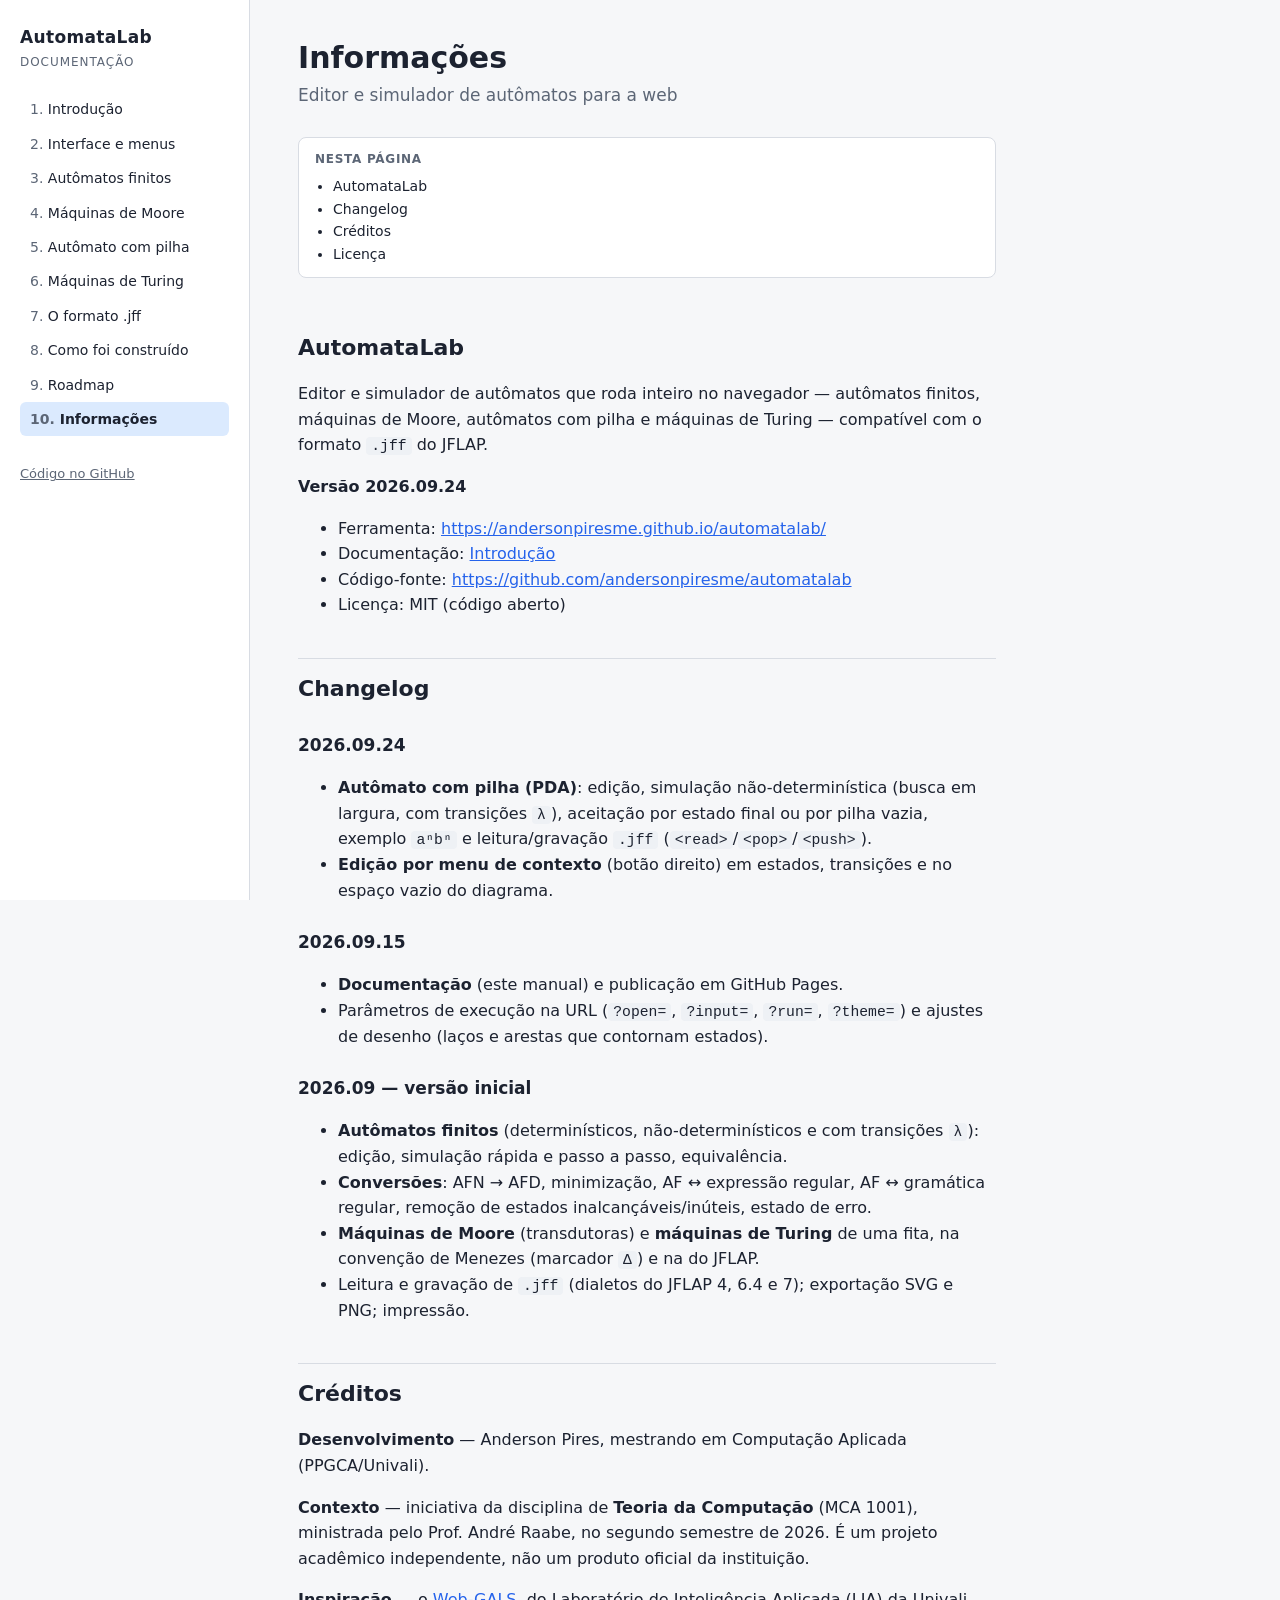
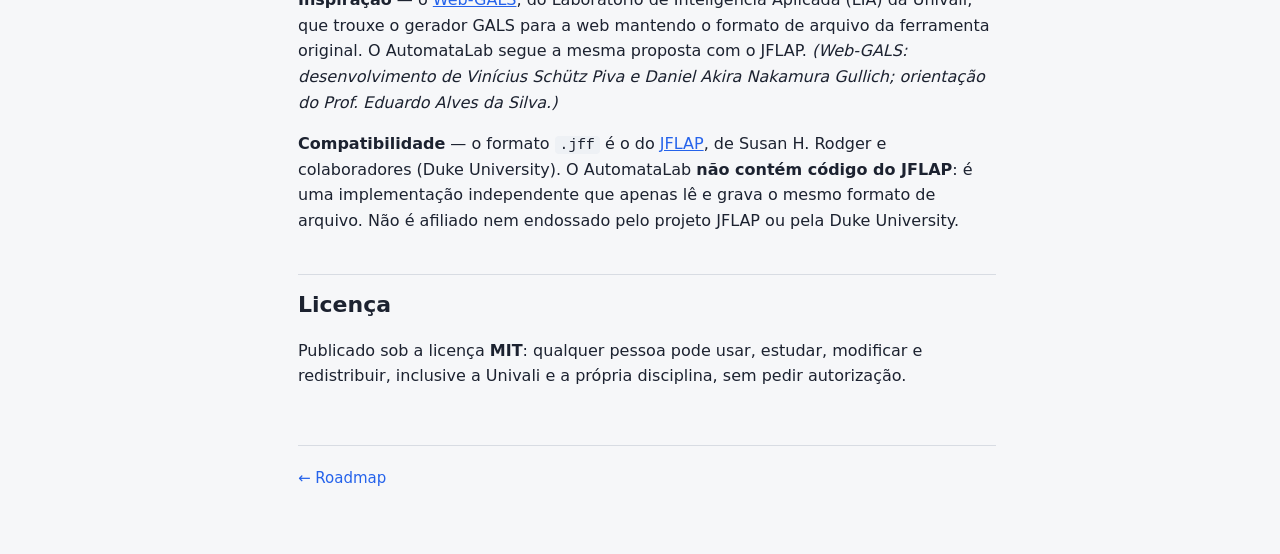
<file: docs/sobre.html>
<!DOCTYPE html>
<html lang="pt-BR">
<head>
  <meta charset="utf-8">
  <meta name="viewport" content="width=device-width, initial-scale=1">
  <title>Informações — AutomataLab</title>
  <link rel="stylesheet" href="docs.css">
</head>
<body>
  <nav class="sidebar" aria-label="Capítulos">
    <a class="brand" href="../">AutomataLab</a>
    <p class="brand-sub">Documentação</p>
    <ol>
      <li><a href="index.html">Introdução</a></li>
      <li><a href="interface.html">Interface e menus</a></li>
      <li><a href="automatos-finitos.html">Autômatos finitos</a></li>
      <li><a href="moore.html">Máquinas de Moore</a></li>
      <li><a href="pushdown.html">Autômato com pilha</a></li>
      <li><a href="turing.html">Máquinas de Turing</a></li>
      <li><a href="formato-jff.html">O formato .jff</a></li>
      <li><a href="arquitetura.html">Como foi construído</a></li>
      <li><a href="roadmap.html">Roadmap</a></li>
      <li><a href="sobre.html" aria-current="page">Informações</a></li>
    </ol>
    <p class="sidebar-foot"><a href="https://github.com/andersonpiresme/automatalab">Código no GitHub</a></p>
  </nav>

  <main class="content">
    <article>
      <h1>Informações</h1>
      <p class="subtitle">Editor e simulador de autômatos para a web</p>
      <nav class="toc" aria-label="Nesta página">
        <p class="toc-title">Nesta página</p>
<ul>
<li><a href="#automatalab" id="toc-automatalab">AutomataLab</a></li>
<li><a href="#changelog" id="toc-changelog">Changelog</a></li>
<li><a href="#créditos" id="toc-créditos">Créditos</a></li>
<li><a href="#licença" id="toc-licença">Licença</a></li>
</ul>
      </nav>
<h2 id="automatalab">AutomataLab</h2>
<p>Editor e simulador de autômatos que roda inteiro no navegador —
autômatos finitos, máquinas de Moore, autômatos com pilha e máquinas de
Turing — compatível com o formato <code>.jff</code> do JFLAP.</p>
<p><strong>Versão 2026.09.24</strong></p>
<ul>
<li>Ferramenta: <a href="https://andersonpiresme.github.io/automatalab/"
class="uri">https://andersonpiresme.github.io/automatalab/</a></li>
<li>Documentação: <a href="index.html">Introdução</a></li>
<li>Código-fonte: <a
href="https://github.com/andersonpiresme/automatalab"
class="uri">https://github.com/andersonpiresme/automatalab</a></li>
<li>Licença: MIT (código aberto)</li>
</ul>
<h2 id="changelog">Changelog</h2>
<h3 id="section">2026.09.24</h3>
<ul>
<li><strong>Autômato com pilha (PDA)</strong>: edição, simulação
não-determinística (busca em largura, com transições <code>λ</code>),
aceitação por estado final ou por pilha vazia, exemplo <code>aⁿbⁿ</code>
e leitura/gravação <code>.jff</code>
(<code>&lt;read&gt;</code>/<code>&lt;pop&gt;</code>/<code>&lt;push&gt;</code>).</li>
<li><strong>Edição por menu de contexto</strong> (botão direito) em
estados, transições e no espaço vazio do diagrama.</li>
</ul>
<h3 id="section-1">2026.09.15</h3>
<ul>
<li><strong>Documentação</strong> (este manual) e publicação em GitHub
Pages.</li>
<li>Parâmetros de execução na URL (<code>?open=</code>,
<code>?input=</code>, <code>?run=</code>, <code>?theme=</code>) e
ajustes de desenho (laços e arestas que contornam estados).</li>
</ul>
<h3 id="versão-inicial">2026.09 — versão inicial</h3>
<ul>
<li><strong>Autômatos finitos</strong> (determinísticos,
não-determinísticos e com transições <code>λ</code>): edição, simulação
rápida e passo a passo, equivalência.</li>
<li><strong>Conversões</strong>: AFN → AFD, minimização, AF ↔︎ expressão
regular, AF ↔︎ gramática regular, remoção de estados
inalcançáveis/inúteis, estado de erro.</li>
<li><strong>Máquinas de Moore</strong> (transdutoras) e <strong>máquinas
de Turing</strong> de uma fita, na convenção de Menezes (marcador
<code>Δ</code>) e na do JFLAP.</li>
<li>Leitura e gravação de <code>.jff</code> (dialetos do JFLAP 4, 6.4 e
7); exportação SVG e PNG; impressão.</li>
</ul>
<h2 id="créditos">Créditos</h2>
<p><strong>Desenvolvimento</strong> — Anderson Pires, mestrando em
Computação Aplicada (PPGCA/Univali).</p>
<p><strong>Contexto</strong> — iniciativa da disciplina de
<strong>Teoria da Computação</strong> (MCA 1001), ministrada pelo
Prof. André Raabe, no segundo semestre de 2026. É um projeto acadêmico
independente, não um produto oficial da instituição.</p>
<p><strong>Inspiração</strong> — o <a
href="https://lia-univali.github.io/Web-GALS/">Web-GALS</a>, do
Laboratório de Inteligência Aplicada (LIA) da Univali, que trouxe o
gerador GALS para a web mantendo o formato de arquivo da ferramenta
original. O AutomataLab segue a mesma proposta com o JFLAP.
<em>(Web-GALS: desenvolvimento de Vinícius Schütz Piva e Daniel Akira
Nakamura Gullich; orientação do Prof. Eduardo Alves da Silva.)</em></p>
<p><strong>Compatibilidade</strong> — o formato <code>.jff</code> é o do
<a href="https://www.jflap.org/">JFLAP</a>, de Susan H. Rodger e
colaboradores (Duke University). O AutomataLab <strong>não contém código
do JFLAP</strong>: é uma implementação independente que apenas lê e
grava o mesmo formato de arquivo. Não é afiliado nem endossado pelo
projeto JFLAP ou pela Duke University.</p>
<h2 id="licença">Licença</h2>
<p>Publicado sob a licença <strong>MIT</strong>: qualquer pessoa pode
usar, estudar, modificar e redistribuir, inclusive a Univali e a própria
disciplina, sem pedir autorização.</p>
    </article>
    <footer class="chapter-nav">
      <a class="prev" href="roadmap.html">← Roadmap</a>
    </footer>
  </main>
</body>
</html>
</file>
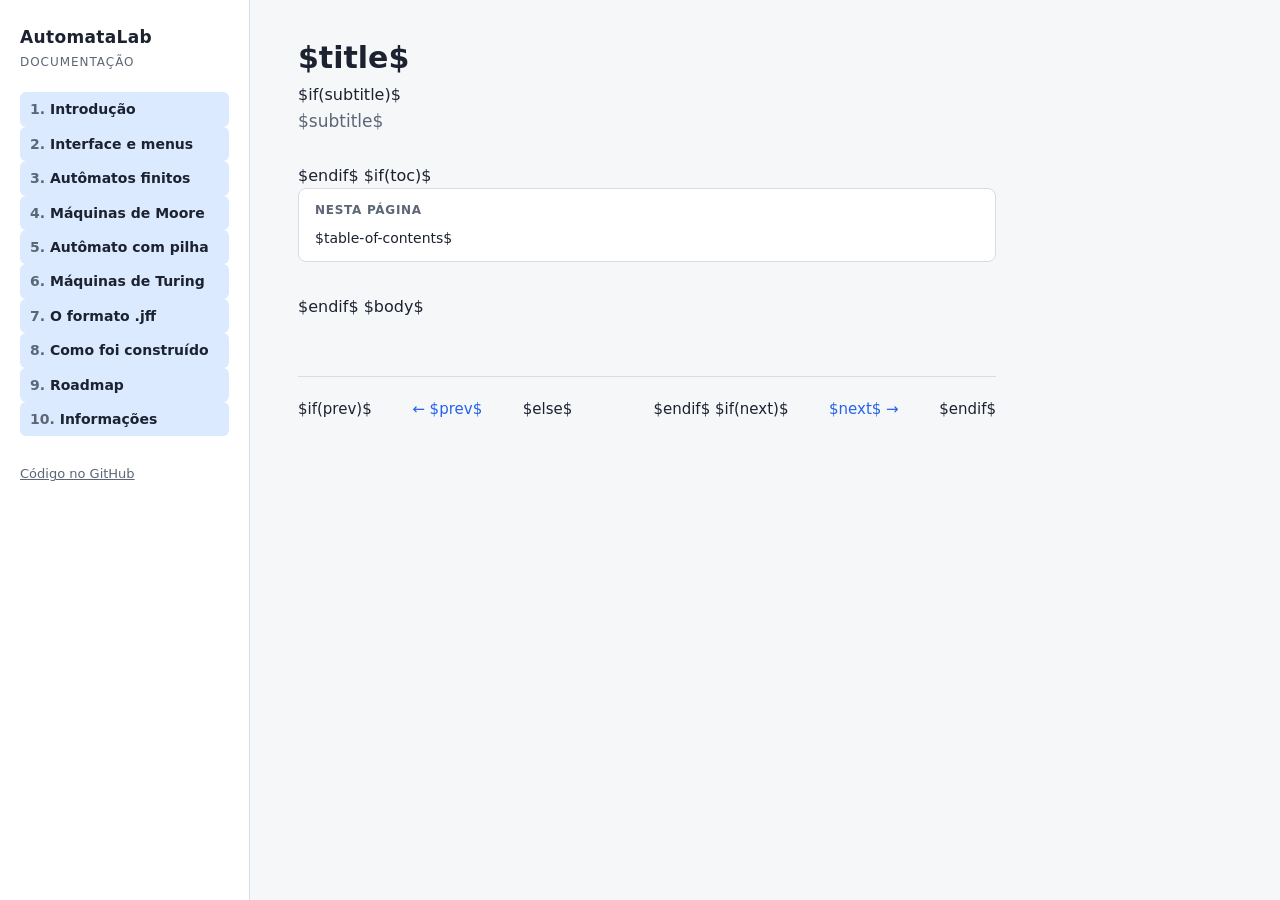
<file: docs/template.html>
<!DOCTYPE html>
<html lang="pt-BR">
<head>
  <meta charset="utf-8">
  <meta name="viewport" content="width=device-width, initial-scale=1">
  <title>$title$ — AutomataLab</title>
  <link rel="stylesheet" href="docs.css">
</head>
<body>
  <nav class="sidebar" aria-label="Capítulos">
    <a class="brand" href="../">AutomataLab</a>
    <p class="brand-sub">Documentação</p>
    <ol>
      <li><a href="index.html"$if(is-index)$ aria-current="page"$endif$>Introdução</a></li>
      <li><a href="interface.html"$if(is-interface)$ aria-current="page"$endif$>Interface e menus</a></li>
      <li><a href="automatos-finitos.html"$if(is-af)$ aria-current="page"$endif$>Autômatos finitos</a></li>
      <li><a href="moore.html"$if(is-moore)$ aria-current="page"$endif$>Máquinas de Moore</a></li>
      <li><a href="pushdown.html"$if(is-pda)$ aria-current="page"$endif$>Autômato com pilha</a></li>
      <li><a href="turing.html"$if(is-turing)$ aria-current="page"$endif$>Máquinas de Turing</a></li>
      <li><a href="formato-jff.html"$if(is-jff)$ aria-current="page"$endif$>O formato .jff</a></li>
      <li><a href="arquitetura.html"$if(is-arq)$ aria-current="page"$endif$>Como foi construído</a></li>
      <li><a href="roadmap.html"$if(is-roadmap)$ aria-current="page"$endif$>Roadmap</a></li>
      <li><a href="sobre.html"$if(is-sobre)$ aria-current="page"$endif$>Informações</a></li>
    </ol>
    <p class="sidebar-foot"><a href="https://github.com/andersonpiresme/automatalab">Código no GitHub</a></p>
  </nav>

  <main class="content">
    <article>
      <h1>$title$</h1>
$if(subtitle)$
      <p class="subtitle">$subtitle$</p>
$endif$
$if(toc)$
      <nav class="toc" aria-label="Nesta página">
        <p class="toc-title">Nesta página</p>
$table-of-contents$
      </nav>
$endif$
$body$
    </article>
    <footer class="chapter-nav">
$if(prev)$
      <a class="prev" href="$prev-href$">← $prev$</a>
$else$
      <span></span>
$endif$
$if(next)$
      <a class="next" href="$next-href$">$next$ →</a>
$endif$
    </footer>
  </main>
</body>
</html>
</file>
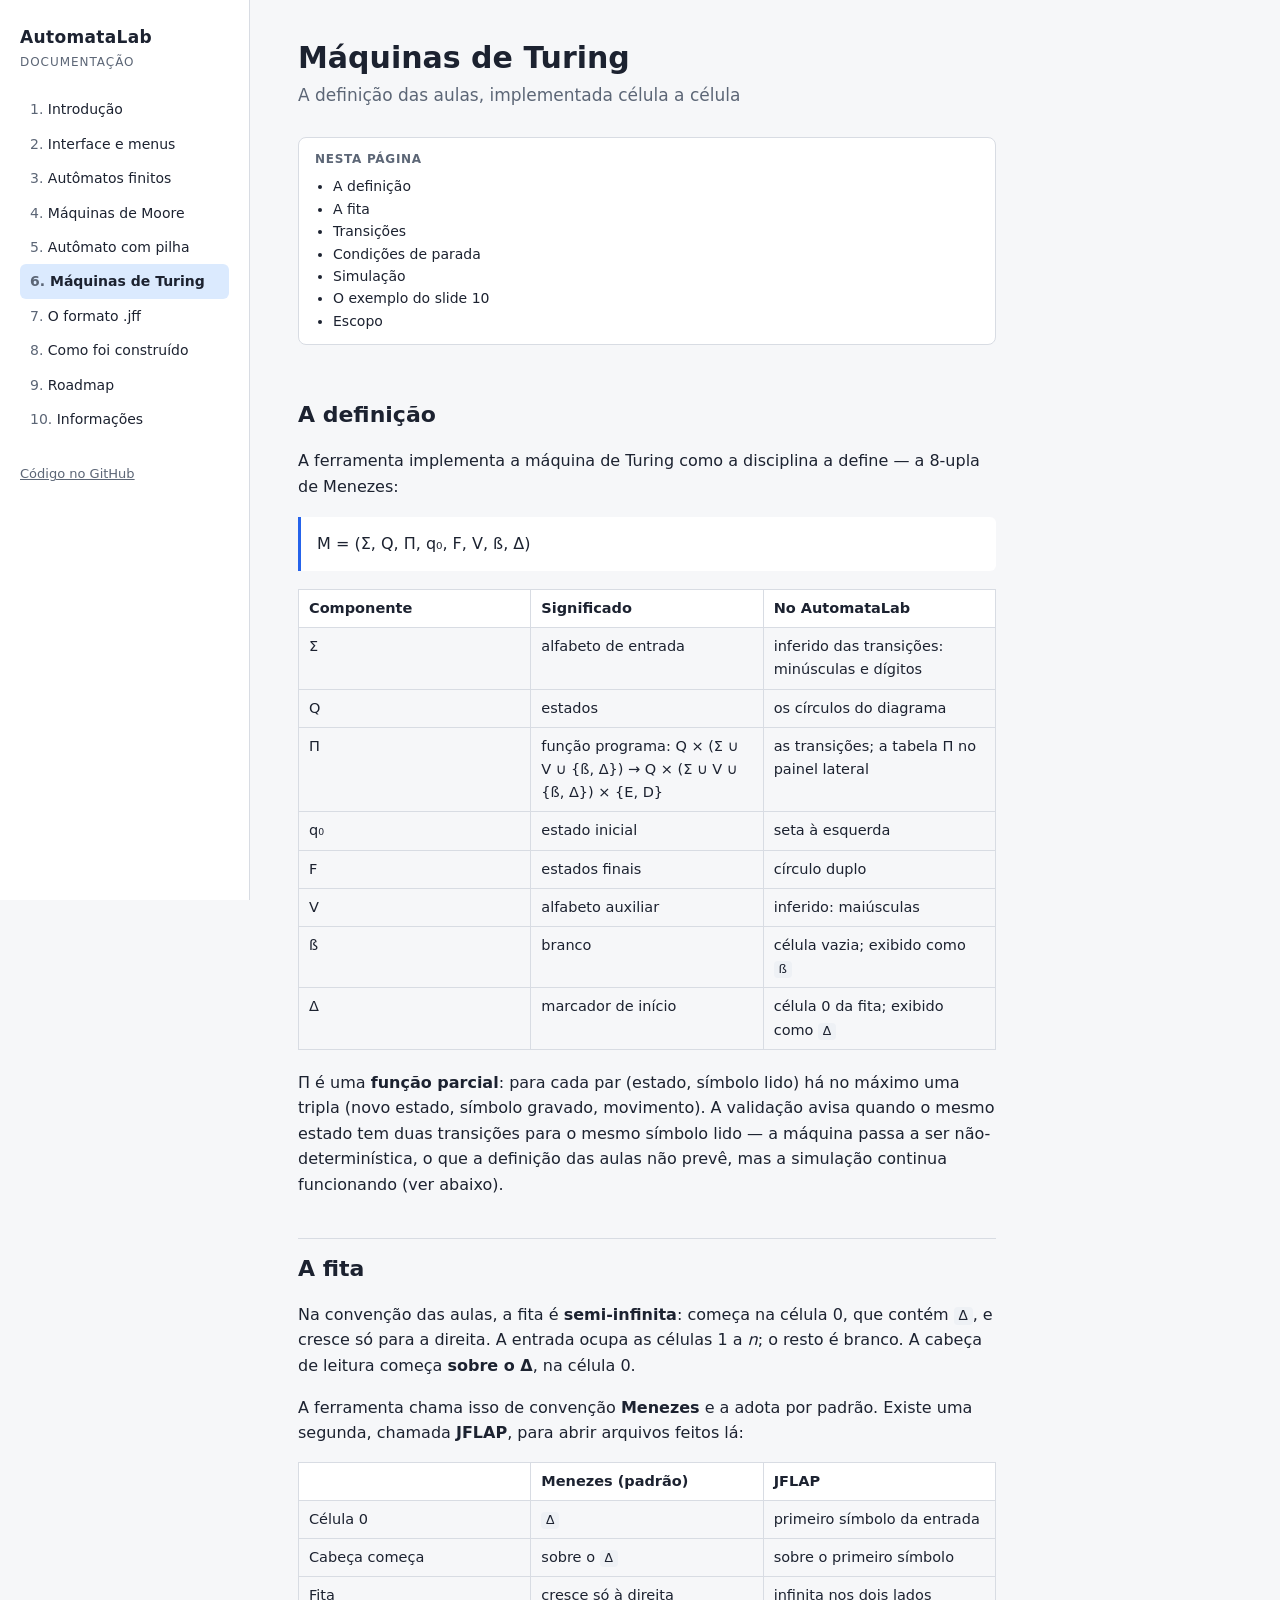
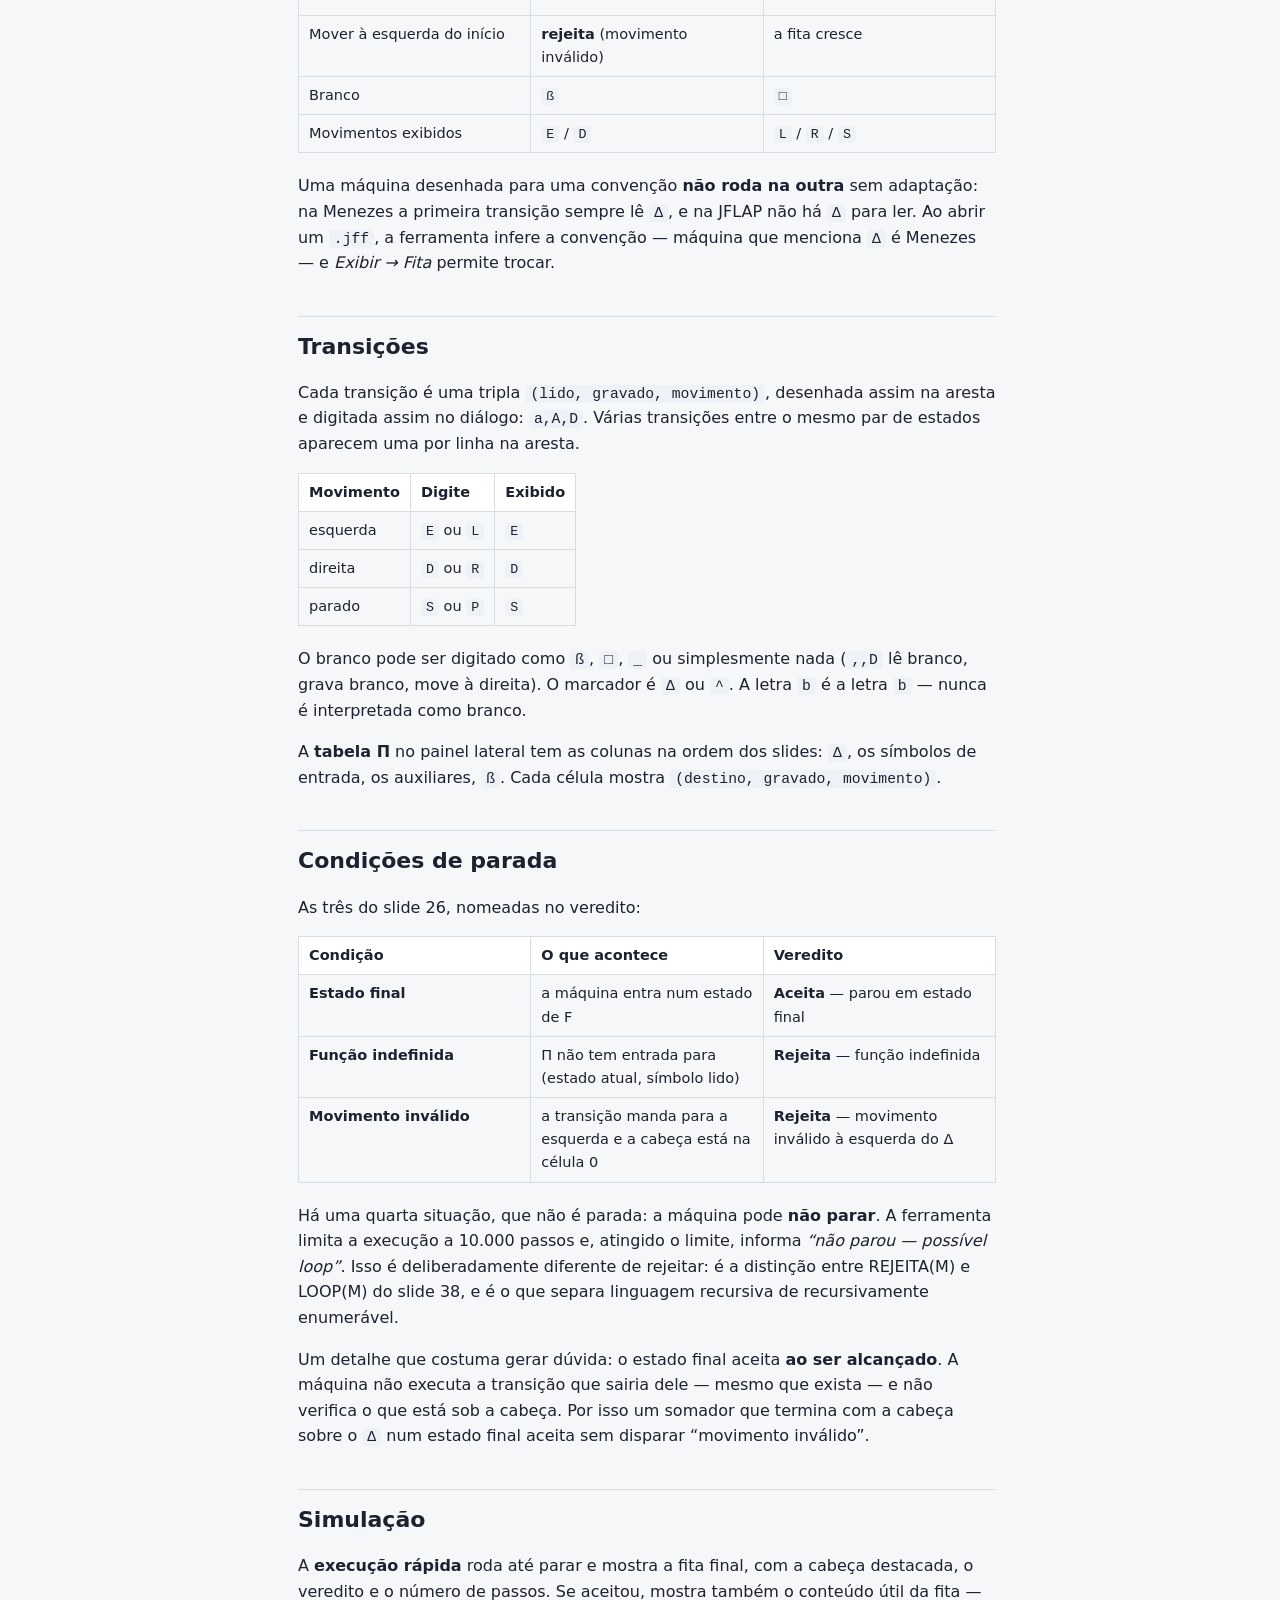
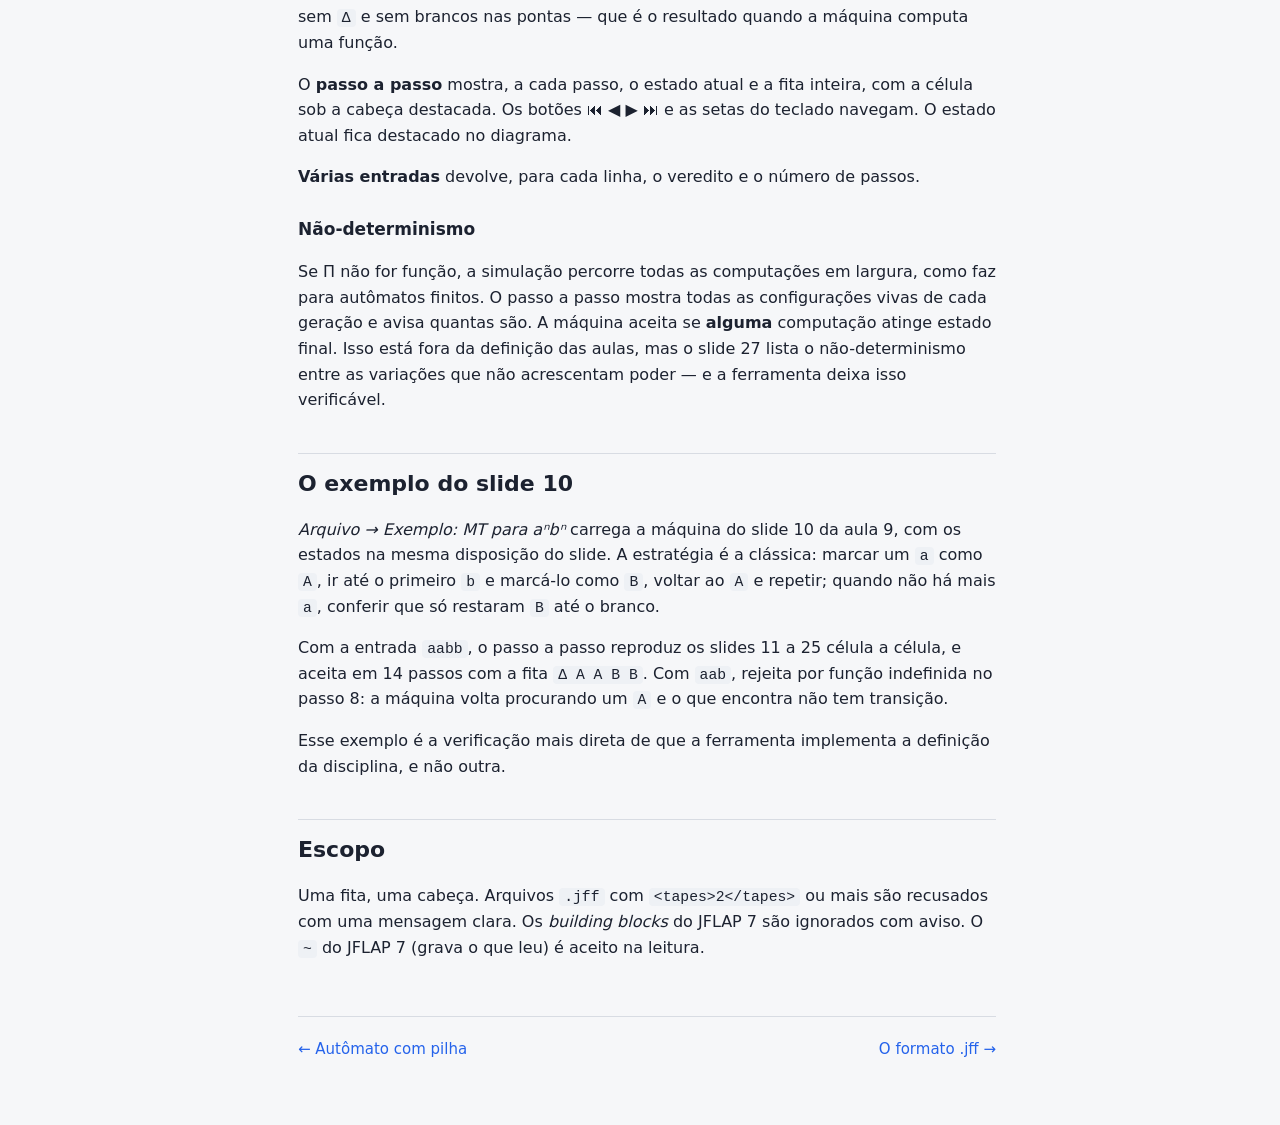
<file: docs/turing.html>
<!DOCTYPE html>
<html lang="pt-BR">
<head>
  <meta charset="utf-8">
  <meta name="viewport" content="width=device-width, initial-scale=1">
  <title>Máquinas de Turing — AutomataLab</title>
  <link rel="stylesheet" href="docs.css">
</head>
<body>
  <nav class="sidebar" aria-label="Capítulos">
    <a class="brand" href="../">AutomataLab</a>
    <p class="brand-sub">Documentação</p>
    <ol>
      <li><a href="index.html">Introdução</a></li>
      <li><a href="interface.html">Interface e menus</a></li>
      <li><a href="automatos-finitos.html">Autômatos finitos</a></li>
      <li><a href="moore.html">Máquinas de Moore</a></li>
      <li><a href="pushdown.html">Autômato com pilha</a></li>
      <li><a href="turing.html" aria-current="page">Máquinas de Turing</a></li>
      <li><a href="formato-jff.html">O formato .jff</a></li>
      <li><a href="arquitetura.html">Como foi construído</a></li>
      <li><a href="roadmap.html">Roadmap</a></li>
      <li><a href="sobre.html">Informações</a></li>
    </ol>
    <p class="sidebar-foot"><a href="https://github.com/andersonpiresme/automatalab">Código no GitHub</a></p>
  </nav>

  <main class="content">
    <article>
      <h1>Máquinas de Turing</h1>
      <p class="subtitle">A definição das aulas, implementada célula a
célula</p>
      <nav class="toc" aria-label="Nesta página">
        <p class="toc-title">Nesta página</p>
<ul>
<li><a href="#a-definição" id="toc-a-definição">A definição</a></li>
<li><a href="#a-fita" id="toc-a-fita">A fita</a></li>
<li><a href="#transições" id="toc-transições">Transições</a></li>
<li><a href="#condições-de-parada"
id="toc-condições-de-parada">Condições de parada</a></li>
<li><a href="#simulação" id="toc-simulação">Simulação</a></li>
<li><a href="#o-exemplo-do-slide-10" id="toc-o-exemplo-do-slide-10">O
exemplo do slide 10</a></li>
<li><a href="#escopo" id="toc-escopo">Escopo</a></li>
</ul>
      </nav>
<h2 id="a-definição">A definição</h2>
<p>A ferramenta implementa a máquina de Turing como a disciplina a
define — a 8-upla de Menezes:</p>
<blockquote>
<p>M = (Σ, Q, Π, q₀, F, V, ß, Δ)</p>
</blockquote>
<table>
<colgroup>
<col style="width: 33%" />
<col style="width: 33%" />
<col style="width: 33%" />
</colgroup>
<thead>
<tr>
<th>Componente</th>
<th>Significado</th>
<th>No AutomataLab</th>
</tr>
</thead>
<tbody>
<tr>
<td>Σ</td>
<td>alfabeto de entrada</td>
<td>inferido das transições: minúsculas e dígitos</td>
</tr>
<tr>
<td>Q</td>
<td>estados</td>
<td>os círculos do diagrama</td>
</tr>
<tr>
<td>Π</td>
<td>função programa: Q × (Σ ∪ V ∪ {ß, Δ}) → Q × (Σ ∪ V ∪ {ß, Δ}) × {E,
D}</td>
<td>as transições; a tabela Π no painel lateral</td>
</tr>
<tr>
<td>q₀</td>
<td>estado inicial</td>
<td>seta à esquerda</td>
</tr>
<tr>
<td>F</td>
<td>estados finais</td>
<td>círculo duplo</td>
</tr>
<tr>
<td>V</td>
<td>alfabeto auxiliar</td>
<td>inferido: maiúsculas</td>
</tr>
<tr>
<td>ß</td>
<td>branco</td>
<td>célula vazia; exibido como <code>ß</code></td>
</tr>
<tr>
<td>Δ</td>
<td>marcador de início</td>
<td>célula 0 da fita; exibido como <code>Δ</code></td>
</tr>
</tbody>
</table>
<p>Π é uma <strong>função parcial</strong>: para cada par (estado,
símbolo lido) há no máximo uma tripla (novo estado, símbolo gravado,
movimento). A validação avisa quando o mesmo estado tem duas transições
para o mesmo símbolo lido — a máquina passa a ser não-determinística, o
que a definição das aulas não prevê, mas a simulação continua
funcionando (ver abaixo).</p>
<h2 id="a-fita">A fita</h2>
<p>Na convenção das aulas, a fita é <strong>semi-infinita</strong>:
começa na célula 0, que contém <code>Δ</code>, e cresce só para a
direita. A entrada ocupa as células 1 a <em>n</em>; o resto é branco. A
cabeça de leitura começa <strong>sobre o Δ</strong>, na célula 0.</p>
<p>A ferramenta chama isso de convenção <strong>Menezes</strong> e a
adota por padrão. Existe uma segunda, chamada <strong>JFLAP</strong>,
para abrir arquivos feitos lá:</p>
<table>
<colgroup>
<col style="width: 33%" />
<col style="width: 33%" />
<col style="width: 33%" />
</colgroup>
<thead>
<tr>
<th></th>
<th>Menezes (padrão)</th>
<th>JFLAP</th>
</tr>
</thead>
<tbody>
<tr>
<td>Célula 0</td>
<td><code>Δ</code></td>
<td>primeiro símbolo da entrada</td>
</tr>
<tr>
<td>Cabeça começa</td>
<td>sobre o <code>Δ</code></td>
<td>sobre o primeiro símbolo</td>
</tr>
<tr>
<td>Fita</td>
<td>cresce só à direita</td>
<td>infinita nos dois lados</td>
</tr>
<tr>
<td>Mover à esquerda do início</td>
<td><strong>rejeita</strong> (movimento inválido)</td>
<td>a fita cresce</td>
</tr>
<tr>
<td>Branco</td>
<td><code>ß</code></td>
<td><code>□</code></td>
</tr>
<tr>
<td>Movimentos exibidos</td>
<td><code>E</code> / <code>D</code></td>
<td><code>L</code> / <code>R</code> / <code>S</code></td>
</tr>
</tbody>
</table>
<p>Uma máquina desenhada para uma convenção <strong>não roda na
outra</strong> sem adaptação: na Menezes a primeira transição sempre lê
<code>Δ</code>, e na JFLAP não há <code>Δ</code> para ler. Ao abrir um
<code>.jff</code>, a ferramenta infere a convenção — máquina que
menciona <code>Δ</code> é Menezes — e <em>Exibir → Fita</em> permite
trocar.</p>
<h2 id="transições">Transições</h2>
<p>Cada transição é uma tripla <code>(lido, gravado, movimento)</code>,
desenhada assim na aresta e digitada assim no diálogo:
<code>a,A,D</code>. Várias transições entre o mesmo par de estados
aparecem uma por linha na aresta.</p>
<table>
<thead>
<tr>
<th>Movimento</th>
<th>Digite</th>
<th>Exibido</th>
</tr>
</thead>
<tbody>
<tr>
<td>esquerda</td>
<td><code>E</code> ou <code>L</code></td>
<td><code>E</code></td>
</tr>
<tr>
<td>direita</td>
<td><code>D</code> ou <code>R</code></td>
<td><code>D</code></td>
</tr>
<tr>
<td>parado</td>
<td><code>S</code> ou <code>P</code></td>
<td><code>S</code></td>
</tr>
</tbody>
</table>
<p>O branco pode ser digitado como <code>ß</code>, <code>□</code>,
<code>_</code> ou simplesmente nada (<code>,,D</code> lê branco, grava
branco, move à direita). O marcador é <code>Δ</code> ou <code>^</code>.
A letra <code>b</code> é a letra <code>b</code> — nunca é interpretada
como branco.</p>
<p>A <strong>tabela Π</strong> no painel lateral tem as colunas na ordem
dos slides: <code>Δ</code>, os símbolos de entrada, os auxiliares,
<code>ß</code>. Cada célula mostra
<code>(destino, gravado, movimento)</code>.</p>
<h2 id="condições-de-parada">Condições de parada</h2>
<p>As três do slide 26, nomeadas no veredito:</p>
<table>
<colgroup>
<col style="width: 33%" />
<col style="width: 33%" />
<col style="width: 33%" />
</colgroup>
<thead>
<tr>
<th>Condição</th>
<th>O que acontece</th>
<th>Veredito</th>
</tr>
</thead>
<tbody>
<tr>
<td><strong>Estado final</strong></td>
<td>a máquina entra num estado de F</td>
<td><strong>Aceita</strong> — parou em estado final</td>
</tr>
<tr>
<td><strong>Função indefinida</strong></td>
<td>Π não tem entrada para (estado atual, símbolo lido)</td>
<td><strong>Rejeita</strong> — função indefinida</td>
</tr>
<tr>
<td><strong>Movimento inválido</strong></td>
<td>a transição manda para a esquerda e a cabeça está na célula 0</td>
<td><strong>Rejeita</strong> — movimento inválido à esquerda do Δ</td>
</tr>
</tbody>
</table>
<p>Há uma quarta situação, que não é parada: a máquina pode <strong>não
parar</strong>. A ferramenta limita a execução a 10.000 passos e,
atingido o limite, informa <em>“não parou — possível loop”</em>. Isso é
deliberadamente diferente de rejeitar: é a distinção entre REJEITA(M) e
LOOP(M) do slide 38, e é o que separa linguagem recursiva de
recursivamente enumerável.</p>
<p>Um detalhe que costuma gerar dúvida: o estado final aceita <strong>ao
ser alcançado</strong>. A máquina não executa a transição que sairia
dele — mesmo que exista — e não verifica o que está sob a cabeça. Por
isso um somador que termina com a cabeça sobre o <code>Δ</code> num
estado final aceita sem disparar “movimento inválido”.</p>
<h2 id="simulação">Simulação</h2>
<p>A <strong>execução rápida</strong> roda até parar e mostra a fita
final, com a cabeça destacada, o veredito e o número de passos. Se
aceitou, mostra também o conteúdo útil da fita — sem <code>Δ</code> e
sem brancos nas pontas — que é o resultado quando a máquina computa uma
função.</p>
<p>O <strong>passo a passo</strong> mostra, a cada passo, o estado atual
e a fita inteira, com a célula sob a cabeça destacada. Os botões ⏮ ◀ ▶ ⏭
e as setas do teclado navegam. O estado atual fica destacado no
diagrama.</p>
<p><strong>Várias entradas</strong> devolve, para cada linha, o veredito
e o número de passos.</p>
<h3 id="não-determinismo">Não-determinismo</h3>
<p>Se Π não for função, a simulação percorre todas as computações em
largura, como faz para autômatos finitos. O passo a passo mostra todas
as configurações vivas de cada geração e avisa quantas são. A máquina
aceita se <strong>alguma</strong> computação atinge estado final. Isso
está fora da definição das aulas, mas o slide 27 lista o
não-determinismo entre as variações que não acrescentam poder — e a
ferramenta deixa isso verificável.</p>
<h2 id="o-exemplo-do-slide-10">O exemplo do slide 10</h2>
<p><em>Arquivo → Exemplo: MT para aⁿbⁿ</em> carrega a máquina do slide
10 da aula 9, com os estados na mesma disposição do slide. A estratégia
é a clássica: marcar um <code>a</code> como <code>A</code>, ir até o
primeiro <code>b</code> e marcá-lo como <code>B</code>, voltar ao
<code>A</code> e repetir; quando não há mais <code>a</code>, conferir
que só restaram <code>B</code> até o branco.</p>
<p>Com a entrada <code>aabb</code>, o passo a passo reproduz os slides
11 a 25 célula a célula, e aceita em 14 passos com a fita
<code>Δ A A B B</code>. Com <code>aab</code>, rejeita por função
indefinida no passo 8: a máquina volta procurando um <code>A</code> e o
que encontra não tem transição.</p>
<p>Esse exemplo é a verificação mais direta de que a ferramenta
implementa a definição da disciplina, e não outra.</p>
<h2 id="escopo">Escopo</h2>
<p>Uma fita, uma cabeça. Arquivos <code>.jff</code> com
<code>&lt;tapes&gt;2&lt;/tapes&gt;</code> ou mais são recusados com uma
mensagem clara. Os <em>building blocks</em> do JFLAP 7 são ignorados com
aviso. O <code>~</code> do JFLAP 7 (grava o que leu) é aceito na
leitura.</p>
    </article>
    <footer class="chapter-nav">
      <a class="prev" href="pushdown.html">← Autômato com pilha</a>
      <a class="next" href="formato-jff.html">O formato .jff →</a>
    </footer>
  </main>
</body>
</html>
</file>
<file: src/styles.css>
:root {
  color-scheme: light dark;
  --bg: #f6f7f9;
  --panel: #ffffff;
  --border: #d8dce3;
  --ink: #1c2230;
  --muted: #5c6676;
  --accent: #2563eb;
  --accent-soft: #dbeafe;
  --danger: #b91c1c;
  --warn: #b45309;
  --ok: #15803d;
  --edge: #4b5563;
  --canvas: #ffffff;
  --grid: #eef1f5;
}

/*
 * Tema escuro em três situações, não duas: o sistema operacional pode pedir
 * escuro (prefers-color-scheme), e o hospedeiro pode marcar a escolha explícita
 * do leitor em data-theme. A marcação explícita vence dos dois lados, por isso
 * a media query é guardada contra data-theme="light". A lista de tokens é a
 * mesma nos dois blocos de propósito: CSS não permite reaproveitar um bloco de
 * declarações entre seletores.
 */
@media (prefers-color-scheme: dark) {
  :root:not([data-theme="light"]) {
    --bg: #14181f;
    --panel: #1b212b;
    --border: #2c3542;
    --ink: #e6eaf0;
    --muted: #9aa5b4;
    --accent: #60a5fa;
    --accent-soft: #1e3a5f;
    --danger: #f87171;
    --warn: #fbbf24;
    --ok: #4ade80;
    --edge: #9aa5b4;
    --canvas: #10141a;
    --grid: #1a1f27;
  }
}

:root[data-theme="dark"] {
  --bg: #14181f;
  --panel: #1b212b;
  --border: #2c3542;
  --ink: #e6eaf0;
  --muted: #9aa5b4;
  --accent: #60a5fa;
  --accent-soft: #1e3a5f;
  --danger: #f87171;
  --warn: #fbbf24;
  --ok: #4ade80;
  --edge: #9aa5b4;
  --canvas: #10141a;
  --grid: #1a1f27;
}

* { box-sizing: border-box; }

body {
  margin: 0;
  height: 100vh;
  display: flex;
  flex-direction: column;
  background: var(--bg);
  color: var(--ink);
  font: 14px/1.5 system-ui, -apple-system, "Segoe UI", sans-serif;
}

/* ---------- barra de menus ---------- */

.menubar {
  display: flex;
  align-items: center;
  gap: 14px;
  flex-wrap: wrap;
  padding: 8px 16px;
  background: var(--panel);
  border-bottom: 1px solid var(--border);
}

.menubar h1 {
  margin: 0;
  font-size: 15px;
  letter-spacing: 0.02em;
}

.menus { display: flex; gap: 2px; }

.menu { position: relative; }

.menu > summary {
  list-style: none;
  cursor: pointer;
  padding: 6px 12px;
  border-radius: 6px;
  user-select: none;
}

.menu > summary::-webkit-details-marker { display: none; }
.menu > summary:hover { background: var(--bg); }
.menu[open] > summary { background: var(--accent-soft); }

.menu-items {
  position: absolute;
  top: calc(100% + 4px);
  left: 0;
  z-index: 20;
  min-width: 230px;
  display: flex;
  flex-direction: column;
  padding: 6px;
  background: var(--panel);
  border: 1px solid var(--border);
  border-radius: 8px;
  box-shadow: 0 10px 30px #0003;
}

.menu-items button,
.menu-items a {
  border: none;
  background: none;
  text-align: left;
  padding: 7px 10px;
  border-radius: 5px;
}

.menu-items a {
  display: block;
  color: var(--ink);
  text-decoration: none;
}

.menu-items button:hover,
.menu-items a:hover { background: var(--accent-soft); }
.menu-items hr { border: none; border-top: 1px solid var(--border); margin: 5px 2px; width: 100%; }

/* Menu de contexto (botão direito no diagrama) */
.context-menu {
  position: fixed;
  z-index: 40;
  min-width: 210px;
  display: flex;
  flex-direction: column;
  padding: 6px;
  background: var(--panel);
  border: 1px solid var(--border);
  border-radius: 8px;
  box-shadow: 0 10px 30px #0003;
}
.context-menu[hidden] { display: none; }
.context-menu button {
  border: none;
  background: none;
  text-align: left;
  padding: 7px 10px;
  border-radius: 5px;
  color: var(--ink);
}
.context-menu button:hover:not(:disabled) { background: var(--accent-soft); }
.context-menu button:disabled { opacity: 0.45; cursor: default; }
.context-menu button.danger { color: var(--danger); }
.context-menu hr { border: none; border-top: 1px solid var(--border); margin: 5px 2px; }

button {
  font: inherit;
  padding: 6px 12px;
  border: 1px solid var(--border);
  border-radius: 6px;
  background: var(--panel);
  color: var(--ink);
  cursor: pointer;
}

button:hover:not(:disabled) { border-color: var(--accent); }
button:disabled { opacity: 0.45; cursor: default; }
button.primary { background: var(--accent); border-color: var(--accent); color: #fff; }
button.danger { color: var(--danger); }

.modes { display: flex; gap: 6px; }

.modes button.active {
  background: var(--accent-soft);
  border-color: var(--accent);
  font-weight: 600;
}

.file-name {
  margin-left: auto;
  color: var(--muted);
  font-family: ui-monospace, "SF Mono", Menlo, monospace;
  font-size: 12px;
}

/* ---------- layout principal ---------- */

main {
  flex: 1;
  display: flex;
  min-height: 0;
}

.canvas-wrap {
  flex: 1;
  position: relative;
  min-width: 0;
  background:
    linear-gradient(var(--grid) 1px, transparent 1px) 0 0 / 32px 32px,
    linear-gradient(90deg, var(--grid) 1px, transparent 1px) 0 0 / 32px 32px,
    var(--canvas);
}

#canvas {
  width: 100%;
  height: 100%;
  display: block;
  touch-action: none;
}

.status {
  position: absolute;
  left: 12px;
  bottom: 12px;
  margin: 0;
  padding: 6px 12px;
  border-radius: 6px;
  background: var(--panel);
  border: 1px solid var(--border);
  color: var(--muted);
  max-width: calc(100% - 24px);
}

.status.ok { color: var(--accent); border-color: var(--accent); }
.status.warn { border-color: var(--warn); color: var(--warn); }
.status.error { border-color: var(--danger); color: var(--danger); }

.sidebar {
  width: 340px;
  flex-shrink: 0;
  border-left: 1px solid var(--border);
  background: var(--panel);
  overflow-y: auto;
  padding: 4px 16px 24px;
}

.sidebar h2 {
  font-size: 12px;
  text-transform: uppercase;
  letter-spacing: 0.06em;
  color: var(--muted);
  margin: 20px 0 8px;
}

.sidebar h3 { margin: 14px 0 8px; font-size: 14px; }

.hint, .counts { color: var(--muted); margin: 4px 0; }

.problems {
  margin: 8px 0;
  padding-left: 18px;
  color: var(--warn);
}

.actions { display: flex; flex-wrap: wrap; gap: 6px; }

.symbols { list-style: none; margin: 8px 0; padding: 0; display: flex; flex-wrap: wrap; gap: 6px; }

.symbols li {
  display: flex;
  align-items: center;
  gap: 4px;
  border: 1px solid var(--border);
  border-radius: 6px;
  padding: 2px 4px 2px 8px;
}

.symbols code { font-size: 13px; }
.symbols button { padding: 0 6px; border: none; background: none; color: var(--muted); }
.symbols button:hover { color: var(--danger); }

/* ---------- simulação ---------- */

.sim-run { display: flex; gap: 6px; }

.sim-run input {
  flex: 1;
  min-width: 0;
  font: 14px ui-monospace, Menlo, monospace;
  padding: 6px 10px;
  border: 1px solid var(--border);
  border-radius: 6px;
  background: var(--bg);
  color: var(--ink);
}

.sim-run input:focus { outline: 2px solid var(--accent); outline-offset: -1px; }

.verdict {
  margin: 10px 0 4px;
  padding: 6px 10px;
  border-radius: 6px;
  font-weight: 600;
}

.verdict.accept { background: color-mix(in srgb, var(--ok) 18%, transparent); color: var(--ok); }
.verdict.reject { background: color-mix(in srgb, var(--danger) 15%, transparent); color: var(--danger); }

.path { font-family: ui-monospace, Menlo, monospace; font-size: 13px; line-height: 2; }
.path .arrow { color: var(--muted); }

.stepper { display: flex; align-items: center; gap: 4px; margin: 10px 0 8px; flex-wrap: wrap; }
.stepper button { padding: 4px 9px; }
.stepper .counts { margin-left: 4px; font-size: 12px; }

.configs { list-style: none; margin: 6px 0; padding: 0; display: flex; flex-direction: column; gap: 4px; }

.configs li {
  display: flex;
  align-items: center;
  gap: 10px;
  padding: 4px 8px;
  border: 1px solid var(--border);
  border-radius: 6px;
}

.configs li.accept { border-color: var(--ok); }
.cfg-state { font-weight: 600; min-width: 34px; }

.tape { font-family: ui-monospace, Menlo, monospace; font-size: 13px; }
.tape .done { color: var(--muted); }
.tape .eof { color: var(--muted); }

.tape .caret {
  display: inline-block;
  width: 0;
  border-left: 2px solid var(--accent);
  height: 1.1em;
  vertical-align: text-bottom;
  margin: 0 1px;
}

/* ---------- fita da máquina de Turing ---------- */

.tm-config { align-items: flex-start; }
.tm-config .cfg-state { padding-top: 4px; }

.tm-tape {
  display: flex;
  flex-wrap: wrap;
  gap: 2px;
  font-family: ui-monospace, Menlo, monospace;
  font-size: 13px;
}

.tm-tape .cell {
  min-width: 1.6em;
  padding: 3px 4px;
  text-align: center;
  border: 1px solid var(--border);
  border-radius: 3px;
  background: var(--bg);
}

.tm-tape .cell.blank { color: var(--muted); }
.tm-tape .cell.marker { color: var(--accent); font-weight: 600; }

/* a célula sob a cabeça de leitura */
.tm-tape .cell.head {
  border-color: var(--accent);
  background: color-mix(in srgb, var(--accent) 22%, var(--bg));
  color: var(--ink);
  font-weight: 700;
  box-shadow: 0 2px 0 var(--accent);
}

/* PDA: a configuração mostra estado, entrada restante e a pilha (topo à esquerda) */
.pda-config { align-items: center; flex-wrap: wrap; }
.pda-stack {
  display: inline-flex;
  gap: 2px;
  margin-left: auto;
  padding-left: 8px;
  font-family: ui-monospace, Menlo, monospace;
  font-size: 13px;
}
.pda-stack .cell {
  min-width: 1.4em;
  padding: 2px 4px;
  text-align: center;
  border: 1px solid var(--border);
  border-radius: 3px;
  background: var(--bg);
}
.pda-stack .cell.blank { color: var(--muted); }
/* o topo da pilha, à esquerda, destacado */
.pda-stack .cell.head {
  border-color: var(--accent);
  background: color-mix(in srgb, var(--accent) 22%, var(--bg));
  color: var(--ink);
  font-weight: 700;
}

/* ---------- diálogos ---------- */

dialog {
  border: 1px solid var(--border);
  border-radius: 10px;
  background: var(--panel);
  color: var(--ink);
  padding: 20px;
  min-width: 300px;
  max-width: min(520px, 92vw);
  box-shadow: 0 12px 40px #0004;
}

dialog::backdrop { background: #0006; }

dialog label { display: block; font-weight: 600; margin-bottom: 8px; }

dialog input, dialog textarea {
  font: inherit;
  width: 100%;
  padding: 7px 10px;
  border: 1px solid var(--border);
  border-radius: 6px;
  background: var(--bg);
  color: var(--ink);
}

dialog textarea { font-family: ui-monospace, Menlo, monospace; resize: vertical; }
dialog input:focus, dialog textarea:focus { outline: 2px solid var(--accent); outline-offset: -1px; }
dialog .hint { font-size: 12px; margin: 6px 0 0; }

dialog menu {
  display: flex;
  justify-content: flex-end;
  gap: 8px;
  margin: 16px 0 0;
  padding: 0;
}

#text-area { min-height: 7em; }
#text-area:read-only { color: var(--muted); }

#batch-results { max-height: 40vh; overflow-y: auto; margin-top: 12px; }
#batch-results .accept { color: var(--ok); }
#batch-results .reject { color: var(--danger); }

table.batch { width: 100%; border-collapse: collapse; font-size: 13px; }
table.batch th, table.batch td { border: 1px solid var(--border); padding: 4px 8px; text-align: left; }

/* ---------- tabela de transições ---------- */

#transition-table table {
  border-collapse: collapse;
  width: 100%;
  font-size: 13px;
}

#transition-table th,
#transition-table td {
  border: 1px solid var(--border);
  padding: 4px 8px;
  text-align: left;
}

#transition-table thead th { background: var(--bg); }
#transition-table tbody th { font-weight: 600; white-space: nowrap; }
#transition-table td { color: var(--muted); }
#transition-table td.cell-output { color: var(--accent); font-weight: 600; }

/* ---------- SVG ---------- */

.node-circle {
  fill: var(--panel);
  stroke: var(--ink);
  stroke-width: 2;
}

.node-circle.inner { fill: none; }

.node.selected .node-circle { stroke: var(--accent); stroke-width: 3; }
.node.pending .node-circle { stroke: var(--accent); stroke-dasharray: 4 3; }

/* estado alcançado pela simulação no passo atual */
.node.active .node-circle {
  fill: color-mix(in srgb, var(--accent) 30%, var(--panel));
  stroke: var(--accent);
  stroke-width: 3;
}

/* estado com não-determinismo */
.node.nondet .node-circle {
  stroke: var(--warn);
  stroke-width: 3;
}

.node-label {
  fill: var(--ink);
  font: 600 14px system-ui, sans-serif;
  pointer-events: none;
  user-select: none;
}

.node-note { fill: var(--muted); font: 11px system-ui, sans-serif; pointer-events: none; }

/* saída do estado numa máquina de Moore */
.node-output {
  fill: var(--accent);
  font: 600 11px ui-monospace, Menlo, monospace;
  pointer-events: none;
  user-select: none;
  paint-order: stroke;
  stroke: var(--canvas);
  stroke-width: 3px;
  stroke-linejoin: round;
}

.initial-marker { fill: none; stroke: var(--ink); stroke-width: 2; }

.edge-line {
  fill: none;
  stroke: var(--edge);
  stroke-width: 2;
}

.edge-hit {
  fill: none;
  stroke: transparent;
  stroke-width: 14;
  cursor: pointer;
}

.edge.selected .edge-line { stroke: var(--accent); stroke-width: 3; }
.edge.lambda .edge-line { stroke: var(--warn); stroke-width: 3; stroke-dasharray: 7 4; }

.edge-label {
  fill: var(--ink);
  font: 13px ui-monospace, Menlo, monospace;
  pointer-events: none;
  user-select: none;
  paint-order: stroke;
  stroke: var(--canvas);
  stroke-width: 4px;
  stroke-linejoin: round;
}

.edge.lambda .edge-label { fill: var(--warn); }

.edge-ghost {
  stroke: var(--accent);
  stroke-width: 2;
  stroke-dasharray: 5 4;
}

.arrow-head { fill: var(--edge); }
.arrow-head.selected { fill: var(--accent); }

/* ---------- impressão ---------- */

@media print {
  .menubar, .sidebar, .status { display: none !important; }
  body { height: auto; background: #fff; }
  main { display: block; }
  .canvas-wrap { background: #fff; }
  #canvas { height: 90vh; }
  .node-circle { fill: #fff; stroke: #000; }
  .node-label, .edge-label, .node-note { fill: #000; stroke: none; }
  .edge-line, .initial-marker { stroke: #000; }
  .arrow-head { fill: #000; }
  .node.active .node-circle, .node.nondet .node-circle,
  .node.selected .node-circle { fill: #fff; stroke: #000; stroke-width: 2; }
  .edge.lambda .edge-line { stroke: #000; stroke-dasharray: 7 4; }
}

@media (max-width: 900px) {
  main { flex-direction: column; }
  .sidebar { width: auto; border-left: none; border-top: 1px solid var(--border); max-height: 50vh; }
}
</file>
<file: docs/docs.css>
/* Documentação do AutomataLab — os mesmos tokens da ferramenta. */

:root {
  color-scheme: light dark;
  --bg: #f6f7f9;
  --panel: #ffffff;
  --border: #d8dce3;
  --ink: #1c2230;
  --muted: #5c6676;
  --accent: #2563eb;
  --accent-soft: #dbeafe;
  --warn: #b45309;
  --code-bg: #eef1f5;
}

@media (prefers-color-scheme: dark) {
  :root:not([data-theme="light"]) {
    --bg: #14181f;
    --panel: #1b212b;
    --border: #2c3542;
    --ink: #e6eaf0;
    --muted: #9aa5b4;
    --accent: #60a5fa;
    --accent-soft: #1e3a5f;
    --warn: #fbbf24;
    --code-bg: #10141a;
  }
}

:root[data-theme="dark"] {
  --bg: #14181f;
  --panel: #1b212b;
  --border: #2c3542;
  --ink: #e6eaf0;
  --muted: #9aa5b4;
  --accent: #60a5fa;
  --accent-soft: #1e3a5f;
  --warn: #fbbf24;
  --code-bg: #10141a;
}

* { box-sizing: border-box; }

body {
  margin: 0;
  display: grid;
  grid-template-columns: 250px 1fr;
  min-height: 100vh;
  background: var(--bg);
  color: var(--ink);
  font: 16px/1.6 system-ui, -apple-system, "Segoe UI", sans-serif;
}

/* ---------- barra lateral ---------- */

.sidebar {
  position: sticky;
  top: 0;
  height: 100vh;
  padding: 24px 20px;
  border-right: 1px solid var(--border);
  background: var(--panel);
  overflow-y: auto;
}

.brand {
  display: block;
  font-weight: 700;
  font-size: 17px;
  color: var(--ink);
  text-decoration: none;
  letter-spacing: 0.02em;
}

.brand-sub {
  margin: 2px 0 20px;
  font-size: 12px;
  text-transform: uppercase;
  letter-spacing: 0.08em;
  color: var(--muted);
}

.sidebar ol {
  list-style: none;
  margin: 0;
  padding: 0;
  counter-reset: cap;
}

.sidebar li { counter-increment: cap; }

.sidebar li a {
  display: block;
  padding: 6px 10px;
  border-radius: 6px;
  color: var(--ink);
  text-decoration: none;
  font-size: 14px;
}

.sidebar li a::before {
  content: counter(cap) ". ";
  color: var(--muted);
  font-variant-numeric: tabular-nums;
}

.sidebar li a:hover { background: var(--bg); }
.sidebar li a[aria-current="page"] { background: var(--accent-soft); font-weight: 600; }

.sidebar-foot { margin-top: 28px; font-size: 13px; }
.sidebar-foot a { color: var(--muted); }

/* ---------- conteúdo ---------- */

.content {
  max-width: 78ch;
  padding: 40px 48px 64px;
}

h1 { font-size: 30px; line-height: 1.2; margin: 0 0 6px; text-wrap: balance; }
.subtitle { margin: 0 0 28px; color: var(--muted); font-size: 17px; }
h2 { font-size: 22px; margin: 40px 0 12px; padding-top: 12px; border-top: 1px solid var(--border); }
h3 { font-size: 17px; margin: 26px 0 8px; }
h2:first-of-type { border-top: none; }

p, li { max-width: 70ch; }
a { color: var(--accent); }

code {
  font: 0.92em ui-monospace, "SF Mono", Menlo, monospace;
  background: var(--code-bg);
  padding: 1px 5px;
  border-radius: 4px;
}

pre {
  background: var(--code-bg);
  border: 1px solid var(--border);
  border-radius: 8px;
  padding: 12px 16px;
  overflow-x: auto;
  line-height: 1.45;
}

pre code { background: none; padding: 0; }

table {
  border-collapse: collapse;
  width: 100%;
  margin: 14px 0 20px;
  font-size: 14.5px;
  display: block;
  overflow-x: auto;
}

th, td {
  border: 1px solid var(--border);
  padding: 7px 10px;
  text-align: left;
  vertical-align: top;
}

th { background: var(--panel); font-weight: 600; }
td code, th code { white-space: nowrap; }

figure { margin: 22px 0; }
figure img { max-width: 100%; border: 1px solid var(--border); border-radius: 8px; background: #fff; }
figcaption { margin-top: 8px; font-size: 14px; color: var(--muted); }

blockquote {
  margin: 18px 0;
  padding: 10px 16px;
  border-left: 3px solid var(--accent);
  background: var(--panel);
  border-radius: 0 6px 6px 0;
}

blockquote p { margin: 4px 0; }

.toc {
  margin: 0 0 32px;
  padding: 12px 16px;
  background: var(--panel);
  border: 1px solid var(--border);
  border-radius: 8px;
  font-size: 14px;
}

.toc-title { margin: 0 0 6px; font-weight: 600; text-transform: uppercase; letter-spacing: 0.06em; font-size: 12px; color: var(--muted); }
.toc ul { margin: 0; padding-left: 18px; }
.toc ul ul { display: none; }
.toc a { color: var(--ink); text-decoration: none; }
.toc a:hover { color: var(--accent); }

kbd {
  font: 0.85em ui-monospace, Menlo, monospace;
  border: 1px solid var(--border);
  border-bottom-width: 2px;
  border-radius: 4px;
  padding: 1px 6px;
  background: var(--panel);
}

.chapter-nav {
  display: flex;
  justify-content: space-between;
  margin-top: 56px;
  padding-top: 20px;
  border-top: 1px solid var(--border);
  font-size: 15px;
}

.chapter-nav a { text-decoration: none; }

@media (max-width: 820px) {
  body { grid-template-columns: 1fr; }
  .sidebar { position: static; height: auto; border-right: none; border-bottom: 1px solid var(--border); }
  .content { padding: 24px 20px 48px; }
}

@media print {
  .sidebar, .chapter-nav, .toc { display: none; }
  body { display: block; background: #fff; color: #000; }
  .content { max-width: none; padding: 0; }
}
</file>
